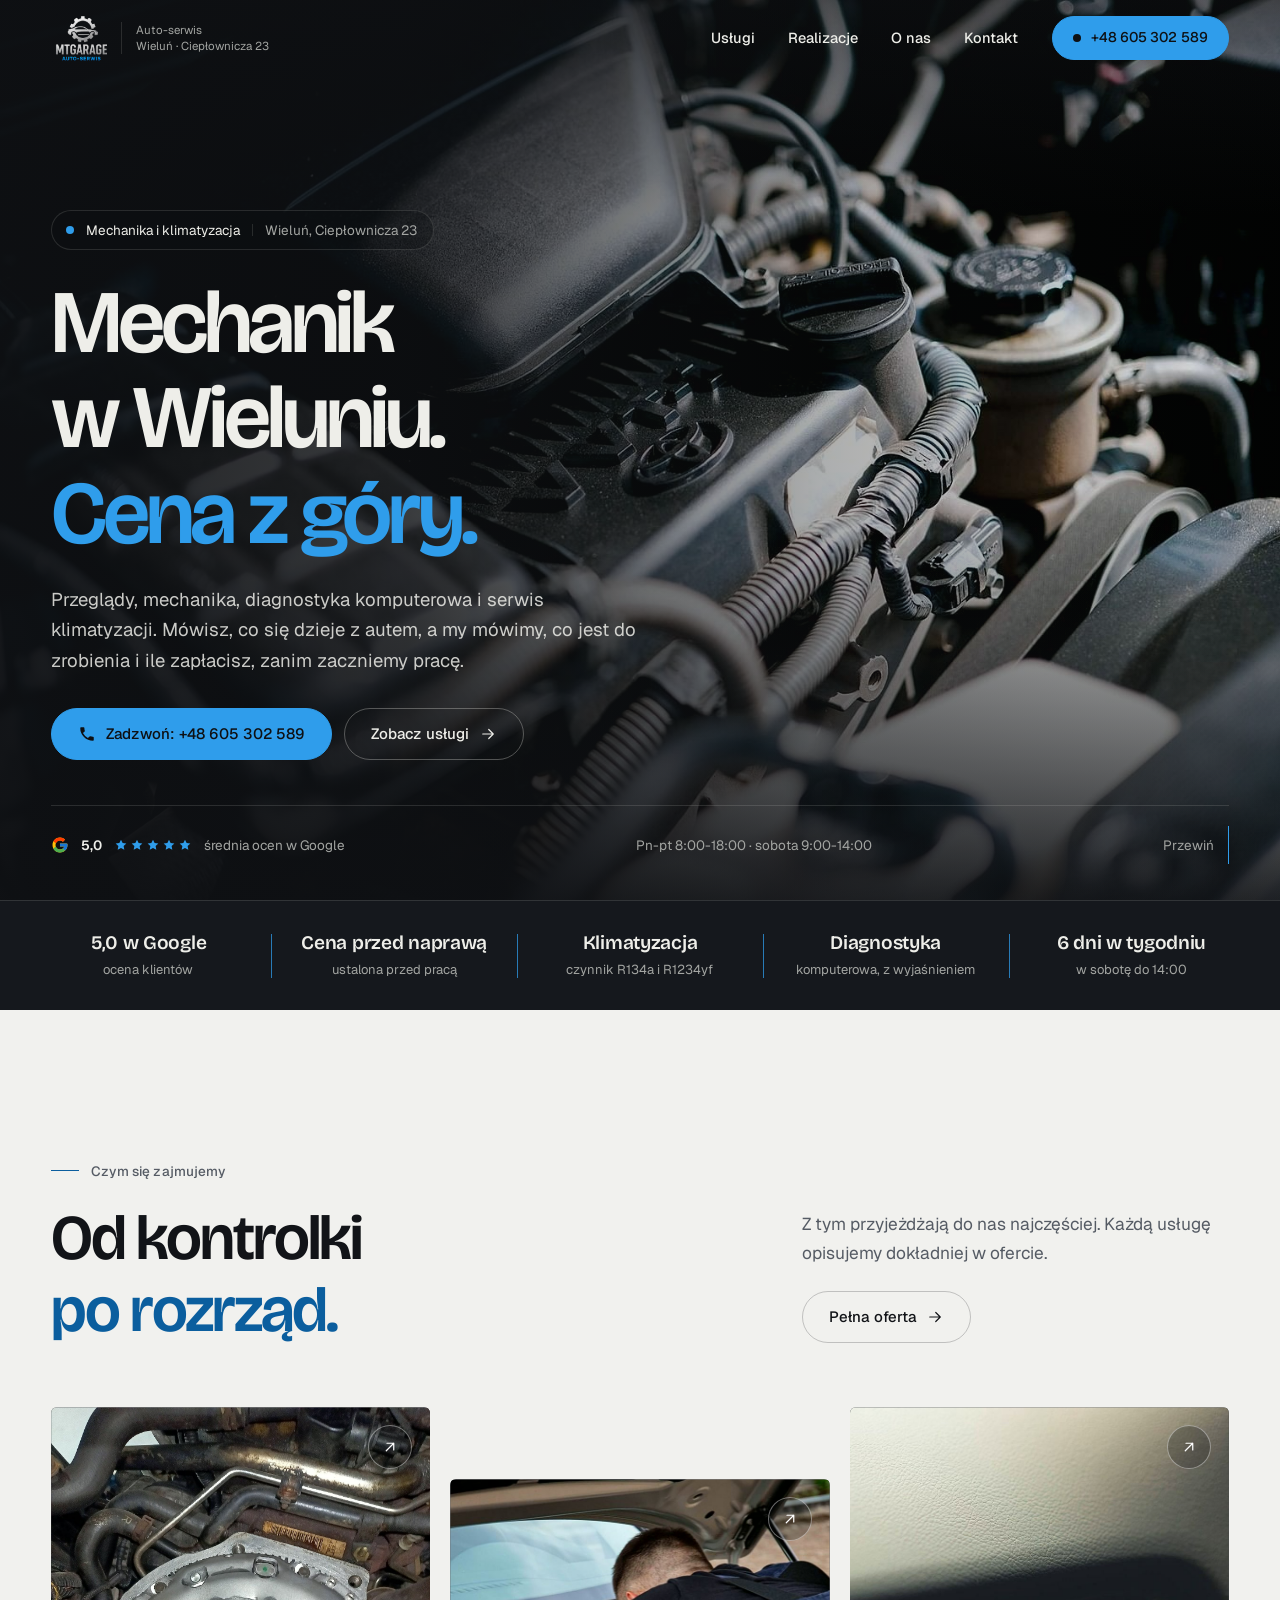
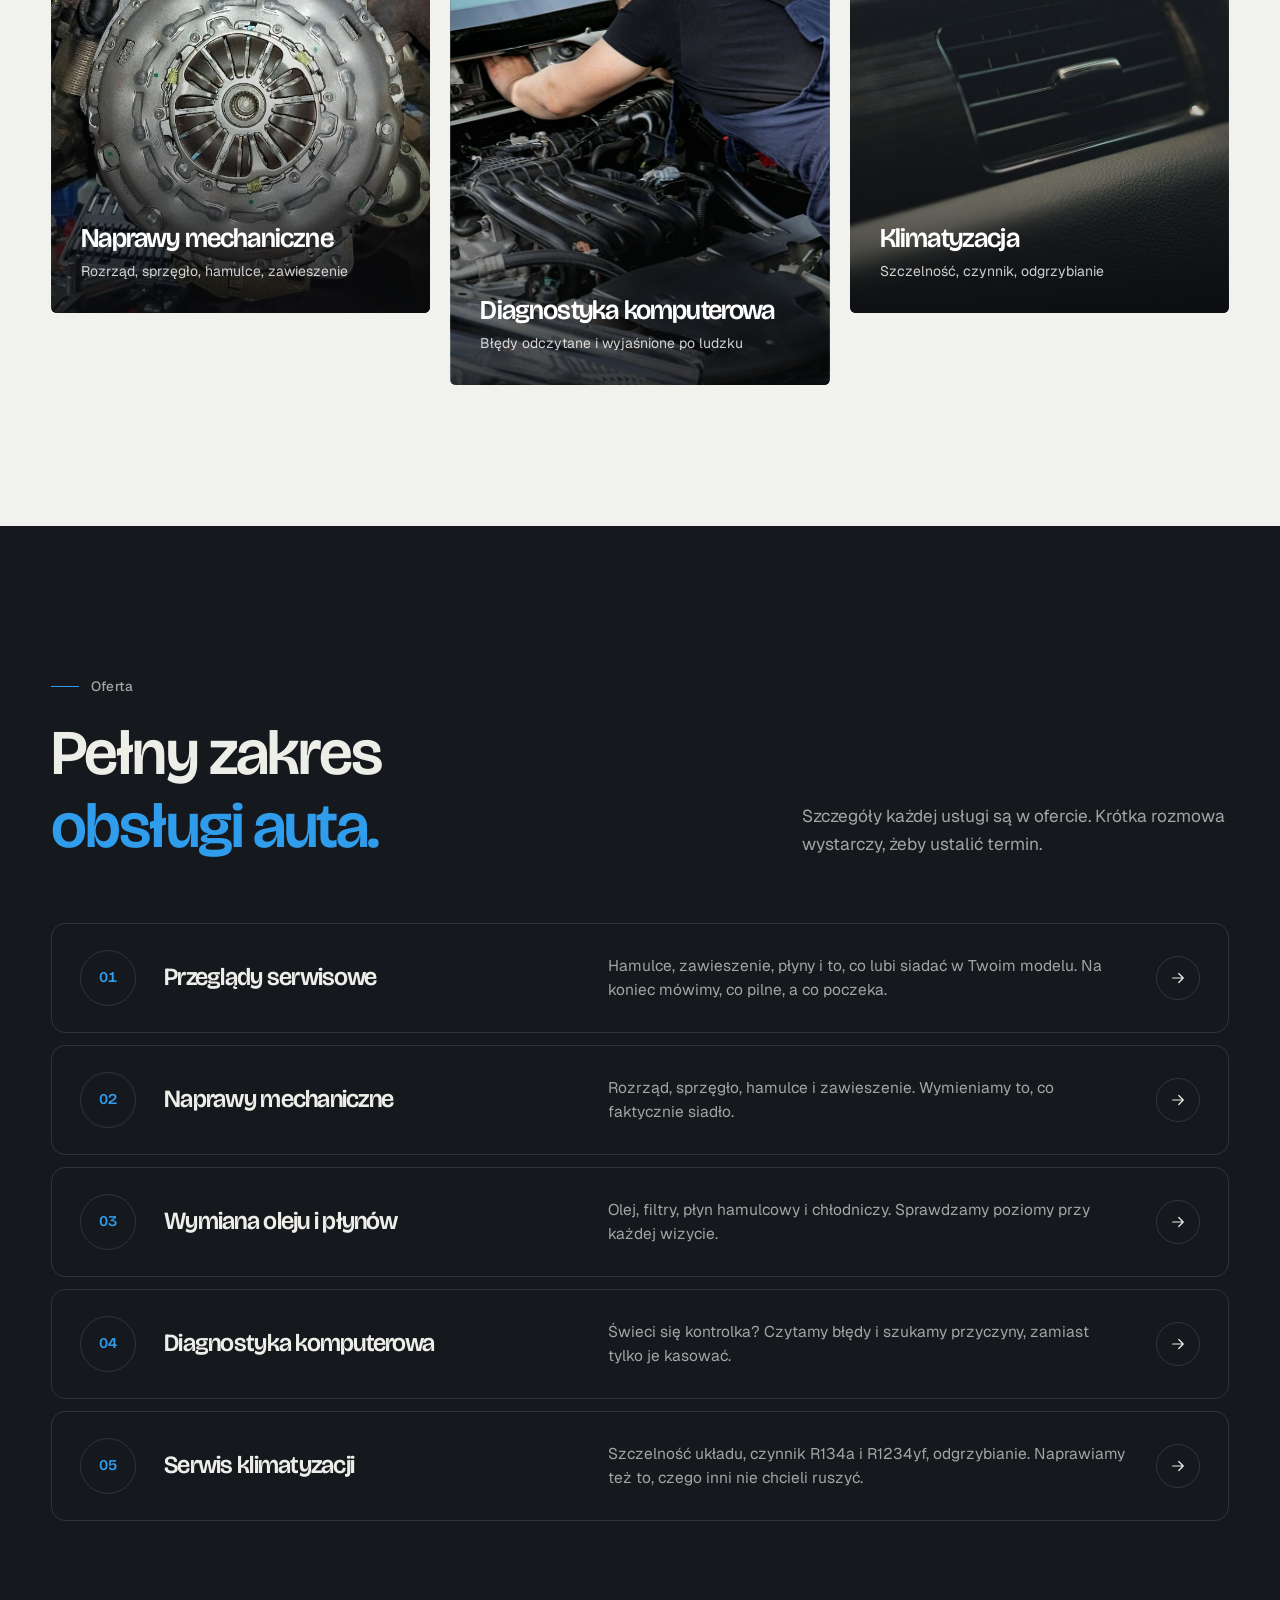
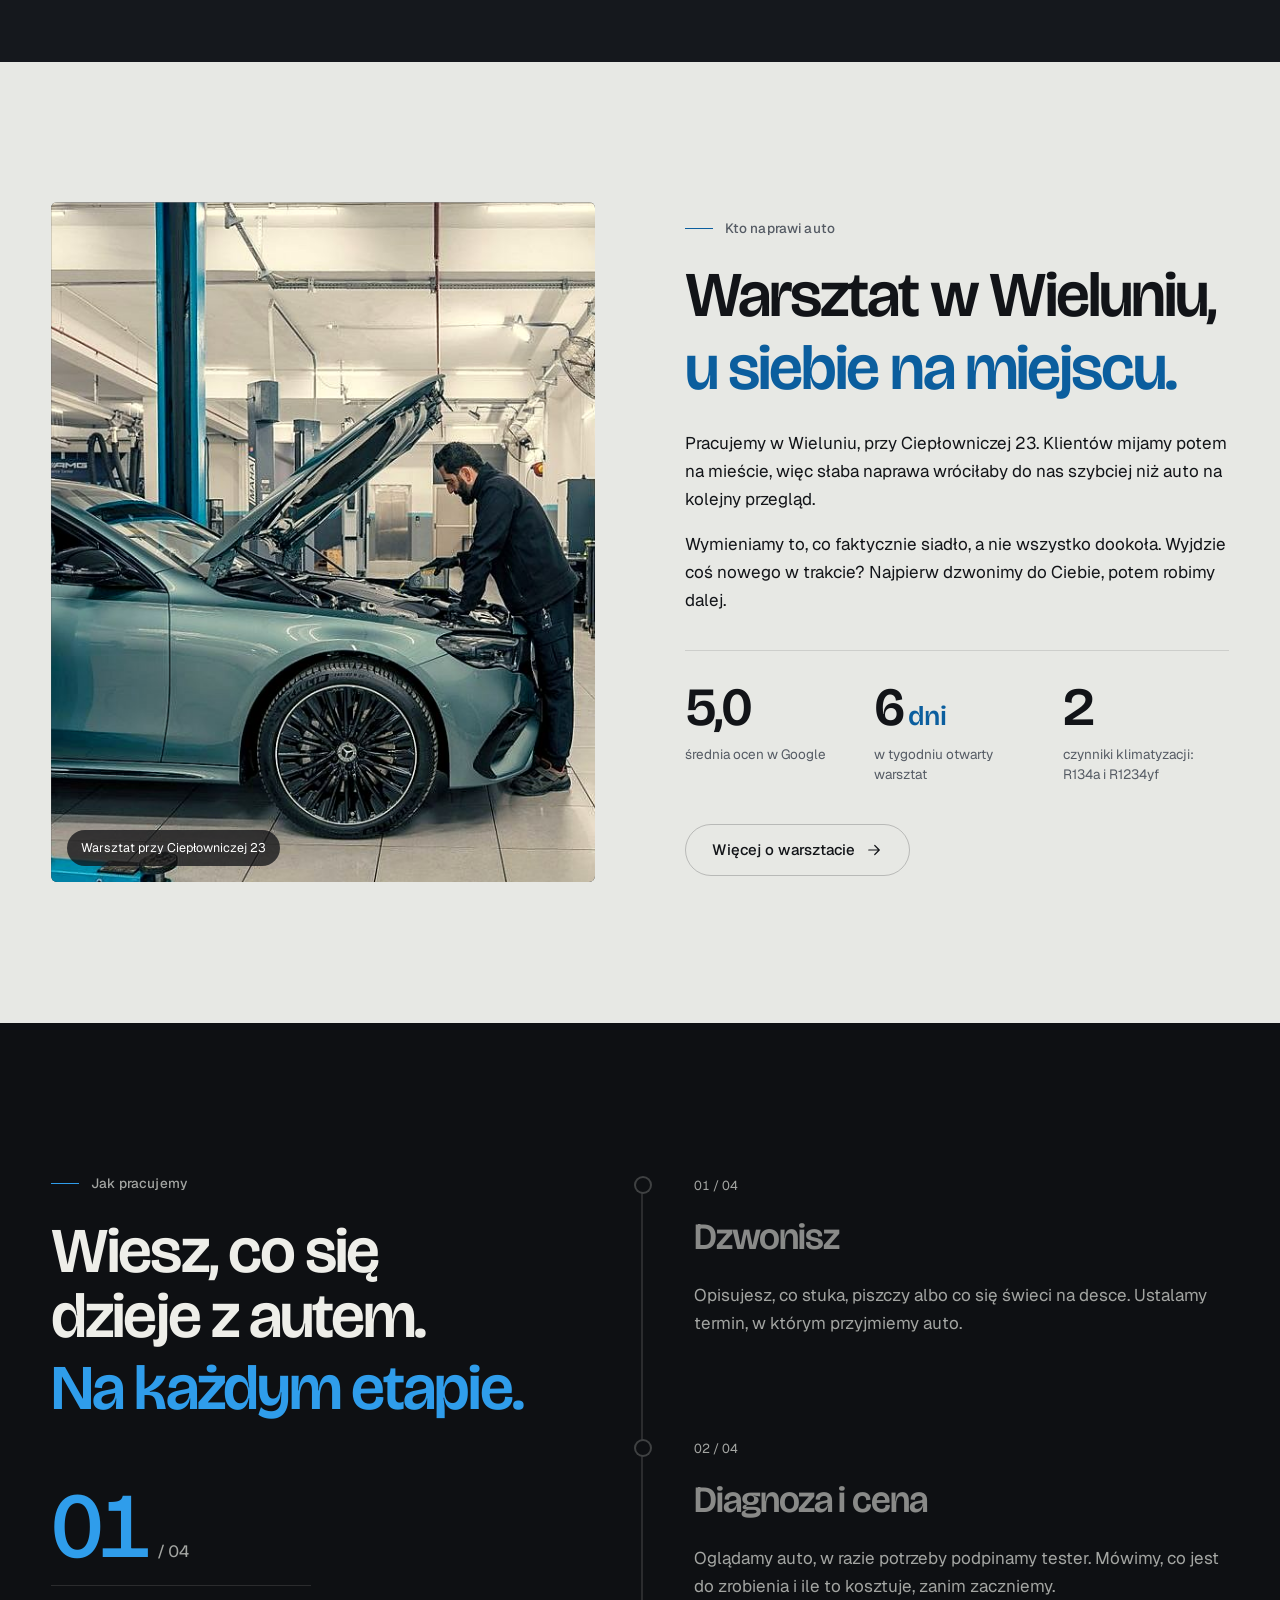
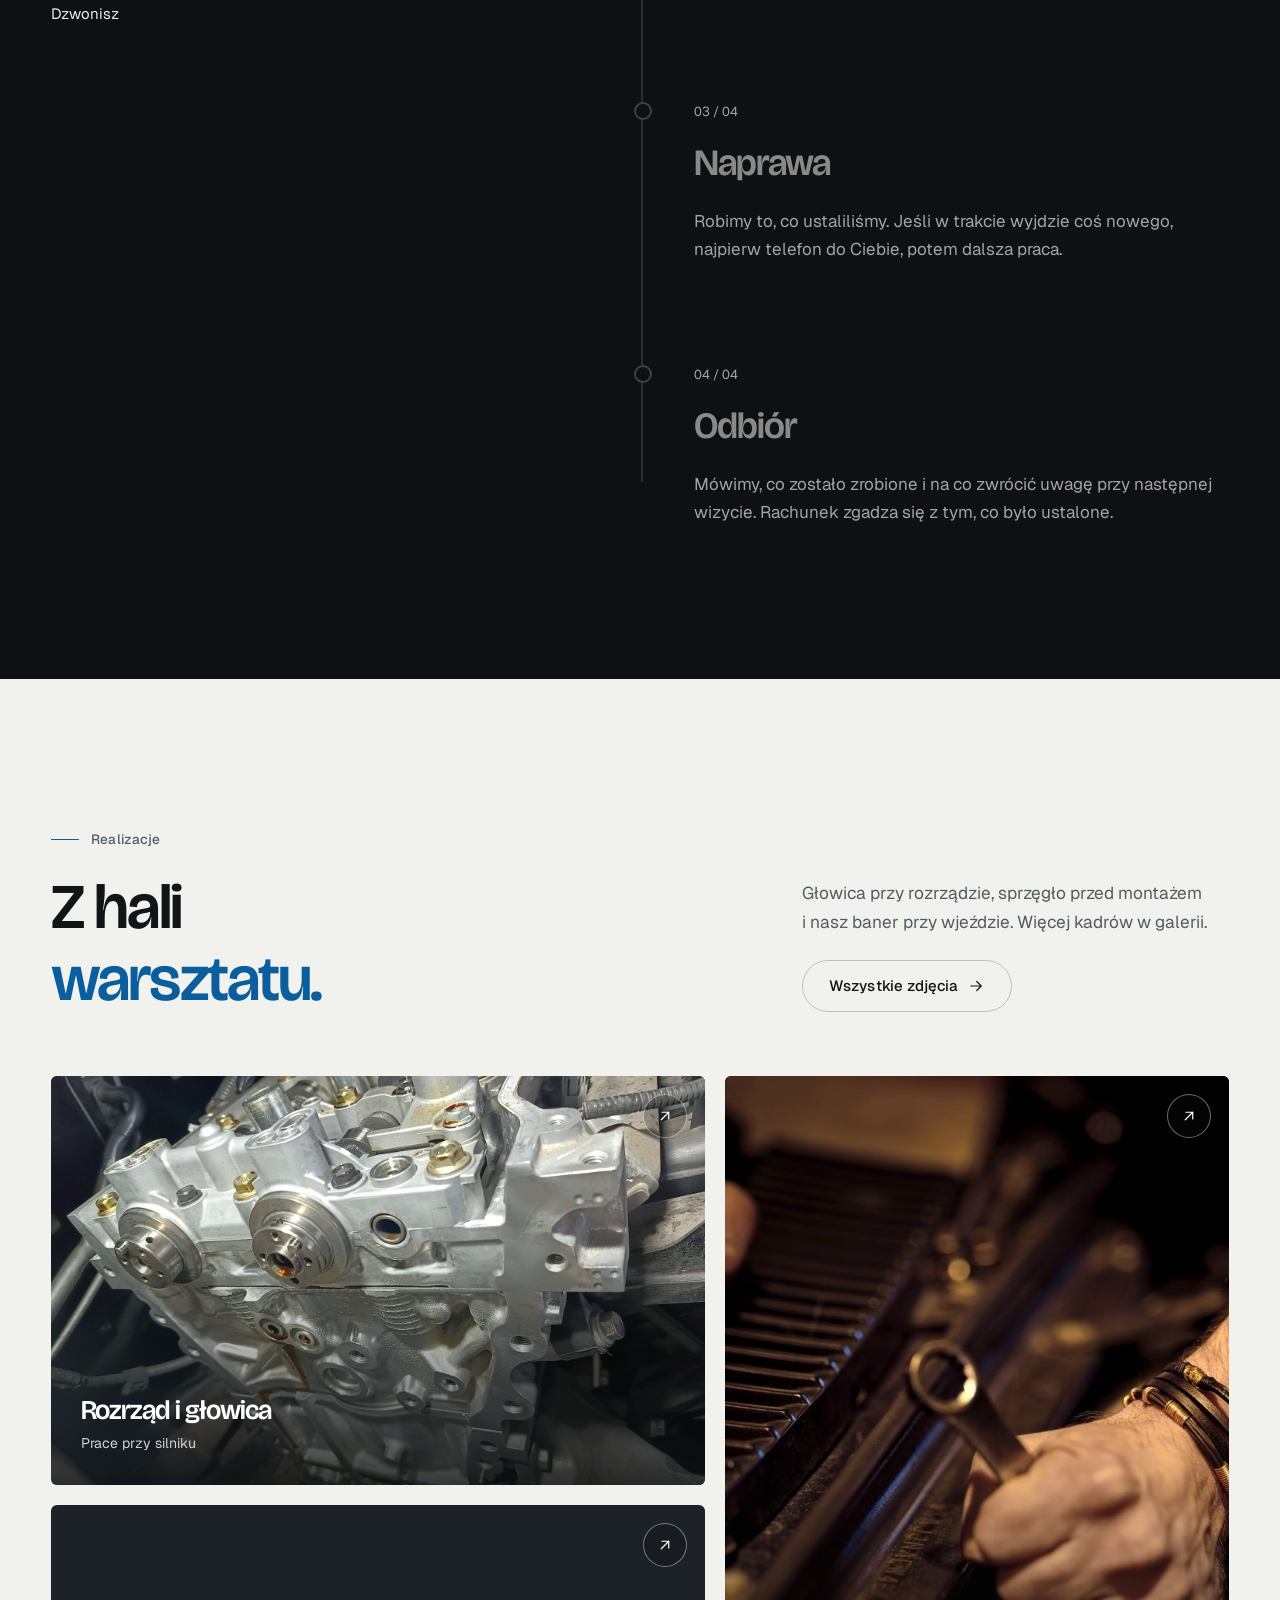
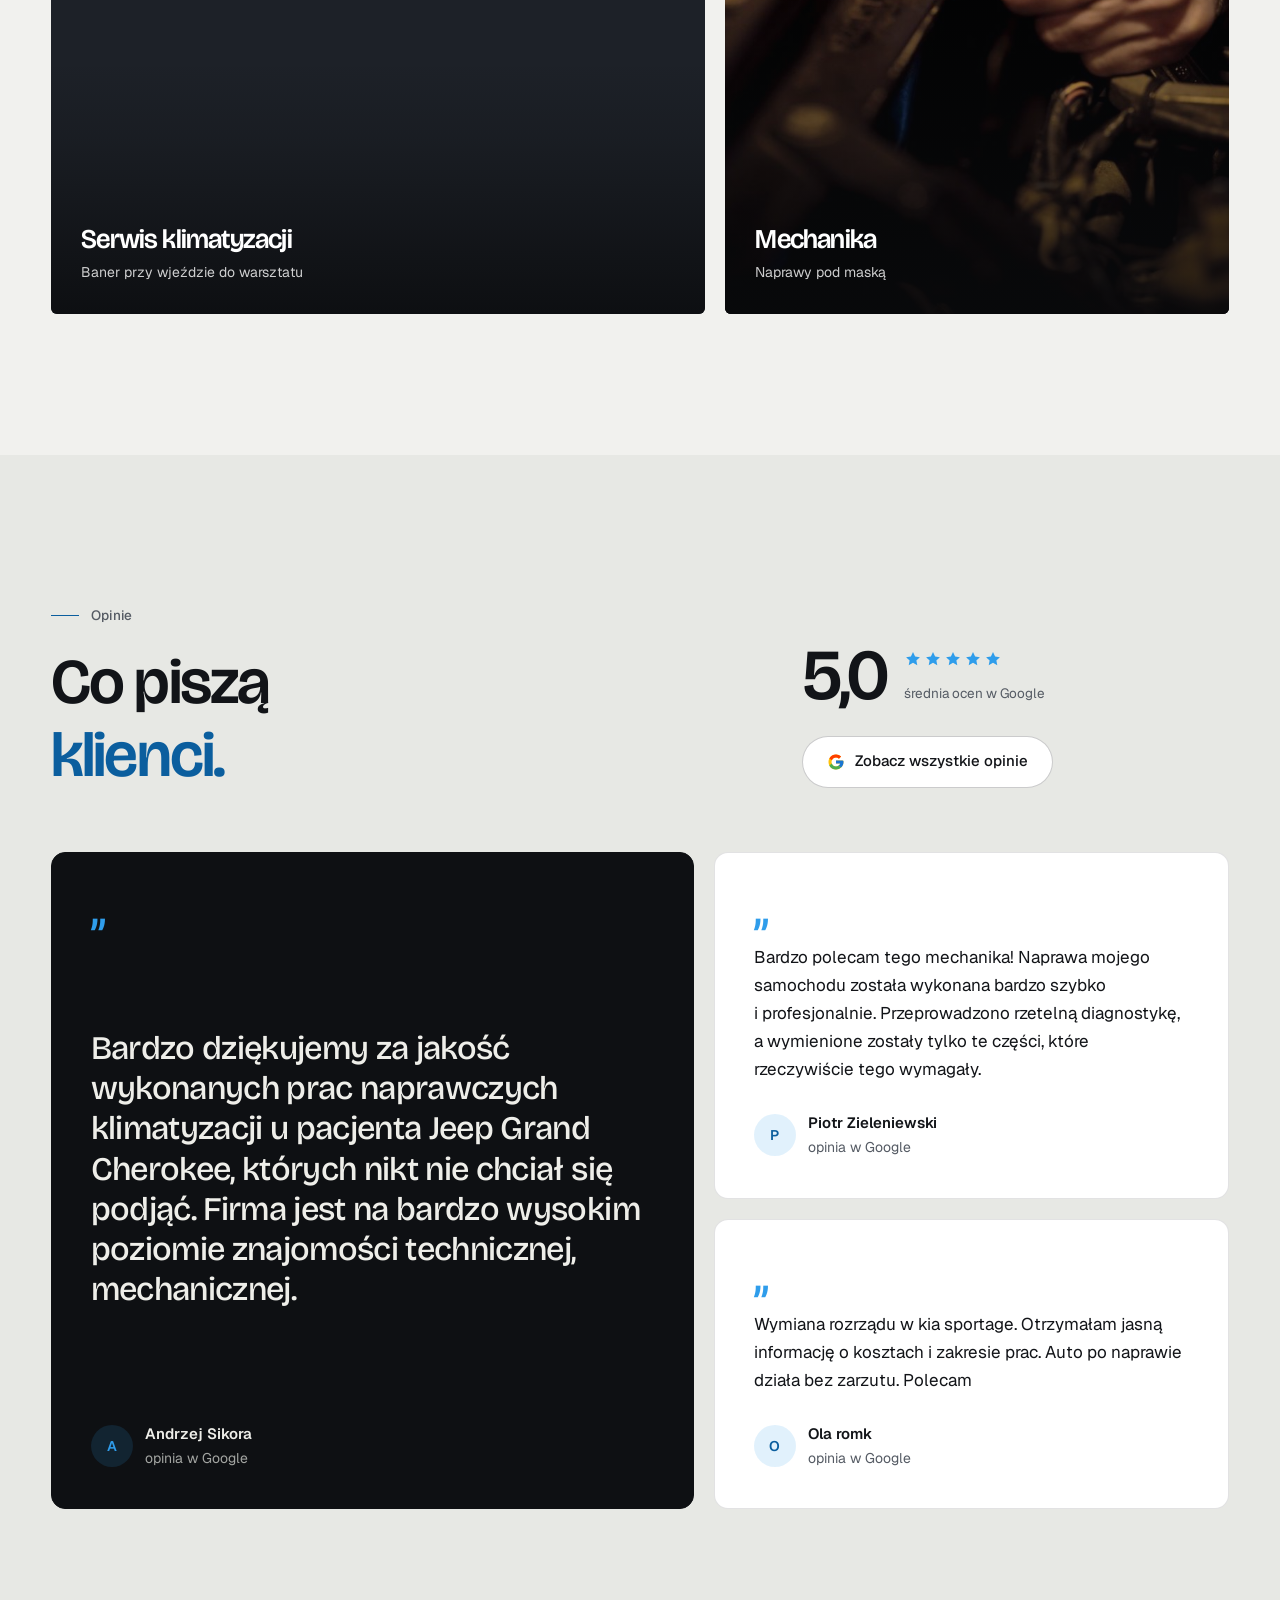
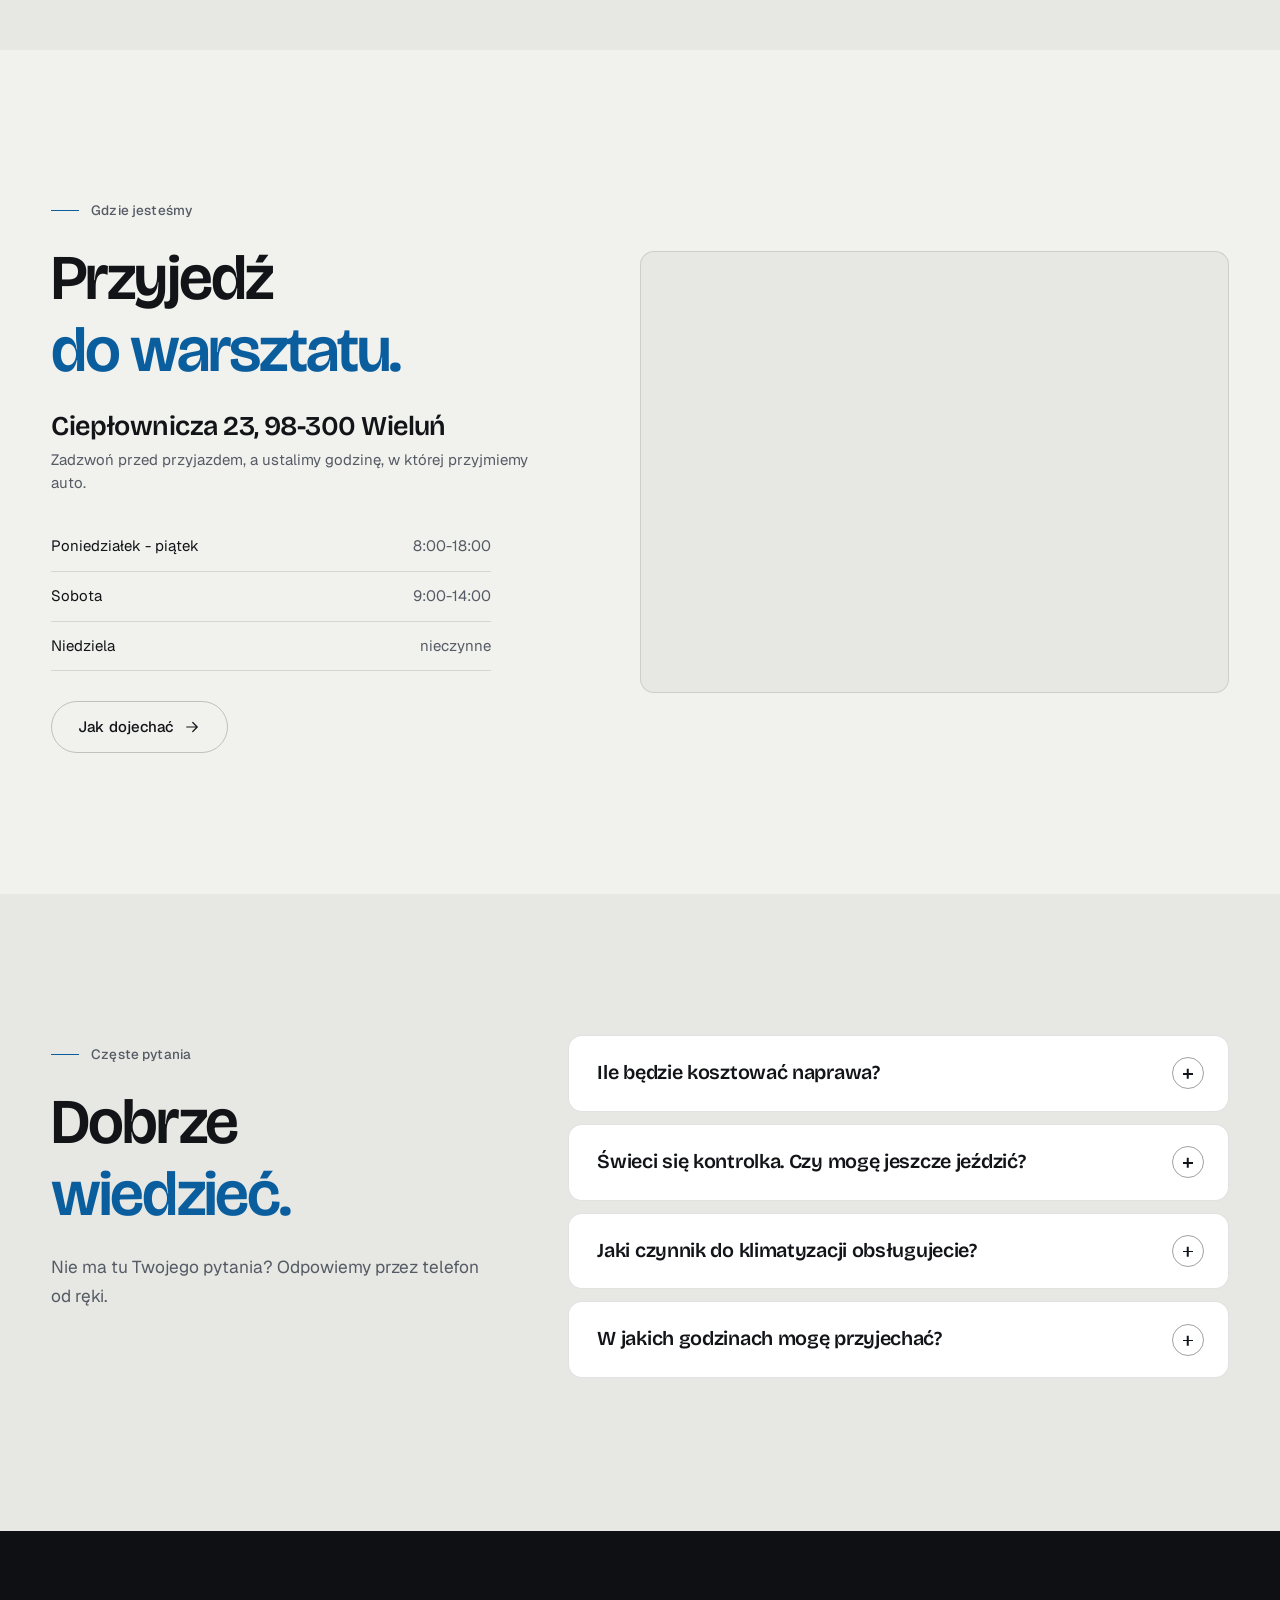
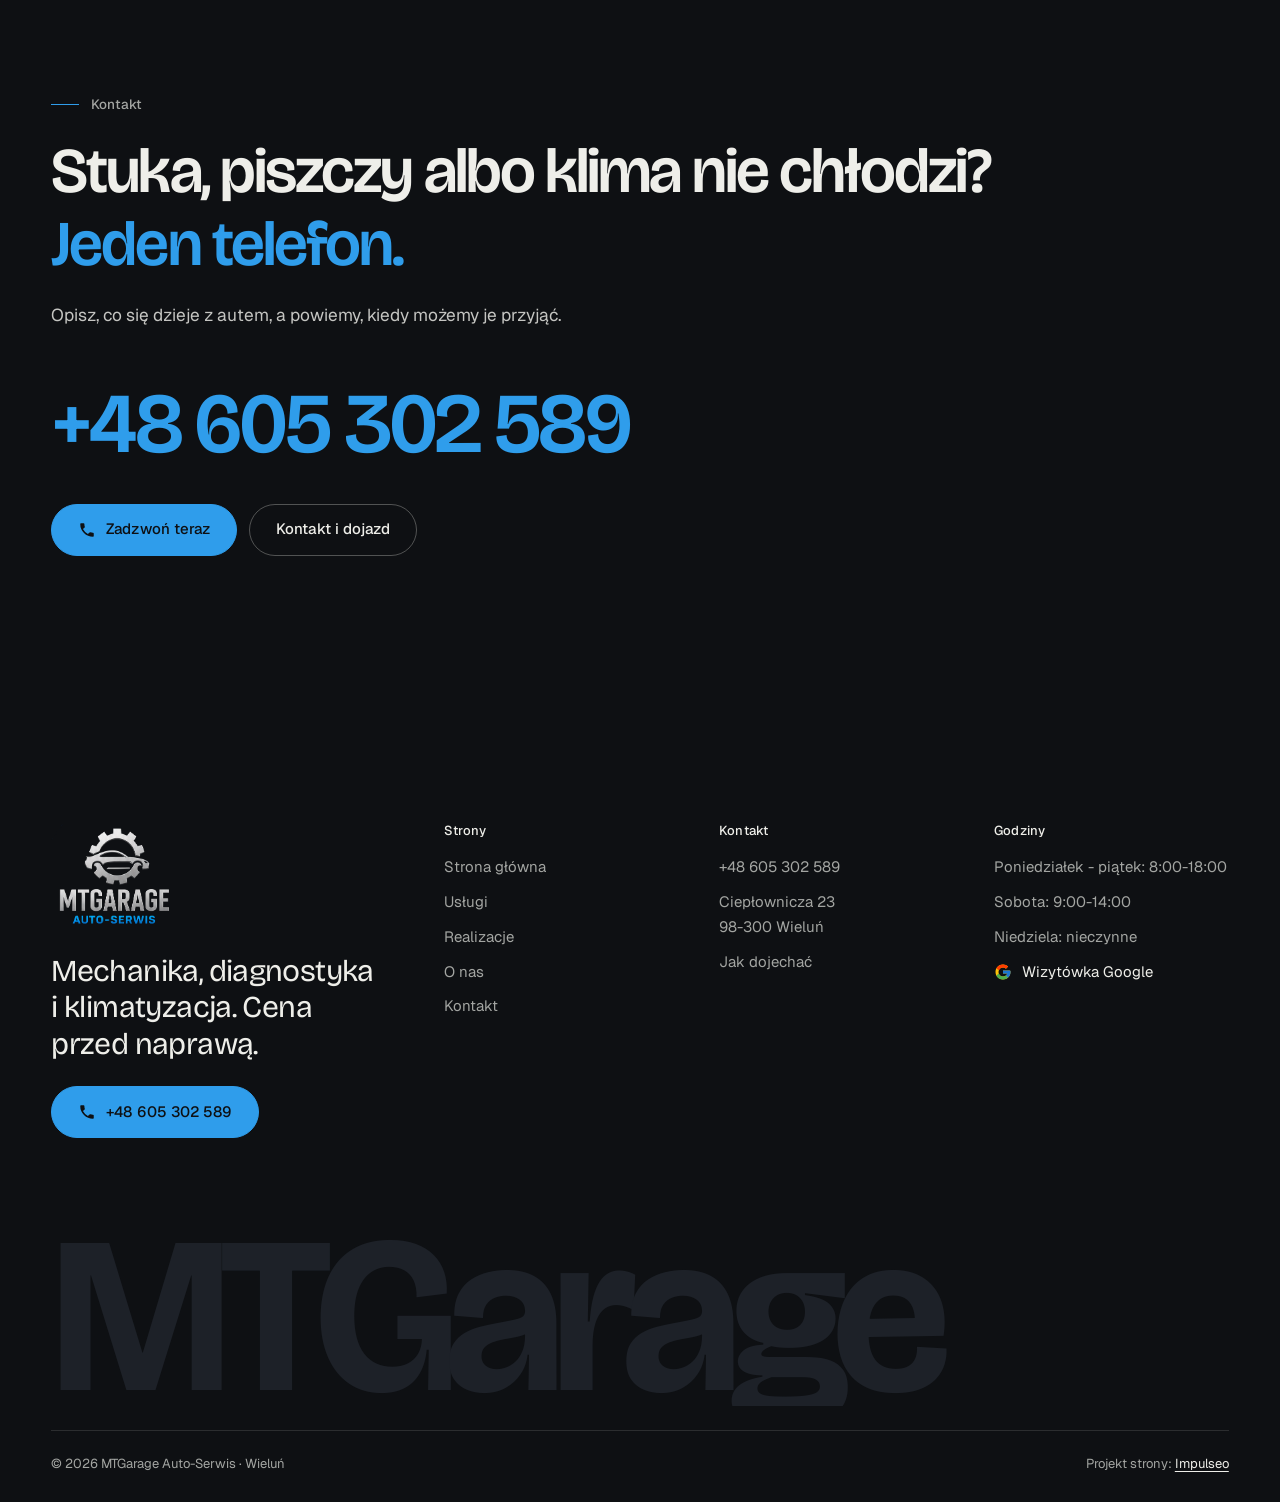
<file: index.html>
<!DOCTYPE html>
<html lang="pl">
<head>
<meta charset="UTF-8">
<meta name="viewport" content="width=device-width, initial-scale=1.0">
<title>MTGarage Auto-Serwis - mechanik Wieluń | naprawy, diagnostyka, klimatyzacja</title>
<meta name="description" content="Warsztat samochodowy w Wieluniu przy Ciepłowniczej 23: naprawy mechaniczne, diagnostyka komputerowa, serwis klimatyzacji R134a i R1234yf. Cenę znasz przed naprawą. Telefon: +48 605 302 589.">
<link rel="canonical" href="https://impulseo-pl.github.io/mtgarage-auto-serwis-mechanik-wielun/">
<meta name="robots" content="noindex, nofollow">
<meta name="theme-color" content="#0E1013">
<meta property="og:type" content="website">
<meta property="og:locale" content="pl_PL">
<meta property="og:site_name" content="MTGarage Auto-Serwis">
<meta property="og:title" content="MTGarage Auto-Serwis - mechanik Wieluń | naprawy, diagnostyka, klimatyzacja">
<meta property="og:description" content="Warsztat samochodowy w Wieluniu przy Ciepłowniczej 23: naprawy mechaniczne, diagnostyka komputerowa, serwis klimatyzacji R134a i R1234yf. Cenę znasz przed naprawą. Telefon: +48 605 302 589.">
<meta property="og:url" content="https://impulseo-pl.github.io/mtgarage-auto-serwis-mechanik-wielun/">
<meta property="og:image" content="https://impulseo-pl.github.io/mtgarage-auto-serwis-mechanik-wielun/img/og.jpg">
<meta property="og:image:width" content="1200">
<meta property="og:image:height" content="630">
<meta name="twitter:card" content="summary_large_image">
<script type="application/ld+json">{"@context": "https://schema.org", "@type": "AutoRepair", "name": "MTGarage Auto-Serwis", "url": "https://impulseo-pl.github.io/mtgarage-auto-serwis-mechanik-wielun/", "telephone": "+48605302589", "image": "https://impulseo-pl.github.io/mtgarage-auto-serwis-mechanik-wielun/img/og.jpg", "address": {"@type": "PostalAddress", "streetAddress": "Ciepłownicza 23", "postalCode": "98-300", "addressLocality": "Wieluń", "addressCountry": "PL"}, "geo": {"@type": "GeoCoordinates", "latitude": 51.2299917, "longitude": 18.574245}, "openingHours": ["Mo-Fr 08:00-18:00", "Sa 09:00-14:00"], "sameAs": ["https://www.google.com/maps?cid=14862300650066879575"]}</script>
<script>(function(){var d=document.documentElement;d.classList.add('js');try{if(!window.matchMedia('(prefers-reduced-motion: reduce)').matches)d.classList.add('anim');}catch(e){}setTimeout(function(){if(!d.classList.contains('anim-ok'))d.classList.remove('anim');},3500);})();</script>
<script>(function(){try{var d=document.documentElement,q=/[?&]intro/.test(location.search);if(!q&&window.matchMedia&&matchMedia('(prefers-reduced-motion: reduce)').matches)return;if(!q&&sessionStorage.getItem('mtgarage_intro'))return;sessionStorage.setItem('mtgarage_intro','1');d.classList.add('intro-on');setTimeout(function(){d.classList.remove('intro-on','intro-gra','intro-out');d.classList.add('hero-go')},4600);}catch(e){}})();</script>
<link rel="preload" as="image" href="img/hero.jpg" fetchpriority="high">
<link rel="preload" as="image" href="img/logo-znak.png">
<link rel="preconnect" href="https://fonts.googleapis.com">
<link rel="preconnect" href="https://fonts.gstatic.com" crossorigin>
<link href="https://fonts.googleapis.com/css2?family=Bricolage+Grotesque:opsz,wght@12..96,400..700&family=Geist:wght@400..600&display=swap" rel="stylesheet">
<link rel="stylesheet" href="assets/styles.css?v=20261030">
<script src="assets/lenis.min.js?v=1.1.20" defer></script>
<script src="assets/main.js?v=20261030" defer></script>
</head>
<body>
<a class="skip" href="#tresc">Przejdź do treści</a>
<header class="site-head">
<div class="intro" aria-hidden="true"><span class="intro-line"><i></i></span><span class="intro-meta">auto-serwis · Wieluń · Ciepłownicza 23</span></div><div class="head-in">
  <a class="brand" href="index.html" aria-label="MTGarage Auto-Serwis - strona główna">
    <span class="znak"><img class="wm" src="img/logo-znak.png" alt="MTGarage Auto-Serwis" width="351" height="304" decoding="async"></span>
    <span class="brand-sub">Auto-serwis<br>Wieluń · Ciepłownicza 23</span>
  </a>
  <nav class="nav-links" aria-label="Menu główne">
    <a class="nl" href="oferta.html">Usługi</a><a class="nl" href="realizacje.html">Realizacje</a><a class="nl" href="o-nas.html">O&nbsp;nas</a><a class="nl" href="kontakt.html">Kontakt</a>
    <a class="btn btn-main nav-cta" href="tel:+48605302589"><span class="live" aria-hidden="true"></span>+48 605 302 589</a>
  </nav>
  <button class="burger" type="button" aria-label="Otwórz menu" aria-expanded="false" aria-controls="mnav"><span></span><span></span></button>
</div>
</header>
<script>(function(){var d=document.documentElement;if(!d.classList.contains('intro-on'))return;
var wyszlo=false,koniec=false,t0=Date.now();
function heroGotowe(){var im=document.querySelector('.hero-media img');return !!(im&&im.complete&&im.naturalWidth>0);}
function sprzataj(){if(koniec)return;koniec=true;d.classList.add('hero-go');d.classList.remove('intro-on','intro-gra','intro-out');
['--i-w','--i-h','--i-px','--i-py','--i-zmniejsz','--i-baza-w','--i-baza-h'].forEach(function(k){d.style.removeProperty(k);});
try{document.dispatchEvent(new Event('wejscie:koniec'));}catch(e){}}
function wyjdz(){if(wyszlo||koniec)return;wyszlo=true;d.classList.add('intro-out');setTimeout(function(){d.classList.add('hero-go');},240);setTimeout(sprzataj,880);}
function moze(){if(wyszlo||koniec)return;var t=Date.now()-t0;if(t>=1300&&(heroGotowe()||t>=1700))wyjdz();else setTimeout(moze,60);}
try{var znak=document.querySelector('.brand .znak'),wm=znak&&znak.querySelector('.wm');if(!wm){sprzataj();return;}
znak.classList.add('mierze');var r=wm.getBoundingClientRect();znak.classList.remove('mierze');
if(!r.width||!r.height){sprzataj();return;}
var W=window.innerWidth,H=window.innerHeight,cel=W<680?Math.min(W*0.5,210):Math.min(W*0.2,280);cel=Math.max(r.width,cel);
var u=function(k,v){d.style.setProperty(k,v);};
u('--i-w',Math.round(cel)+'px');u('--i-h',Math.round(cel*r.height/r.width)+'px');u('--i-zmniejsz',(r.width/cel).toFixed(4));
u('--i-px',Math.round(r.left+r.width/2-W/2)+'px');u('--i-py',Math.round(r.top+r.height/2-H/2)+'px');
u('--i-baza-w',Math.round(r.width)+'px');u('--i-baza-h',Math.round(r.height)+'px');
var start=function(){requestAnimationFrame(function(){requestAnimationFrame(function(){d.classList.add('intro-gra');t0=Date.now();moze();});});};
if(wm.complete&&wm.naturalWidth)start();else{wm.addEventListener('load',start,{once:true});wm.addEventListener('error',sprzataj,{once:true});}
['wheel','touchstart','keydown','pointerdown'].forEach(function(ev){window.addEventListener(ev,function(){sprzataj();},{once:true,passive:true});});
setTimeout(sprzataj,3900);
}catch(e){sprzataj();}})();</script>
<div class="mnav" id="mnav">
  <div class="mnav-in">
    <a class="ml" href="index.html" aria-current="page">Strona główna</a><a class="ml" href="oferta.html">Usługi</a><a class="ml" href="realizacje.html">Realizacje</a><a class="ml" href="o-nas.html">O&nbsp;nas</a><a class="ml" href="kontakt.html">Kontakt</a>
    <div class="mnav-foot">
      <span>Pn-pt 8:00-18:00, sobota 9:00-14:00</span>
      <a class="btn btn-main" href="tel:+48605302589"><svg class="ico" width="16" height="16" viewBox="0 0 24 24" fill="none" aria-hidden="true"><path d="M6.6 10.8a15.5 15.5 0 0 0 6.6 6.6l2.2-2.2a1 1 0 0 1 1-.24 11.4 11.4 0 0 0 3.6.58 1 1 0 0 1 1 1V20a1 1 0 0 1-1 1A17 17 0 0 1 3 4a1 1 0 0 1 1-1h3.5a1 1 0 0 1 1 1c0 1.25.2 2.46.58 3.6a1 1 0 0 1-.25 1l-2.23 2.2Z" fill="currentColor"/></svg>+48 605 302 589</a>
    </div>
  </div>
</div>
<main id="tresc">

<section class="hero">
  <div class="hero-media"><img src="img/hero.jpg" alt="Komora silnika samochodu z bliska" width="1600" height="1066" decoding="async" fetchpriority="high"></div>
  <div class="hero-in">
    <p class="hero-tag up" style="--d:0"><span class="live" aria-hidden="true"></span>Mechanika i&nbsp;klimatyzacja<span class="sep" aria-hidden="true"></span><span class="muted">Wieluń, Ciepłownicza 23</span></p>
    <h1><span class="ln"><span class="ln-i" style="--k:0">Mechanik</span></span><span class="ln"><span class="ln-i" style="--k:1">w&nbsp;Wieluniu.</span></span><span class="ln"><span class="ln-i" style="--k:2"><em>Cena z&nbsp;góry.</em></span></span></h1>
    <p class="hero-lead up" style="--d:380">Przeglądy, mechanika, diagnostyka komputerowa i&nbsp;serwis klimatyzacji. Mówisz, co się dzieje z&nbsp;autem, a&nbsp;my mówimy, co jest do zrobienia i&nbsp;ile zapłacisz, zanim zaczniemy pracę.</p>
    <div class="hero-ctas up" style="--d:500">
      <a class="btn btn-main" href="tel:+48605302589"><svg class="ico" width="16" height="16" viewBox="0 0 24 24" fill="none" aria-hidden="true"><path d="M6.6 10.8a15.5 15.5 0 0 0 6.6 6.6l2.2-2.2a1 1 0 0 1 1-.24 11.4 11.4 0 0 0 3.6.58 1 1 0 0 1 1 1V20a1 1 0 0 1-1 1A17 17 0 0 1 3 4a1 1 0 0 1 1-1h3.5a1 1 0 0 1 1 1c0 1.25.2 2.46.58 3.6a1 1 0 0 1-.25 1l-2.23 2.2Z" fill="currentColor"/></svg>Zadzwoń: +48 605 302 589</a>
      <a class="btn btn-ghost" href="oferta.html">Zobacz usługi<svg class="ico arr" width="18" height="18" viewBox="0 0 24 24" fill="none" stroke="currentColor" stroke-width="1.6" stroke-linecap="round" stroke-linejoin="round" aria-hidden="true"><path d="M5 12h14M13 6l6 6-6 6"/></svg></a>
    </div>
    <div class="hero-foot up" style="--d:640">
      <span class="rate"><svg class="g-logo" viewBox="0 0 48 48" aria-hidden="true"><path fill="#FFC107" d="M43.6 20.5H42V20H24v8h11.3C33.7 32.7 29.2 36 24 36c-6.6 0-12-5.4-12-12s5.4-12 12-12c3.1 0 5.8 1.2 7.9 3.1l5.7-5.7C34 6.1 29.3 4 24 4 12.9 4 4 12.9 4 24s8.9 20 20 20 20-8.9 20-20c0-1.3-.1-2.4-.4-3.5z"/><path fill="#FF3D00" d="m6.3 14.7 6.6 4.8C14.7 15.1 19 12 24 12c3.1 0 5.8 1.2 7.9 3.1l5.7-5.7C34 6.1 29.3 4 24 4 16.3 4 9.7 8.3 6.3 14.7z"/><path fill="#4CAF50" d="M24 44c5.2 0 9.9-2 13.4-5.2l-6.2-5.2A11.9 11.9 0 0 1 24 36c-5.2 0-9.6-3.3-11.3-7.9l-6.5 5C9.5 39.6 16.2 44 24 44z"/><path fill="#1976D2" d="M43.6 20.5H42V20H24v8h11.3a12 12 0 0 1-4.1 5.6l6.2 5.2C37 39.2 44 34 44 24c0-1.3-.1-2.4-.4-3.5z"/></svg><b>5,0</b><span class="stars" aria-label="Ocena 5 na 5"><svg viewBox="0 0 24 24" aria-hidden="true"><path fill="currentColor" d="M12 2.8l2.8 5.9 6.4.8-4.7 4.4 1.2 6.3L12 17.1l-5.7 3.1 1.2-6.3L2.8 9.5l6.4-.8z"/></svg><svg viewBox="0 0 24 24" aria-hidden="true"><path fill="currentColor" d="M12 2.8l2.8 5.9 6.4.8-4.7 4.4 1.2 6.3L12 17.1l-5.7 3.1 1.2-6.3L2.8 9.5l6.4-.8z"/></svg><svg viewBox="0 0 24 24" aria-hidden="true"><path fill="currentColor" d="M12 2.8l2.8 5.9 6.4.8-4.7 4.4 1.2 6.3L12 17.1l-5.7 3.1 1.2-6.3L2.8 9.5l6.4-.8z"/></svg><svg viewBox="0 0 24 24" aria-hidden="true"><path fill="currentColor" d="M12 2.8l2.8 5.9 6.4.8-4.7 4.4 1.2 6.3L12 17.1l-5.7 3.1 1.2-6.3L2.8 9.5l6.4-.8z"/></svg><svg viewBox="0 0 24 24" aria-hidden="true"><path fill="currentColor" d="M12 2.8l2.8 5.9 6.4.8-4.7 4.4 1.2 6.3L12 17.1l-5.7 3.1 1.2-6.3L2.8 9.5l6.4-.8z"/></svg></span><span>średnia ocen w&nbsp;Google</span></span>
      <span>Pn-pt 8:00-18:00 · sobota 9:00-14:00</span>
      <span class="cue" aria-hidden="true">Przewiń<span class="cue-line"><i></i></span></span>
    </div>
  </div>
</section>

<section class="strip" aria-label="Najważniejsze w skrócie">
  <div class="strip-in">
    <div class="strip-it"><div class="k">5,0 w&nbsp;Google</div><div class="v">ocena klientów</div></div>
    <div class="strip-it"><div class="k">Cena przed naprawą</div><div class="v">ustalona przed pracą</div></div>
    <div class="strip-it"><div class="k">Klimatyzacja</div><div class="v">czynnik R134a i&nbsp;R1234yf</div></div>
    <div class="strip-it"><div class="k">Diagnostyka</div><div class="v">komputerowa, z&nbsp;wyjaśnieniem</div></div>
    <div class="strip-it"><div class="k">6 dni w&nbsp;tygodniu</div><div class="v">w&nbsp;sobotę do 14:00</div></div>
  </div>
</section>

<section class="sec" id="uslugi">
  <div class="wrap">
    <div class="sec-head">
      <div>
        <p class="eyebrow rv">Czym się zajmujemy</p>
        <h2 class="h2 rv rv-h"><span class="ln"><span class="ln-i" style="--k:0">Od kontrolki</span></span><span class="ln"><span class="ln-i" style="--k:1"><em>po rozrząd.</em></span></span></h2>
      </div>
      <div class="side rv" style="--d:120">
        <p class="lead">Z&nbsp;tym przyjeżdżają do nas najczęściej. Każdą usługę opisujemy dokładniej w&nbsp;ofercie.</p>
        <a class="btn btn-ghost" href="oferta.html">Pełna oferta<svg class="ico arr" width="18" height="18" viewBox="0 0 24 24" fill="none" stroke="currentColor" stroke-width="1.6" stroke-linecap="round" stroke-linejoin="round" aria-hidden="true"><path d="M5 12h14M13 6l6 6-6 6"/></svg></a>
      </div>
    </div>
    <div class="tiles-3">
      <a class="tile rv-img rv" style="--d:0" href="oferta.html#naprawy">
        <img src="img/g2.jpg" alt="Sprzęgło przygotowane do montażu w warsztacie MTGarage" width="1300" height="1735" decoding="async">
        <span class="go" aria-hidden="true"><svg class="ico" width="18" height="18" viewBox="0 0 24 24" fill="none" stroke="currentColor" stroke-width="1.6" stroke-linecap="round" stroke-linejoin="round" aria-hidden="true"><path d="M7 17 17 7M8 7h9v9"/></svg></span>
        <span class="tile-cap"><h3>Naprawy mechaniczne</h3><span>Rozrząd, sprzęgło, hamulce, zawieszenie</span></span>
      </a><a class="tile rv-img rv" style="--d:120" href="oferta.html#diagnostyka">
        <img src="img/g8.jpg" alt="Mechanik sprawdza silnik pod otwartą maską" width="1600" height="1066" decoding="async">
        <span class="go" aria-hidden="true"><svg class="ico" width="18" height="18" viewBox="0 0 24 24" fill="none" stroke="currentColor" stroke-width="1.6" stroke-linecap="round" stroke-linejoin="round" aria-hidden="true"><path d="M7 17 17 7M8 7h9v9"/></svg></span>
        <span class="tile-cap"><h3>Diagnostyka komputerowa</h3><span>Błędy odczytane i&nbsp;wyjaśnione po ludzku</span></span>
      </a><a class="tile rv-img rv" style="--d:240" href="oferta.html#klimatyzacja">
        <img src="img/g4.jpg" alt="Kratka nawiewu klimatyzacji w samochodzie" width="1600" height="1066" decoding="async">
        <span class="go" aria-hidden="true"><svg class="ico" width="18" height="18" viewBox="0 0 24 24" fill="none" stroke="currentColor" stroke-width="1.6" stroke-linecap="round" stroke-linejoin="round" aria-hidden="true"><path d="M7 17 17 7M8 7h9v9"/></svg></span>
        <span class="tile-cap"><h3>Klimatyzacja</h3><span>Szczelność, czynnik, odgrzybianie</span></span>
      </a>
    </div>
  </div>
</section>

<section class="sec dark-2" id="oferta">
  <div class="wrap">
    <div class="sec-head">
      <div>
        <p class="eyebrow rv">Oferta</p>
        <h2 class="h2 rv rv-h"><span class="ln"><span class="ln-i" style="--k:0">Pełny zakres</span></span><span class="ln"><span class="ln-i" style="--k:1"><em>obsługi auta.</em></span></span></h2>
      </div>
      <div class="side rv" style="--d:120">
        <p class="lead">Szczegóły każdej usługi są w&nbsp;ofercie. Krótka rozmowa wystarczy, żeby ustalić termin.</p>
      </div>
    </div>
    <div class="svc-list">
      <a class="card rv" style="--d:0" href="oferta.html#przeglady">
        <span class="ic">01</span>
        <h3>Przeglądy serwisowe</h3>
        <p>Hamulce, zawieszenie, płyny i&nbsp;to, co lubi siadać w&nbsp;Twoim modelu. Na koniec mówimy, co pilne, a&nbsp;co poczeka.</p>
        <span class="go" aria-hidden="true"><svg class="ico arr" width="18" height="18" viewBox="0 0 24 24" fill="none" stroke="currentColor" stroke-width="1.6" stroke-linecap="round" stroke-linejoin="round" aria-hidden="true"><path d="M5 12h14M13 6l6 6-6 6"/></svg></span>
      </a><a class="card rv" style="--d:60" href="oferta.html#naprawy">
        <span class="ic">02</span>
        <h3>Naprawy mechaniczne</h3>
        <p>Rozrząd, sprzęgło, hamulce i&nbsp;zawieszenie. Wymieniamy to, co faktycznie siadło.</p>
        <span class="go" aria-hidden="true"><svg class="ico arr" width="18" height="18" viewBox="0 0 24 24" fill="none" stroke="currentColor" stroke-width="1.6" stroke-linecap="round" stroke-linejoin="round" aria-hidden="true"><path d="M5 12h14M13 6l6 6-6 6"/></svg></span>
      </a><a class="card rv" style="--d:120" href="oferta.html#olej">
        <span class="ic">03</span>
        <h3>Wymiana oleju i&nbsp;płynów</h3>
        <p>Olej, filtry, płyn hamulcowy i&nbsp;chłodniczy. Sprawdzamy poziomy przy każdej wizycie.</p>
        <span class="go" aria-hidden="true"><svg class="ico arr" width="18" height="18" viewBox="0 0 24 24" fill="none" stroke="currentColor" stroke-width="1.6" stroke-linecap="round" stroke-linejoin="round" aria-hidden="true"><path d="M5 12h14M13 6l6 6-6 6"/></svg></span>
      </a><a class="card rv" style="--d:180" href="oferta.html#diagnostyka">
        <span class="ic">04</span>
        <h3>Diagnostyka komputerowa</h3>
        <p>Świeci się kontrolka? Czytamy błędy i&nbsp;szukamy przyczyny, zamiast tylko je kasować.</p>
        <span class="go" aria-hidden="true"><svg class="ico arr" width="18" height="18" viewBox="0 0 24 24" fill="none" stroke="currentColor" stroke-width="1.6" stroke-linecap="round" stroke-linejoin="round" aria-hidden="true"><path d="M5 12h14M13 6l6 6-6 6"/></svg></span>
      </a><a class="card rv" style="--d:240" href="oferta.html#klimatyzacja">
        <span class="ic">05</span>
        <h3>Serwis klimatyzacji</h3>
        <p>Szczelność układu, czynnik R134a i&nbsp;R1234yf, odgrzybianie. Naprawiamy też to, czego inni nie chcieli ruszyć.</p>
        <span class="go" aria-hidden="true"><svg class="ico arr" width="18" height="18" viewBox="0 0 24 24" fill="none" stroke="currentColor" stroke-width="1.6" stroke-linecap="round" stroke-linejoin="round" aria-hidden="true"><path d="M5 12h14M13 6l6 6-6 6"/></svg></span>
      </a>
    </div>
  </div>
</section>

<section class="sec paper-2">
  <div class="wrap about">
    <figure class="fig rv-img rv">
      <img src="img/about.jpg" alt="Mechanik przy samochodzie na stanowisku w warsztacie" width="1200" height="800" decoding="async" data-plx="36" style="height:112%;margin-top:-6%">
      <figcaption class="fig-tag">Warsztat przy Ciepłowniczej 23</figcaption>
    </figure>
    <div>
      <p class="eyebrow rv">Kto naprawi auto</p>
      <h2 class="h2 rv rv-h"><span class="ln"><span class="ln-i" style="--k:0">Warsztat w&nbsp;Wieluniu,</span></span><span class="ln"><span class="ln-i" style="--k:1"><em>u&nbsp;siebie na miejscu.</em></span></span></h2>
      <p class="rv" style="--d:100;margin-top:28px">Pracujemy w&nbsp;Wieluniu, przy Ciepłowniczej 23. Klientów mijamy potem na mieście, więc słaba naprawa wróciłaby do nas szybciej niż auto na kolejny przegląd.</p>
      <p class="rv" style="--d:160">Wymieniamy to, co faktycznie siadło, a&nbsp;nie wszystko dookoła. Wyjdzie coś nowego w&nbsp;trakcie? Najpierw dzwonimy do Ciebie, potem robimy dalej.</p>
      <div class="stats rv" style="--d:200">
        <div class="stat"><b><span class="num" data-to="5,0">5,0</span></b><span>średnia ocen w&nbsp;Google</span></div>
        <div class="stat"><b><span class="num" data-to="6">6</span><small>dni</small></b><span>w&nbsp;tygodniu otwarty warsztat</span></div>
        <div class="stat"><b><span class="num" data-to="2">2</span></b><span>czynniki klimatyzacji: R134a i&nbsp;R1234yf</span></div>
      </div>
      <a class="btn btn-ghost rv" style="--d:240" href="o-nas.html">Więcej o&nbsp;warsztacie<svg class="ico arr" width="18" height="18" viewBox="0 0 24 24" fill="none" stroke="currentColor" stroke-width="1.6" stroke-linecap="round" stroke-linejoin="round" aria-hidden="true"><path d="M5 12h14M13 6l6 6-6 6"/></svg></a>
    </div>
  </div>
</section>

<section class="proces proces-os sec">
  <div class="wrap proc-grid">
    <div class="proc-side">
      <p class="eyebrow rv">Jak pracujemy</p>
      <h2 class="h2 rv rv-h"><span class="ln"><span class="ln-i" style="--k:0">Wiesz, co się dzieje z&nbsp;autem.</span></span><span class="ln"><span class="ln-i" style="--k:1"><em>Na każdym etapie.</em></span></span></h2>
      <div class="proc-count rv" style="--d:160" aria-hidden="true"><b>01</b><span>/ 04</span></div>
      <p class="proc-now rv" style="--d:200" aria-hidden="true">Dzwonisz</p>
    </div>
    <div class="proc-steps">
      <span class="wire" aria-hidden="true"><i></i></span>
      <ol class="proc-ol"><li class="step" data-nazwa="Dzwonisz">
          <span class="no">01 / 04</span>
          <h3>Dzwonisz</h3>
          <p>Opisujesz, co stuka, piszczy albo co się świeci na desce. Ustalamy termin, w&nbsp;którym przyjmiemy auto.</p>
        </li><li class="step" data-nazwa="Diagnoza i cena">
          <span class="no">02 / 04</span>
          <h3>Diagnoza i&nbsp;cena</h3>
          <p>Oglądamy auto, w&nbsp;razie potrzeby podpinamy tester. Mówimy, co jest do zrobienia i&nbsp;ile to kosztuje, zanim zaczniemy.</p>
        </li><li class="step" data-nazwa="Naprawa">
          <span class="no">03 / 04</span>
          <h3>Naprawa</h3>
          <p>Robimy to, co ustaliliśmy. Jeśli w&nbsp;trakcie wyjdzie coś nowego, najpierw telefon do Ciebie, potem dalsza praca.</p>
        </li><li class="step" data-nazwa="Odbiór">
          <span class="no">04 / 04</span>
          <h3>Odbiór</h3>
          <p>Mówimy, co zostało zrobione i&nbsp;na co zwrócić uwagę przy następnej wizycie. Rachunek zgadza się z&nbsp;tym, co było ustalone.</p>
        </li></ol>
    </div>
  </div>
</section>

<section class="sec">
  <div class="wrap">
    <div class="sec-head">
      <div>
        <p class="eyebrow rv">Realizacje</p>
        <h2 class="h2 rv rv-h"><span class="ln"><span class="ln-i" style="--k:0">Z&nbsp;hali</span></span><span class="ln"><span class="ln-i" style="--k:1"><em>warsztatu.</em></span></span></h2>
      </div>
      <div class="side rv" style="--d:120">
        <p class="lead">Głowica przy rozrządzie, sprzęgło przed montażem i&nbsp;nasz baner przy wjeździe. Więcej kadrów w&nbsp;galerii.</p>
        <a class="btn btn-ghost" href="realizacje.html">Wszystkie zdjęcia<svg class="ico arr" width="18" height="18" viewBox="0 0 24 24" fill="none" stroke="currentColor" stroke-width="1.6" stroke-linecap="round" stroke-linejoin="round" aria-hidden="true"><path d="M5 12h14M13 6l6 6-6 6"/></svg></a>
      </div>
    </div>
    <div class="gal-3">
      <a class="tile rv-img rv" style="--d:0" href="realizacje.html">
        <img src="img/g1.jpg" alt="Głowica silnika przy wymianie rozrządu w MTGarage" width="1684" height="1212" loading="lazy" decoding="async">
        <span class="go" aria-hidden="true"><svg class="ico" width="18" height="18" viewBox="0 0 24 24" fill="none" stroke="currentColor" stroke-width="1.6" stroke-linecap="round" stroke-linejoin="round" aria-hidden="true"><path d="M7 17 17 7M8 7h9v9"/></svg></span>
        <span class="tile-cap"><h3>Rozrząd i&nbsp;głowica</h3><span>Prace przy silniku</span></span>
      </a><a class="tile rv-img rv" style="--d:120" href="realizacje.html">
        <img src="img/g5.jpg" alt="Dłoń mechanika z kluczem przy silniku" width="1600" height="1200" loading="lazy" decoding="async">
        <span class="go" aria-hidden="true"><svg class="ico" width="18" height="18" viewBox="0 0 24 24" fill="none" stroke="currentColor" stroke-width="1.6" stroke-linecap="round" stroke-linejoin="round" aria-hidden="true"><path d="M7 17 17 7M8 7h9v9"/></svg></span>
        <span class="tile-cap"><h3>Mechanika</h3><span>Naprawy pod maską</span></span>
      </a><a class="tile rv-img rv" style="--d:240" href="realizacje.html">
        <img src="img/g3.jpg" alt="Baner Serwis i naprawa klimatyzacji przy warsztacie MTGarage" width="1800" height="813" loading="lazy" decoding="async">
        <span class="go" aria-hidden="true"><svg class="ico" width="18" height="18" viewBox="0 0 24 24" fill="none" stroke="currentColor" stroke-width="1.6" stroke-linecap="round" stroke-linejoin="round" aria-hidden="true"><path d="M7 17 17 7M8 7h9v9"/></svg></span>
        <span class="tile-cap"><h3>Serwis klimatyzacji</h3><span>Baner przy wjeździe do warsztatu</span></span>
      </a>
    </div>
  </div>
</section>

<section class="opinie sec paper-2" id="opinie">
  <div class="wrap">
    <div class="sec-head">
      <div>
        <p class="eyebrow rv">Opinie</p>
        <h2 class="h2 rv rv-h"><span class="ln"><span class="ln-i" style="--k:0">Co piszą</span></span><span class="ln"><span class="ln-i" style="--k:1"><em>klienci.</em></span></span></h2>
      </div>
      <div class="side rv" style="--d:120">
        <div class="op-meta"><span class="big">5,0</span><span><span class="stars" aria-label="Ocena 5 na 5"><svg viewBox="0 0 24 24" aria-hidden="true"><path fill="currentColor" d="M12 2.8l2.8 5.9 6.4.8-4.7 4.4 1.2 6.3L12 17.1l-5.7 3.1 1.2-6.3L2.8 9.5l6.4-.8z"/></svg><svg viewBox="0 0 24 24" aria-hidden="true"><path fill="currentColor" d="M12 2.8l2.8 5.9 6.4.8-4.7 4.4 1.2 6.3L12 17.1l-5.7 3.1 1.2-6.3L2.8 9.5l6.4-.8z"/></svg><svg viewBox="0 0 24 24" aria-hidden="true"><path fill="currentColor" d="M12 2.8l2.8 5.9 6.4.8-4.7 4.4 1.2 6.3L12 17.1l-5.7 3.1 1.2-6.3L2.8 9.5l6.4-.8z"/></svg><svg viewBox="0 0 24 24" aria-hidden="true"><path fill="currentColor" d="M12 2.8l2.8 5.9 6.4.8-4.7 4.4 1.2 6.3L12 17.1l-5.7 3.1 1.2-6.3L2.8 9.5l6.4-.8z"/></svg><svg viewBox="0 0 24 24" aria-hidden="true"><path fill="currentColor" d="M12 2.8l2.8 5.9 6.4.8-4.7 4.4 1.2 6.3L12 17.1l-5.7 3.1 1.2-6.3L2.8 9.5l6.4-.8z"/></svg></span><small>średnia ocen w&nbsp;Google</small></span></div>
        <a class="op-google" href="https://www.google.com/maps?cid=14862300650066879575" target="_blank" rel="noopener"><svg class="g-logo" viewBox="0 0 48 48" aria-hidden="true"><path fill="#FFC107" d="M43.6 20.5H42V20H24v8h11.3C33.7 32.7 29.2 36 24 36c-6.6 0-12-5.4-12-12s5.4-12 12-12c3.1 0 5.8 1.2 7.9 3.1l5.7-5.7C34 6.1 29.3 4 24 4 12.9 4 4 12.9 4 24s8.9 20 20 20 20-8.9 20-20c0-1.3-.1-2.4-.4-3.5z"/><path fill="#FF3D00" d="m6.3 14.7 6.6 4.8C14.7 15.1 19 12 24 12c3.1 0 5.8 1.2 7.9 3.1l5.7-5.7C34 6.1 29.3 4 24 4 16.3 4 9.7 8.3 6.3 14.7z"/><path fill="#4CAF50" d="M24 44c5.2 0 9.9-2 13.4-5.2l-6.2-5.2A11.9 11.9 0 0 1 24 36c-5.2 0-9.6-3.3-11.3-7.9l-6.5 5C9.5 39.6 16.2 44 24 44z"/><path fill="#1976D2" d="M43.6 20.5H42V20H24v8h11.3a12 12 0 0 1-4.1 5.6l6.2 5.2C37 39.2 44 34 44 24c0-1.3-.1-2.4-.4-3.5z"/></svg>Zobacz wszystkie opinie</a>
      </div>
    </div>
    <div class="opinie-grid">
      <figure class="op-card feat rv" style="--d:0">
          <span class="q" aria-hidden="true">„</span>
          <blockquote><p>Bardzo dziękujemy za jakość wykonanych prac naprawczych klimatyzacji u&nbsp;pacjenta Jeep Grand Cherokee, których nikt nie chciał się podjąć. Firma jest na bardzo wysokim poziomie znajomości technicznej, mechanicznej.</p></blockquote>
          <figcaption><span class="av" aria-hidden="true">A</span><span><b>Andrzej Sikora</b>opinia w&nbsp;Google</span></figcaption>
        </figure><figure class="op-card  rv" style="--d:110">
          <span class="q" aria-hidden="true">„</span>
          <blockquote><p>Bardzo polecam tego mechanika! Naprawa mojego samochodu została wykonana bardzo szybko i&nbsp;profesjonalnie. Przeprowadzono rzetelną diagnostykę, a&nbsp;wymienione zostały tylko te części, które rzeczywiście tego wymagały.</p></blockquote>
          <figcaption><span class="av" aria-hidden="true">P</span><span><b>Piotr Zieleniewski</b>opinia w&nbsp;Google</span></figcaption>
        </figure><figure class="op-card  rv" style="--d:220">
          <span class="q" aria-hidden="true">„</span>
          <blockquote><p>Wymiana rozrządu w&nbsp;kia sportage. Otrzymałam jasną informację o&nbsp;kosztach i&nbsp;zakresie prac. Auto po naprawie działa bez zarzutu. Polecam</p></blockquote>
          <figcaption><span class="av" aria-hidden="true">O</span><span><b>Ola romk</b>opinia w&nbsp;Google</span></figcaption>
        </figure>
    </div>
  </div>
</section>

<section class="sec" id="dojazd">
  <div class="wrap area">
    <div>
      <p class="eyebrow rv">Gdzie jesteśmy</p>
      <h2 class="h2 rv rv-h"><span class="ln"><span class="ln-i" style="--k:0">Przyjedź</span></span><span class="ln"><span class="ln-i" style="--k:1"><em>do warsztatu.</em></span></span></h2>
      <p class="addr rv" style="--d:120">Ciepłownicza 23, 98-300 Wieluń<small>Zadzwoń przed przyjazdem, a&nbsp;ustalimy godzinę, w&nbsp;której przyjmiemy auto.</small></p>
      <ul class="hours-mini rv" style="--d:180">
        <li><span>Poniedziałek - piątek</span><span>8:00-18:00</span></li>
        <li><span>Sobota</span><span>9:00-14:00</span></li>
        <li><span>Niedziela</span><span>nieczynne</span></li>
      </ul>
      <div class="cta-row rv" style="--d:220">
        <a class="btn btn-ghost" href="https://www.google.com/maps?cid=14862300650066879575" target="_blank" rel="noopener">Jak dojechać<svg class="ico arr" width="18" height="18" viewBox="0 0 24 24" fill="none" stroke="currentColor" stroke-width="1.6" stroke-linecap="round" stroke-linejoin="round" aria-hidden="true"><path d="M5 12h14M13 6l6 6-6 6"/></svg></a>
      </div>
    </div>
    <div class="map rv" style="--d:120">
      <iframe title="Mapa dojazdu - MTGarage Auto-Serwis, Ciepłownicza 23, Wieluń" src="https://maps.google.com/maps?q=51.2299917,18.574245&z=15&output=embed" loading="lazy" referrerpolicy="no-referrer-when-downgrade"></iframe>
    </div>
  </div>
</section>

<section class="sec paper-2" id="pytania">
  <div class="wrap faq-wrap">
    <div class="faq-side">
      <p class="eyebrow rv">Częste pytania</p>
      <h2 class="h2 rv rv-h"><span class="ln"><span class="ln-i" style="--k:0">Dobrze</span></span><span class="ln"><span class="ln-i" style="--k:1"><em>wiedzieć.</em></span></span></h2>
      <p class="lead rv" style="--d:120;margin-top:26px">Nie ma tu Twojego pytania? Odpowiemy przez telefon od ręki.</p>
    </div>
    <div>
      <details class="faq-item rv" style="--d:0">
          <summary>Ile będzie kosztować naprawa?<i></i><i></i></summary>
          <div class="faq-a"><p>Zależy od usterki, dlatego najpierw oglądamy auto. Cenę podajemy przed naprawą, a&nbsp;gdy w&nbsp;trakcie wyjdzie coś nowego, najpierw dzwonimy do Ciebie.</p></div>
        </details><details class="faq-item rv" style="--d:70">
          <summary>Świeci się kontrolka. Czy mogę jeszcze jeździć?<i></i><i></i></summary>
          <div class="faq-a"><p>Zależy, która i&nbsp;jak się świeci. Opisz ją przez telefon, a&nbsp;powiemy, czy możesz spokojnie dojechać, czy lepiej odstawić auto. Na miejscu podpinamy tester i&nbsp;szukamy przyczyny.</p></div>
        </details><details class="faq-item rv" style="--d:140">
          <summary>Jaki czynnik do klimatyzacji obsługujecie?<i></i><i></i></summary>
          <div class="faq-a"><p>Oba: starszy R134a i&nbsp;nowszy R1234yf. Przed uzupełnieniem sprawdzamy szczelność, bo dobijanie czynnika do dziurawego układu to wyrzucanie pieniędzy co sezon.</p></div>
        </details><details class="faq-item rv" style="--d:210">
          <summary>W jakich godzinach mogę przyjechać?<i></i><i></i></summary>
          <div class="faq-a"><p>Warsztat działa od poniedziałku do piątku w&nbsp;godzinach 8:00-18:00, a&nbsp;w&nbsp;sobotę od 9:00 do 14:00. Najlepiej zadzwoń wcześniej, żeby auto nie czekało w&nbsp;kolejce.</p></div>
        </details>
    </div>
  </div>
</section>

<section class="stopklatka">
  <div class="stk-bg" style="background-image:url(img/g11.jpg)" aria-hidden="true"></div>
  <div class="stk-in">
    <p class="eyebrow rv">Kontakt</p>
    <h2 class="h2 rv rv-h"><span class="ln"><span class="ln-i" style="--k:0">Stuka, piszczy albo klima nie chłodzi?</span></span><span class="ln"><span class="ln-i" style="--k:1"><em>Jeden telefon.</em></span></span></h2>
    <p class="lead rv" style="--d:120;margin-top:24px">Opisz, co się dzieje z&nbsp;autem, a&nbsp;powiemy, kiedy możemy je przyjąć.</p>
    <a class="cta-phone rv" style="--d:180" href="tel:+48605302589">+48 605 302 589</a>
    <div class="cta-row rv" style="--d:240">
      <a class="btn btn-main" href="tel:+48605302589"><svg class="ico" width="16" height="16" viewBox="0 0 24 24" fill="none" aria-hidden="true"><path d="M6.6 10.8a15.5 15.5 0 0 0 6.6 6.6l2.2-2.2a1 1 0 0 1 1-.24 11.4 11.4 0 0 0 3.6.58 1 1 0 0 1 1 1V20a1 1 0 0 1-1 1A17 17 0 0 1 3 4a1 1 0 0 1 1-1h3.5a1 1 0 0 1 1 1c0 1.25.2 2.46.58 3.6a1 1 0 0 1-.25 1l-2.23 2.2Z" fill="currentColor"/></svg>Zadzwoń teraz</a>
      <a class="btn btn-ghost" href="kontakt.html">Kontakt i&nbsp;dojazd</a>
    </div>
  </div>
</section>
</main>
<footer class="site-foot">
  <div class="wrap">
    <div class="foot-top">
      <div>
        <img class="foot-logo" src="img/logo-znak.png" alt="MTGarage Auto-Serwis" width="351" height="304" loading="lazy" decoding="async">
        <p class="foot-claim">Mechanika, diagnostyka i&nbsp;klimatyzacja. Cena przed naprawą.</p>
        <a class="btn btn-main" href="tel:+48605302589"><svg class="ico" width="16" height="16" viewBox="0 0 24 24" fill="none" aria-hidden="true"><path d="M6.6 10.8a15.5 15.5 0 0 0 6.6 6.6l2.2-2.2a1 1 0 0 1 1-.24 11.4 11.4 0 0 0 3.6.58 1 1 0 0 1 1 1V20a1 1 0 0 1-1 1A17 17 0 0 1 3 4a1 1 0 0 1 1-1h3.5a1 1 0 0 1 1 1c0 1.25.2 2.46.58 3.6a1 1 0 0 1-.25 1l-2.23 2.2Z" fill="currentColor"/></svg>+48 605 302 589</a>
      </div>
      <div>
        <h4>Strony</h4>
        <ul><li><a href="index.html">Strona główna</a></li><li><a href="oferta.html">Usługi</a></li><li><a href="realizacje.html">Realizacje</a></li><li><a href="o-nas.html">O&nbsp;nas</a></li><li><a href="kontakt.html">Kontakt</a></li></ul>
      </div>
      <div>
        <h4>Kontakt</h4>
        <ul>
          <li><a href="tel:+48605302589">+48 605 302 589</a></li>
          <li>Ciepłownicza 23<br>98-300 Wieluń</li>
          <li><a href="https://www.google.com/maps?cid=14862300650066879575" target="_blank" rel="noopener">Jak dojechać</a></li>
        </ul>
      </div>
      <div>
        <h4>Godziny</h4>
        <ul>
          <li>Poniedziałek - piątek: 8:00-18:00</li>
          <li>Sobota: 9:00-14:00</li>
          <li>Niedziela: nieczynne</li>
          <li><a class="soc" href="https://www.google.com/maps?cid=14862300650066879575" target="_blank" rel="noopener" aria-label="Wizytówka MTGarage w Google"><svg class="g-logo" viewBox="0 0 48 48" aria-hidden="true"><path fill="#FFC107" d="M43.6 20.5H42V20H24v8h11.3C33.7 32.7 29.2 36 24 36c-6.6 0-12-5.4-12-12s5.4-12 12-12c3.1 0 5.8 1.2 7.9 3.1l5.7-5.7C34 6.1 29.3 4 24 4 12.9 4 4 12.9 4 24s8.9 20 20 20 20-8.9 20-20c0-1.3-.1-2.4-.4-3.5z"/><path fill="#FF3D00" d="m6.3 14.7 6.6 4.8C14.7 15.1 19 12 24 12c3.1 0 5.8 1.2 7.9 3.1l5.7-5.7C34 6.1 29.3 4 24 4 16.3 4 9.7 8.3 6.3 14.7z"/><path fill="#4CAF50" d="M24 44c5.2 0 9.9-2 13.4-5.2l-6.2-5.2A11.9 11.9 0 0 1 24 36c-5.2 0-9.6-3.3-11.3-7.9l-6.5 5C9.5 39.6 16.2 44 24 44z"/><path fill="#1976D2" d="M43.6 20.5H42V20H24v8h11.3a12 12 0 0 1-4.1 5.6l6.2 5.2C37 39.2 44 34 44 24c0-1.3-.1-2.4-.4-3.5z"/></svg>Wizytówka Google</a></li>
        </ul>
      </div>
    </div>
    <div class="foot-mark" aria-hidden="true">MTGarage</div>
    <div class="foot-bottom">
      <span>© 2026 MTGarage Auto-Serwis · Wieluń</span>
      <span>Projekt strony: <a class="foot-credit" href="https://impulseo.pl" target="_blank" rel="noopener">Impulseo</a></span>
    </div>
  </div>
</footer>
<div class="sticky-call">
  <a class="btn btn-main" href="tel:+48605302589"><svg class="ico" width="16" height="16" viewBox="0 0 24 24" fill="none" aria-hidden="true"><path d="M6.6 10.8a15.5 15.5 0 0 0 6.6 6.6l2.2-2.2a1 1 0 0 1 1-.24 11.4 11.4 0 0 0 3.6.58 1 1 0 0 1 1 1V20a1 1 0 0 1-1 1A17 17 0 0 1 3 4a1 1 0 0 1 1-1h3.5a1 1 0 0 1 1 1c0 1.25.2 2.46.58 3.6a1 1 0 0 1-.25 1l-2.23 2.2Z" fill="currentColor"/></svg>Zadzwoń</a>
  <a class="btn btn-ghost" href="kontakt.html">Kontakt i&nbsp;dojazd</a>
</div>
<div class="demo-wazne" data-do="2026-11-05" data-cykl="3" hidden><svg class="dw-ico" width="13" height="13" viewBox="0 0 24 24" fill="none" aria-hidden="true"><circle cx="12" cy="12" r="8.6" stroke="currentColor" stroke-width="1.8"/><path d="M12 7.2V12l3.3 2" stroke="currentColor" stroke-width="1.8" stroke-linecap="round"/></svg><span class="dw-txt"></span></div>
</body>
</html>
</file>
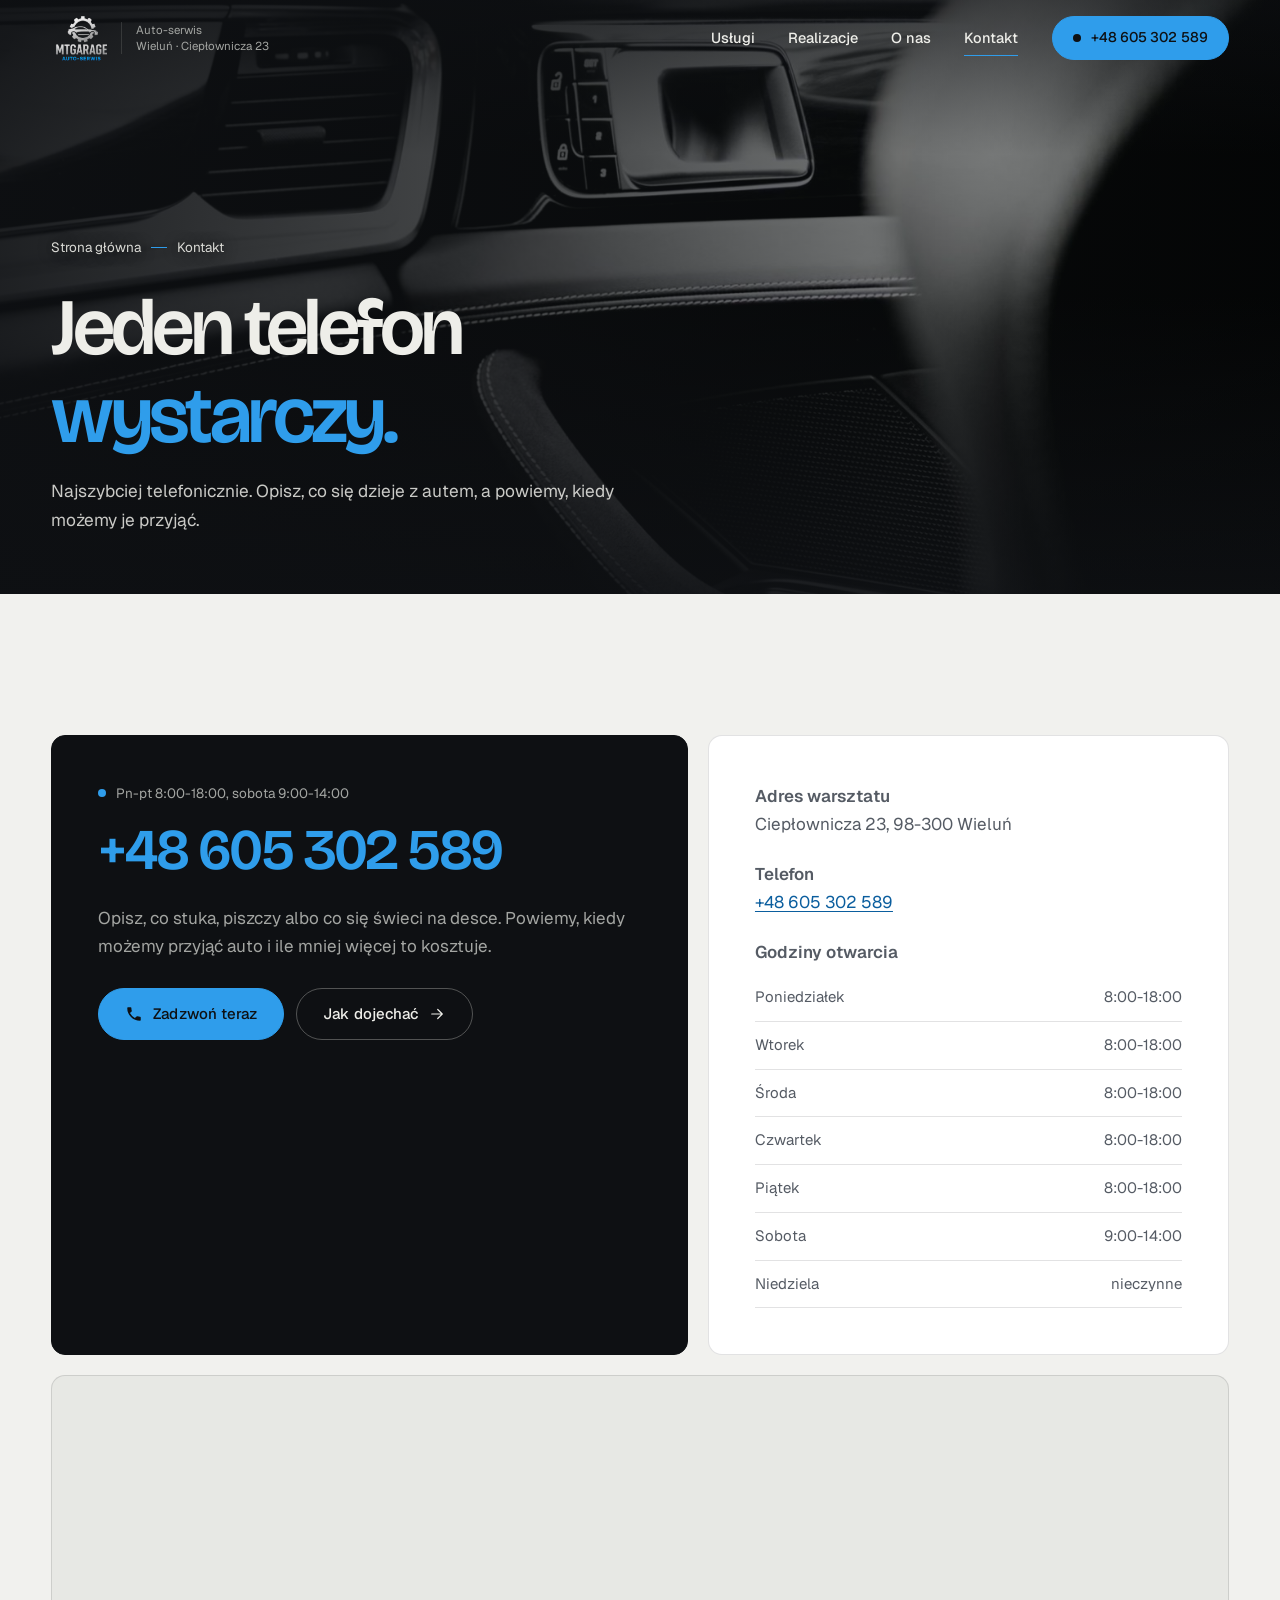
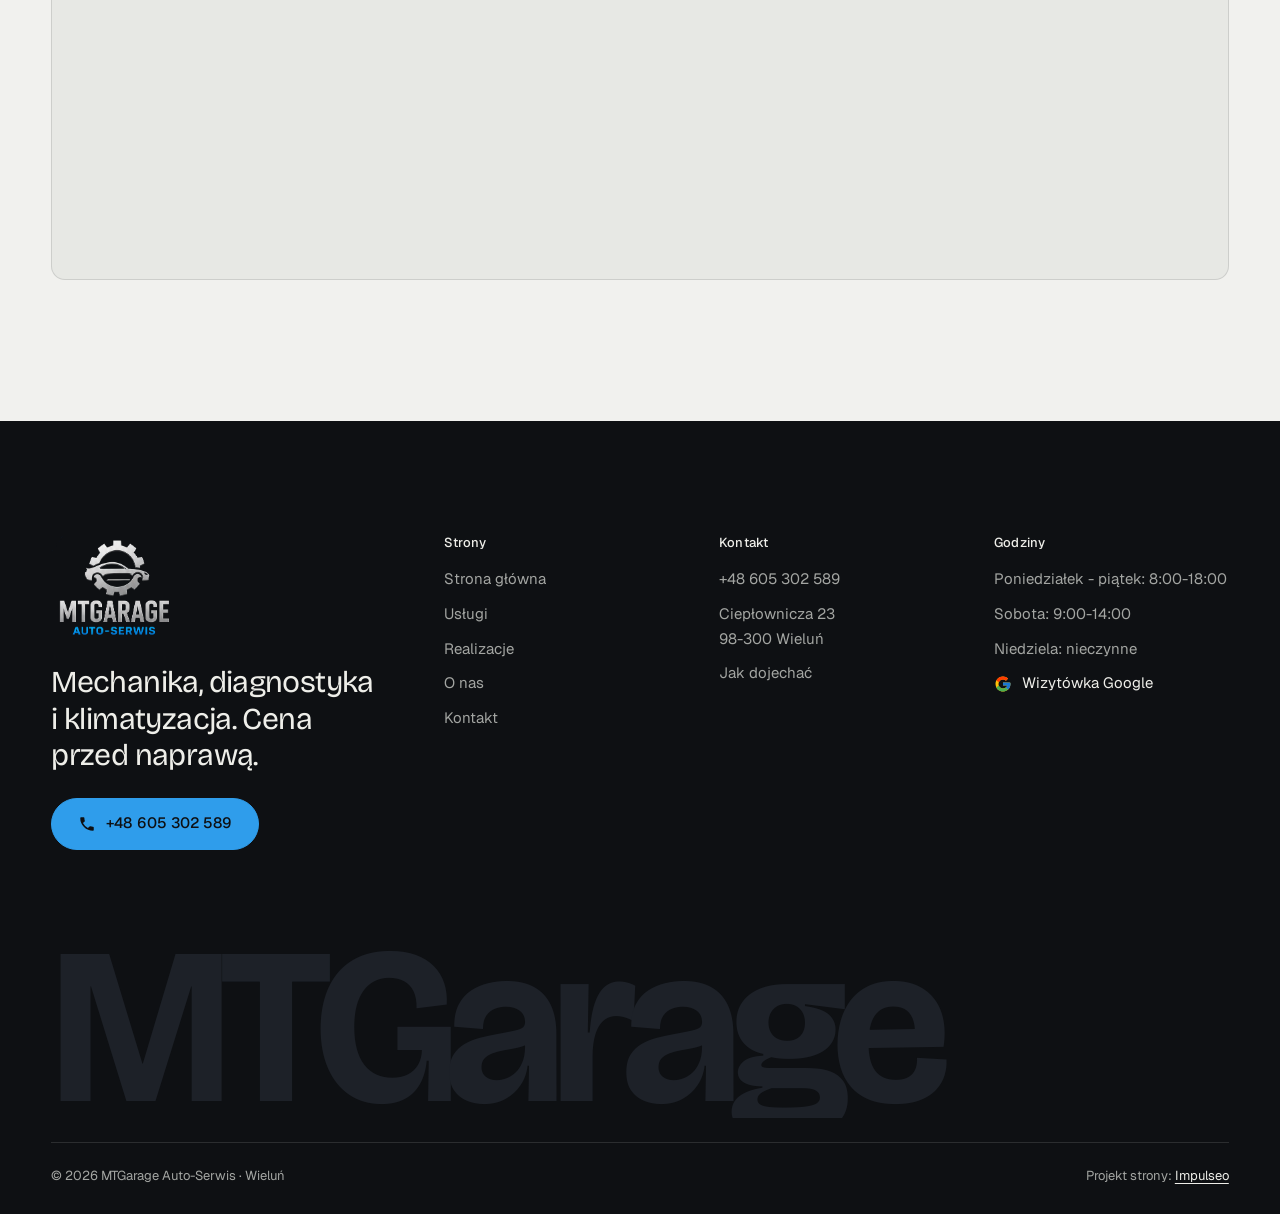
<file: kontakt.html>
<!DOCTYPE html>
<html lang="pl">
<head>
<meta charset="UTF-8">
<meta name="viewport" content="width=device-width, initial-scale=1.0">
<title>Kontakt - MTGarage Auto-Serwis Wieluń | Ciepłownicza 23</title>
<meta name="description" content="MTGarage Auto-Serwis, Ciepłownicza 23, 98-300 Wieluń. Poniedziałek - piątek 8:00-18:00, sobota 9:00-14:00. Telefon: +48 605 302 589.">
<link rel="canonical" href="https://impulseo-pl.github.io/mtgarage-auto-serwis-mechanik-wielun/kontakt.html">
<meta name="robots" content="noindex, nofollow">
<meta name="theme-color" content="#0E1013">
<meta property="og:type" content="website">
<meta property="og:locale" content="pl_PL">
<meta property="og:site_name" content="MTGarage Auto-Serwis">
<meta property="og:title" content="Kontakt - MTGarage Auto-Serwis Wieluń | Ciepłownicza 23">
<meta property="og:description" content="MTGarage Auto-Serwis, Ciepłownicza 23, 98-300 Wieluń. Poniedziałek - piątek 8:00-18:00, sobota 9:00-14:00. Telefon: +48 605 302 589.">
<meta property="og:url" content="https://impulseo-pl.github.io/mtgarage-auto-serwis-mechanik-wielun/kontakt.html">
<meta property="og:image" content="https://impulseo-pl.github.io/mtgarage-auto-serwis-mechanik-wielun/img/og.jpg">
<meta property="og:image:width" content="1200">
<meta property="og:image:height" content="630">
<meta name="twitter:card" content="summary_large_image">
<script type="application/ld+json">{"@context": "https://schema.org", "@type": "AutoRepair", "name": "MTGarage Auto-Serwis", "url": "https://impulseo-pl.github.io/mtgarage-auto-serwis-mechanik-wielun/", "telephone": "+48605302589", "image": "https://impulseo-pl.github.io/mtgarage-auto-serwis-mechanik-wielun/img/og.jpg", "address": {"@type": "PostalAddress", "streetAddress": "Ciepłownicza 23", "postalCode": "98-300", "addressLocality": "Wieluń", "addressCountry": "PL"}, "geo": {"@type": "GeoCoordinates", "latitude": 51.2299917, "longitude": 18.574245}, "openingHours": ["Mo-Fr 08:00-18:00", "Sa 09:00-14:00"], "sameAs": ["https://www.google.com/maps?cid=14862300650066879575"]}</script>
<script>(function(){var d=document.documentElement;d.classList.add('js');try{if(!window.matchMedia('(prefers-reduced-motion: reduce)').matches)d.classList.add('anim');}catch(e){}setTimeout(function(){if(!d.classList.contains('anim-ok'))d.classList.remove('anim');},3500);})();</script>

<link rel="preload" as="image" href="img/g13.jpg" fetchpriority="high">

<link rel="preconnect" href="https://fonts.googleapis.com">
<link rel="preconnect" href="https://fonts.gstatic.com" crossorigin>
<link href="https://fonts.googleapis.com/css2?family=Bricolage+Grotesque:opsz,wght@12..96,400..700&family=Geist:wght@400..600&display=swap" rel="stylesheet">
<link rel="stylesheet" href="assets/styles.css?v=20261030">
<script src="assets/lenis.min.js?v=1.1.20" defer></script>
<script src="assets/main.js?v=20261030" defer></script>
</head>
<body>
<a class="skip" href="#tresc">Przejdź do treści</a>
<header class="site-head">
<div class="head-in">
  <a class="brand" href="index.html" aria-label="MTGarage Auto-Serwis - strona główna">
    <span class="znak"><img class="wm" src="img/logo-znak.png" alt="MTGarage Auto-Serwis" width="351" height="304" decoding="async"></span>
    <span class="brand-sub">Auto-serwis<br>Wieluń · Ciepłownicza 23</span>
  </a>
  <nav class="nav-links" aria-label="Menu główne">
    <a class="nl" href="oferta.html">Usługi</a><a class="nl" href="realizacje.html">Realizacje</a><a class="nl" href="o-nas.html">O&nbsp;nas</a><a class="nl" href="kontakt.html" aria-current="page">Kontakt</a>
    <a class="btn btn-main nav-cta" href="tel:+48605302589"><span class="live" aria-hidden="true"></span>+48 605 302 589</a>
  </nav>
  <button class="burger" type="button" aria-label="Otwórz menu" aria-expanded="false" aria-controls="mnav"><span></span><span></span></button>
</div>
</header>

<div class="mnav" id="mnav">
  <div class="mnav-in">
    <a class="ml" href="index.html">Strona główna</a><a class="ml" href="oferta.html">Usługi</a><a class="ml" href="realizacje.html">Realizacje</a><a class="ml" href="o-nas.html">O&nbsp;nas</a><a class="ml" href="kontakt.html" aria-current="page">Kontakt</a>
    <div class="mnav-foot">
      <span>Pn-pt 8:00-18:00, sobota 9:00-14:00</span>
      <a class="btn btn-main" href="tel:+48605302589"><svg class="ico" width="16" height="16" viewBox="0 0 24 24" fill="none" aria-hidden="true"><path d="M6.6 10.8a15.5 15.5 0 0 0 6.6 6.6l2.2-2.2a1 1 0 0 1 1-.24 11.4 11.4 0 0 0 3.6.58 1 1 0 0 1 1 1V20a1 1 0 0 1-1 1A17 17 0 0 1 3 4a1 1 0 0 1 1-1h3.5a1 1 0 0 1 1 1c0 1.25.2 2.46.58 3.6a1 1 0 0 1-.25 1l-2.23 2.2Z" fill="currentColor"/></svg>+48 605 302 589</a>
    </div>
  </div>
</div>
<main id="tresc">

<section class="pagehead">
  <div class="pagehead-media"><img src="img/g13.jpg" alt="Wnętrze samochodu z bliska" width="1566" height="1036" decoding="async" fetchpriority="high"></div>
  <div class="ph-in">
    <p class="crumb up" style="--d:0"><a href="index.html">Strona główna</a><span class="sl" aria-hidden="true"></span>Kontakt</p>
    <h1><span class="ln"><span class="ln-i" style="--k:0">Jeden telefon</span></span><span class="ln"><span class="ln-i" style="--k:1"><em>wystarczy.</em></span></span></h1>
    <p class="ph-lead up" style="--d:300">Najszybciej telefonicznie. Opisz, co się dzieje z&nbsp;autem, a&nbsp;powiemy, kiedy możemy je przyjąć.</p>
  </div>
</section>

<section class="sec">
  <div class="wrap">
    <div class="k-grid">
      <div class="k-card dark rv">
        <span class="lbl"><span class="live" aria-hidden="true"></span>Pn-pt 8:00-18:00, sobota 9:00-14:00</span>
        <a class="k-phone" href="tel:+48605302589">+48 605 302 589</a>
        <p>Opisz, co stuka, piszczy albo co się świeci na desce. Powiemy, kiedy możemy przyjąć auto i&nbsp;ile mniej więcej to kosztuje.</p>
        <div class="cta-row" style="margin-top:28px">
          <a class="btn btn-main" href="tel:+48605302589"><svg class="ico" width="16" height="16" viewBox="0 0 24 24" fill="none" aria-hidden="true"><path d="M6.6 10.8a15.5 15.5 0 0 0 6.6 6.6l2.2-2.2a1 1 0 0 1 1-.24 11.4 11.4 0 0 0 3.6.58 1 1 0 0 1 1 1V20a1 1 0 0 1-1 1A17 17 0 0 1 3 4a1 1 0 0 1 1-1h3.5a1 1 0 0 1 1 1c0 1.25.2 2.46.58 3.6a1 1 0 0 1-.25 1l-2.23 2.2Z" fill="currentColor"/></svg>Zadzwoń teraz</a>
          <a class="btn btn-ghost" href="https://www.google.com/maps?cid=14862300650066879575" target="_blank" rel="noopener">Jak dojechać<svg class="ico arr" width="18" height="18" viewBox="0 0 24 24" fill="none" stroke="currentColor" stroke-width="1.6" stroke-linecap="round" stroke-linejoin="round" aria-hidden="true"><path d="M5 12h14M13 6l6 6-6 6"/></svg></a>
        </div>
      </div>
      <div class="k-card rv" style="--d:120">
        <ul class="k-list">
          <li><span><b>Adres warsztatu</b>Ciepłownicza 23, 98-300 Wieluń</span></li>
          <li><span><b>Telefon</b><a class="u" href="tel:+48605302589">+48 605 302 589</a></span></li>
          <li><span><b>Godziny otwarcia</b>
            <ul class="hours"><li><span>Poniedziałek</span><span>8:00-18:00</span></li><li><span>Wtorek</span><span>8:00-18:00</span></li><li><span>Środa</span><span>8:00-18:00</span></li><li><span>Czwartek</span><span>8:00-18:00</span></li><li><span>Piątek</span><span>8:00-18:00</span></li><li><span>Sobota</span><span>9:00-14:00</span></li><li><span>Niedziela</span><span>nieczynne</span></li></ul>
          </span></li>
        </ul>
      </div>
    </div>
    <div class="map map-lg rv">
      <iframe title="Mapa dojazdu - MTGarage Auto-Serwis, Ciepłownicza 23, Wieluń" src="https://maps.google.com/maps?q=51.2299917,18.574245&z=15&output=embed" loading="lazy" referrerpolicy="no-referrer-when-downgrade"></iframe>
    </div>
  </div>
</section>
</main>
<footer class="site-foot">
  <div class="wrap">
    <div class="foot-top">
      <div>
        <img class="foot-logo" src="img/logo-znak.png" alt="MTGarage Auto-Serwis" width="351" height="304" loading="lazy" decoding="async">
        <p class="foot-claim">Mechanika, diagnostyka i&nbsp;klimatyzacja. Cena przed naprawą.</p>
        <a class="btn btn-main" href="tel:+48605302589"><svg class="ico" width="16" height="16" viewBox="0 0 24 24" fill="none" aria-hidden="true"><path d="M6.6 10.8a15.5 15.5 0 0 0 6.6 6.6l2.2-2.2a1 1 0 0 1 1-.24 11.4 11.4 0 0 0 3.6.58 1 1 0 0 1 1 1V20a1 1 0 0 1-1 1A17 17 0 0 1 3 4a1 1 0 0 1 1-1h3.5a1 1 0 0 1 1 1c0 1.25.2 2.46.58 3.6a1 1 0 0 1-.25 1l-2.23 2.2Z" fill="currentColor"/></svg>+48 605 302 589</a>
      </div>
      <div>
        <h4>Strony</h4>
        <ul><li><a href="index.html">Strona główna</a></li><li><a href="oferta.html">Usługi</a></li><li><a href="realizacje.html">Realizacje</a></li><li><a href="o-nas.html">O&nbsp;nas</a></li><li><a href="kontakt.html">Kontakt</a></li></ul>
      </div>
      <div>
        <h4>Kontakt</h4>
        <ul>
          <li><a href="tel:+48605302589">+48 605 302 589</a></li>
          <li>Ciepłownicza 23<br>98-300 Wieluń</li>
          <li><a href="https://www.google.com/maps?cid=14862300650066879575" target="_blank" rel="noopener">Jak dojechać</a></li>
        </ul>
      </div>
      <div>
        <h4>Godziny</h4>
        <ul>
          <li>Poniedziałek - piątek: 8:00-18:00</li>
          <li>Sobota: 9:00-14:00</li>
          <li>Niedziela: nieczynne</li>
          <li><a class="soc" href="https://www.google.com/maps?cid=14862300650066879575" target="_blank" rel="noopener" aria-label="Wizytówka MTGarage w Google"><svg class="g-logo" viewBox="0 0 48 48" aria-hidden="true"><path fill="#FFC107" d="M43.6 20.5H42V20H24v8h11.3C33.7 32.7 29.2 36 24 36c-6.6 0-12-5.4-12-12s5.4-12 12-12c3.1 0 5.8 1.2 7.9 3.1l5.7-5.7C34 6.1 29.3 4 24 4 12.9 4 4 12.9 4 24s8.9 20 20 20 20-8.9 20-20c0-1.3-.1-2.4-.4-3.5z"/><path fill="#FF3D00" d="m6.3 14.7 6.6 4.8C14.7 15.1 19 12 24 12c3.1 0 5.8 1.2 7.9 3.1l5.7-5.7C34 6.1 29.3 4 24 4 16.3 4 9.7 8.3 6.3 14.7z"/><path fill="#4CAF50" d="M24 44c5.2 0 9.9-2 13.4-5.2l-6.2-5.2A11.9 11.9 0 0 1 24 36c-5.2 0-9.6-3.3-11.3-7.9l-6.5 5C9.5 39.6 16.2 44 24 44z"/><path fill="#1976D2" d="M43.6 20.5H42V20H24v8h11.3a12 12 0 0 1-4.1 5.6l6.2 5.2C37 39.2 44 34 44 24c0-1.3-.1-2.4-.4-3.5z"/></svg>Wizytówka Google</a></li>
        </ul>
      </div>
    </div>
    <div class="foot-mark" aria-hidden="true">MTGarage</div>
    <div class="foot-bottom">
      <span>© 2026 MTGarage Auto-Serwis · Wieluń</span>
      <span>Projekt strony: <a class="foot-credit" href="https://impulseo.pl" target="_blank" rel="noopener">Impulseo</a></span>
    </div>
  </div>
</footer>
<div class="sticky-call">
  <a class="btn btn-main" href="tel:+48605302589"><svg class="ico" width="16" height="16" viewBox="0 0 24 24" fill="none" aria-hidden="true"><path d="M6.6 10.8a15.5 15.5 0 0 0 6.6 6.6l2.2-2.2a1 1 0 0 1 1-.24 11.4 11.4 0 0 0 3.6.58 1 1 0 0 1 1 1V20a1 1 0 0 1-1 1A17 17 0 0 1 3 4a1 1 0 0 1 1-1h3.5a1 1 0 0 1 1 1c0 1.25.2 2.46.58 3.6a1 1 0 0 1-.25 1l-2.23 2.2Z" fill="currentColor"/></svg>Zadzwoń</a>
  <a class="btn btn-ghost" href="kontakt.html">Kontakt i&nbsp;dojazd</a>
</div>
<div class="demo-wazne" data-do="2026-11-05" data-cykl="3" hidden><svg class="dw-ico" width="13" height="13" viewBox="0 0 24 24" fill="none" aria-hidden="true"><circle cx="12" cy="12" r="8.6" stroke="currentColor" stroke-width="1.8"/><path d="M12 7.2V12l3.3 2" stroke="currentColor" stroke-width="1.8" stroke-linecap="round"/></svg><span class="dw-txt"></span></div>
</body>
</html>
</file>
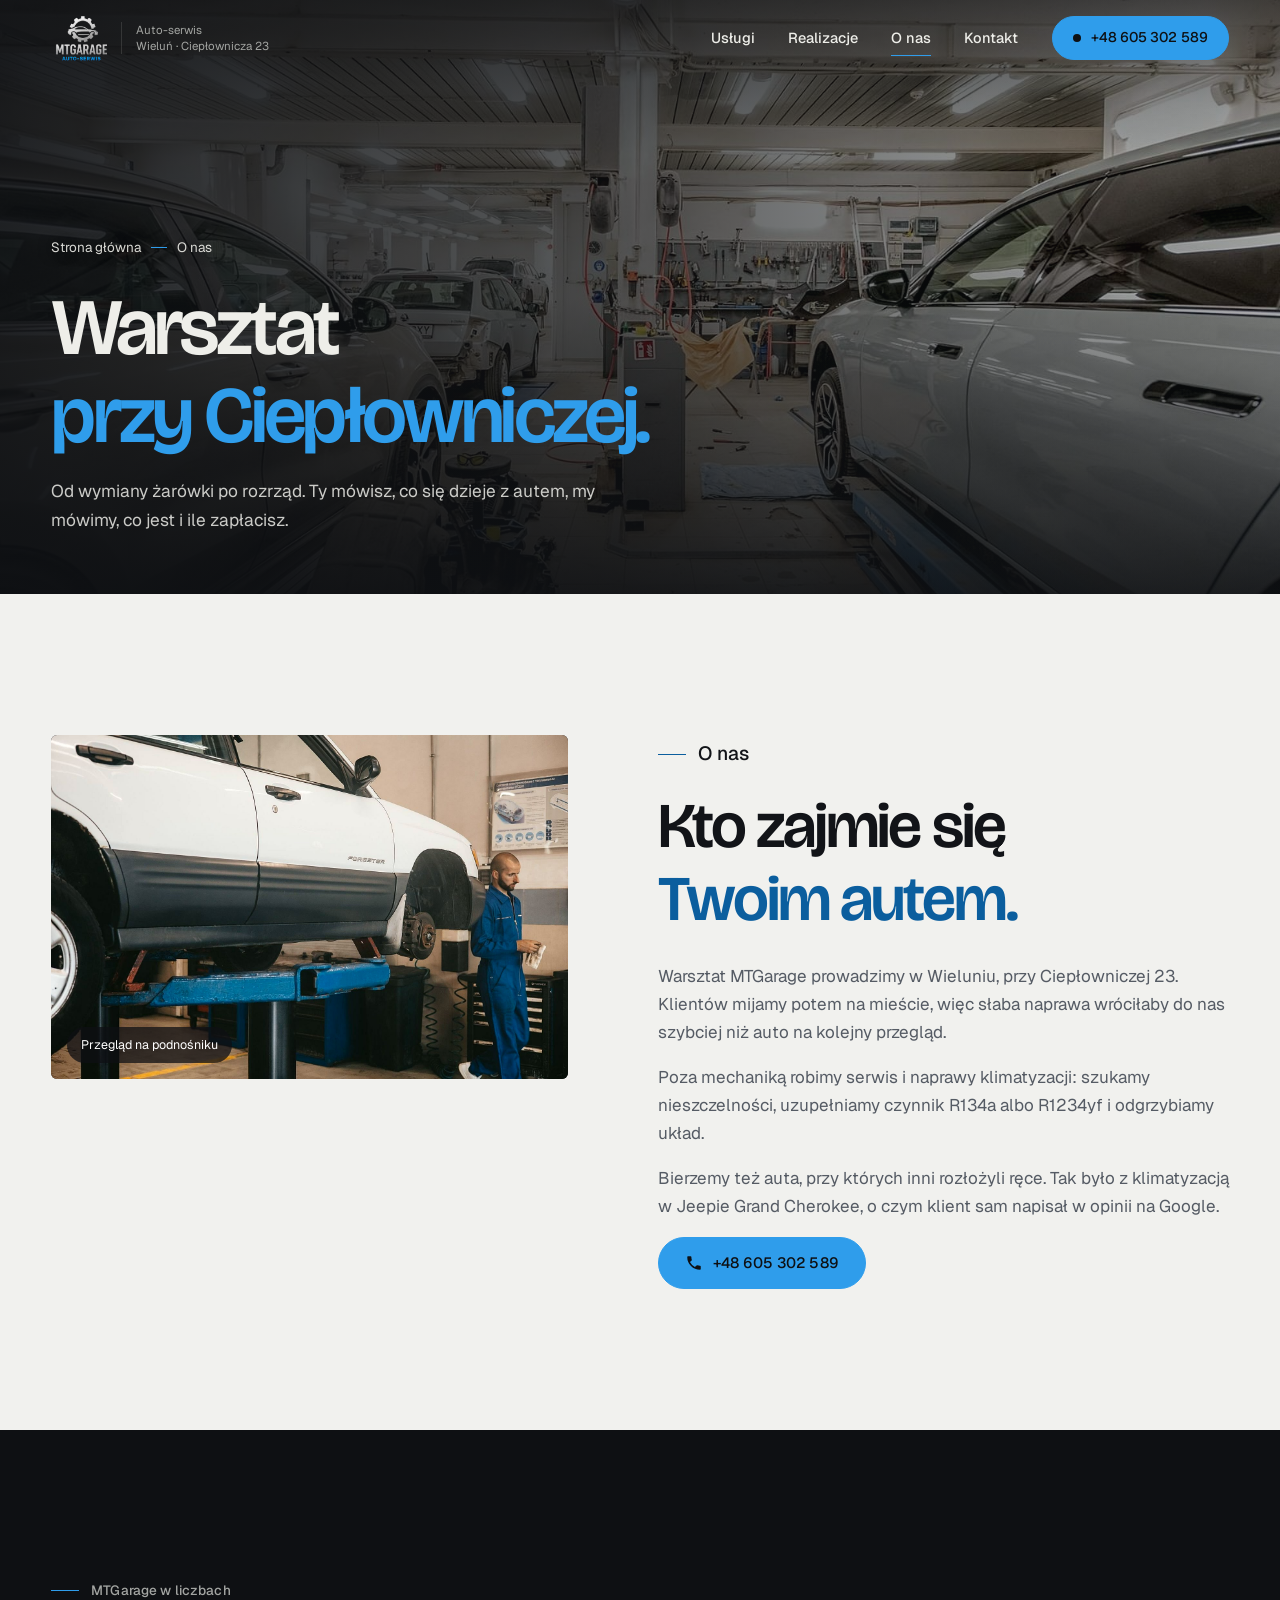
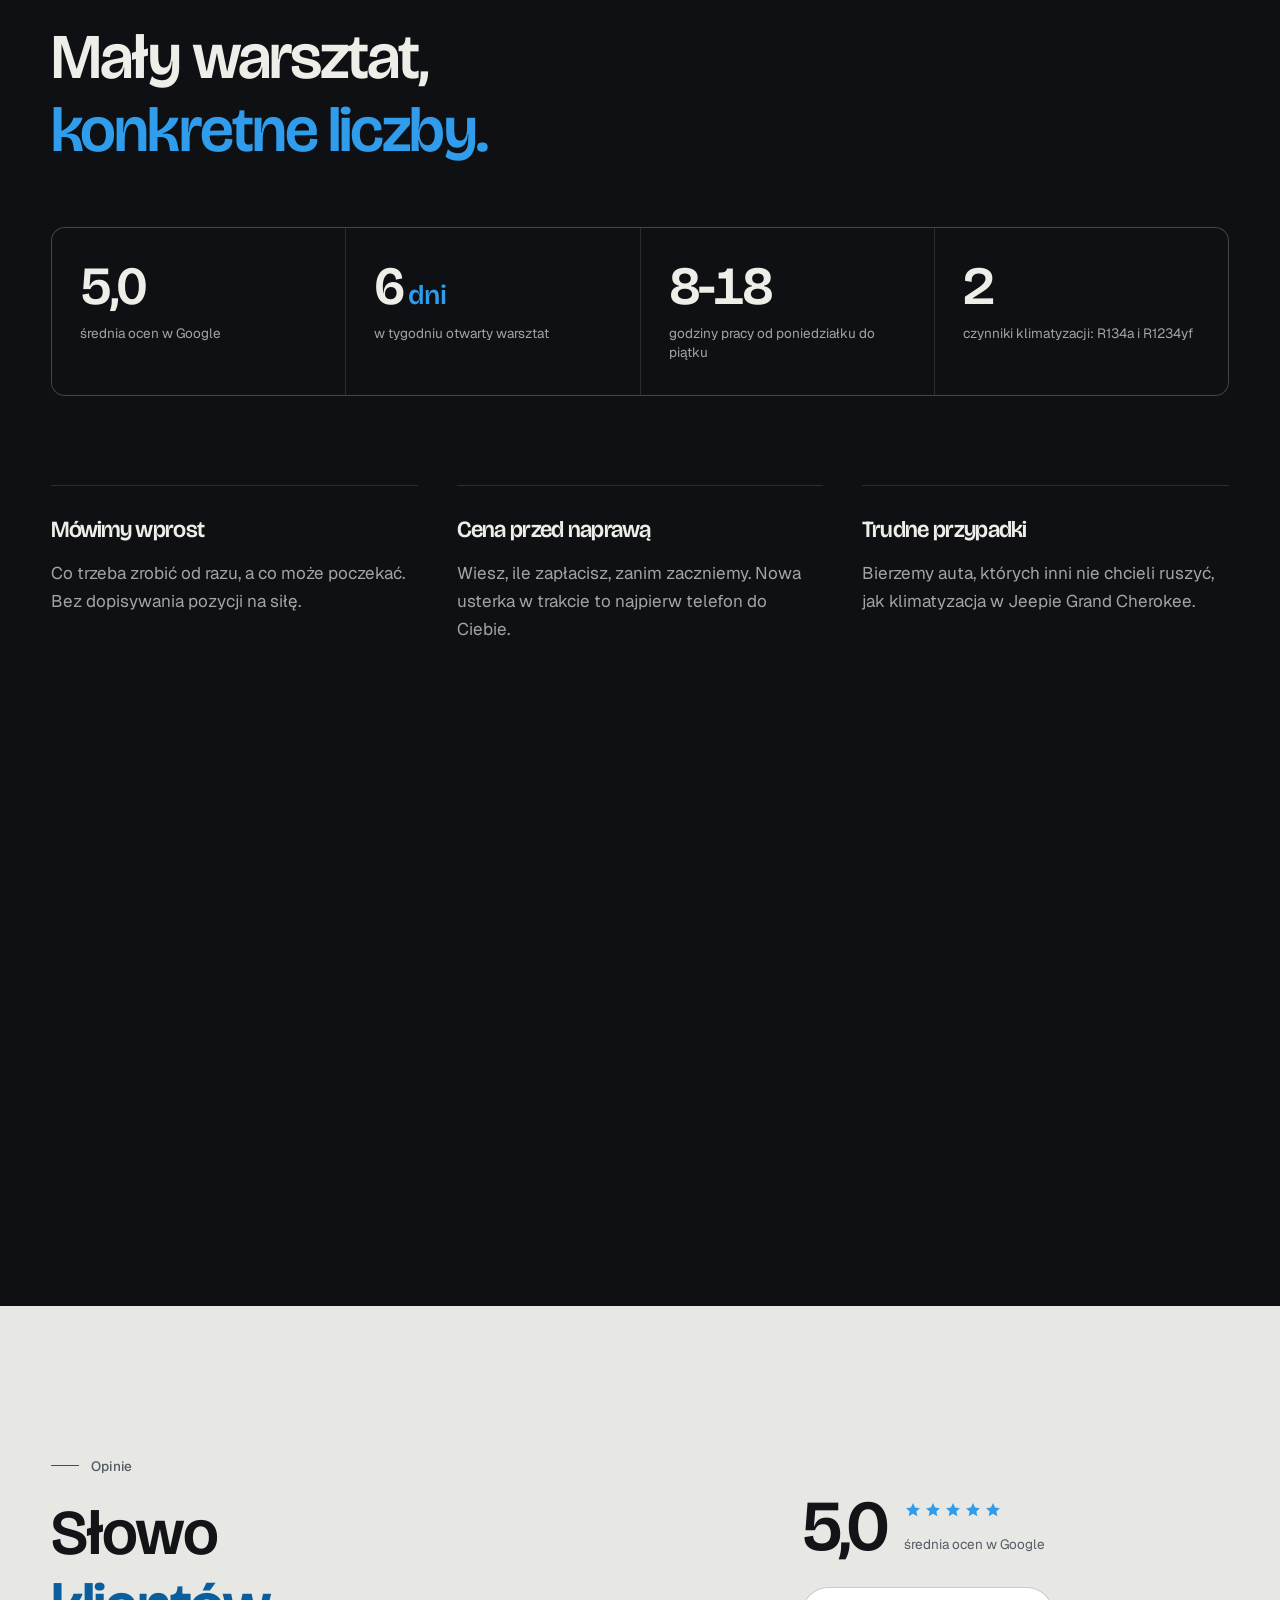
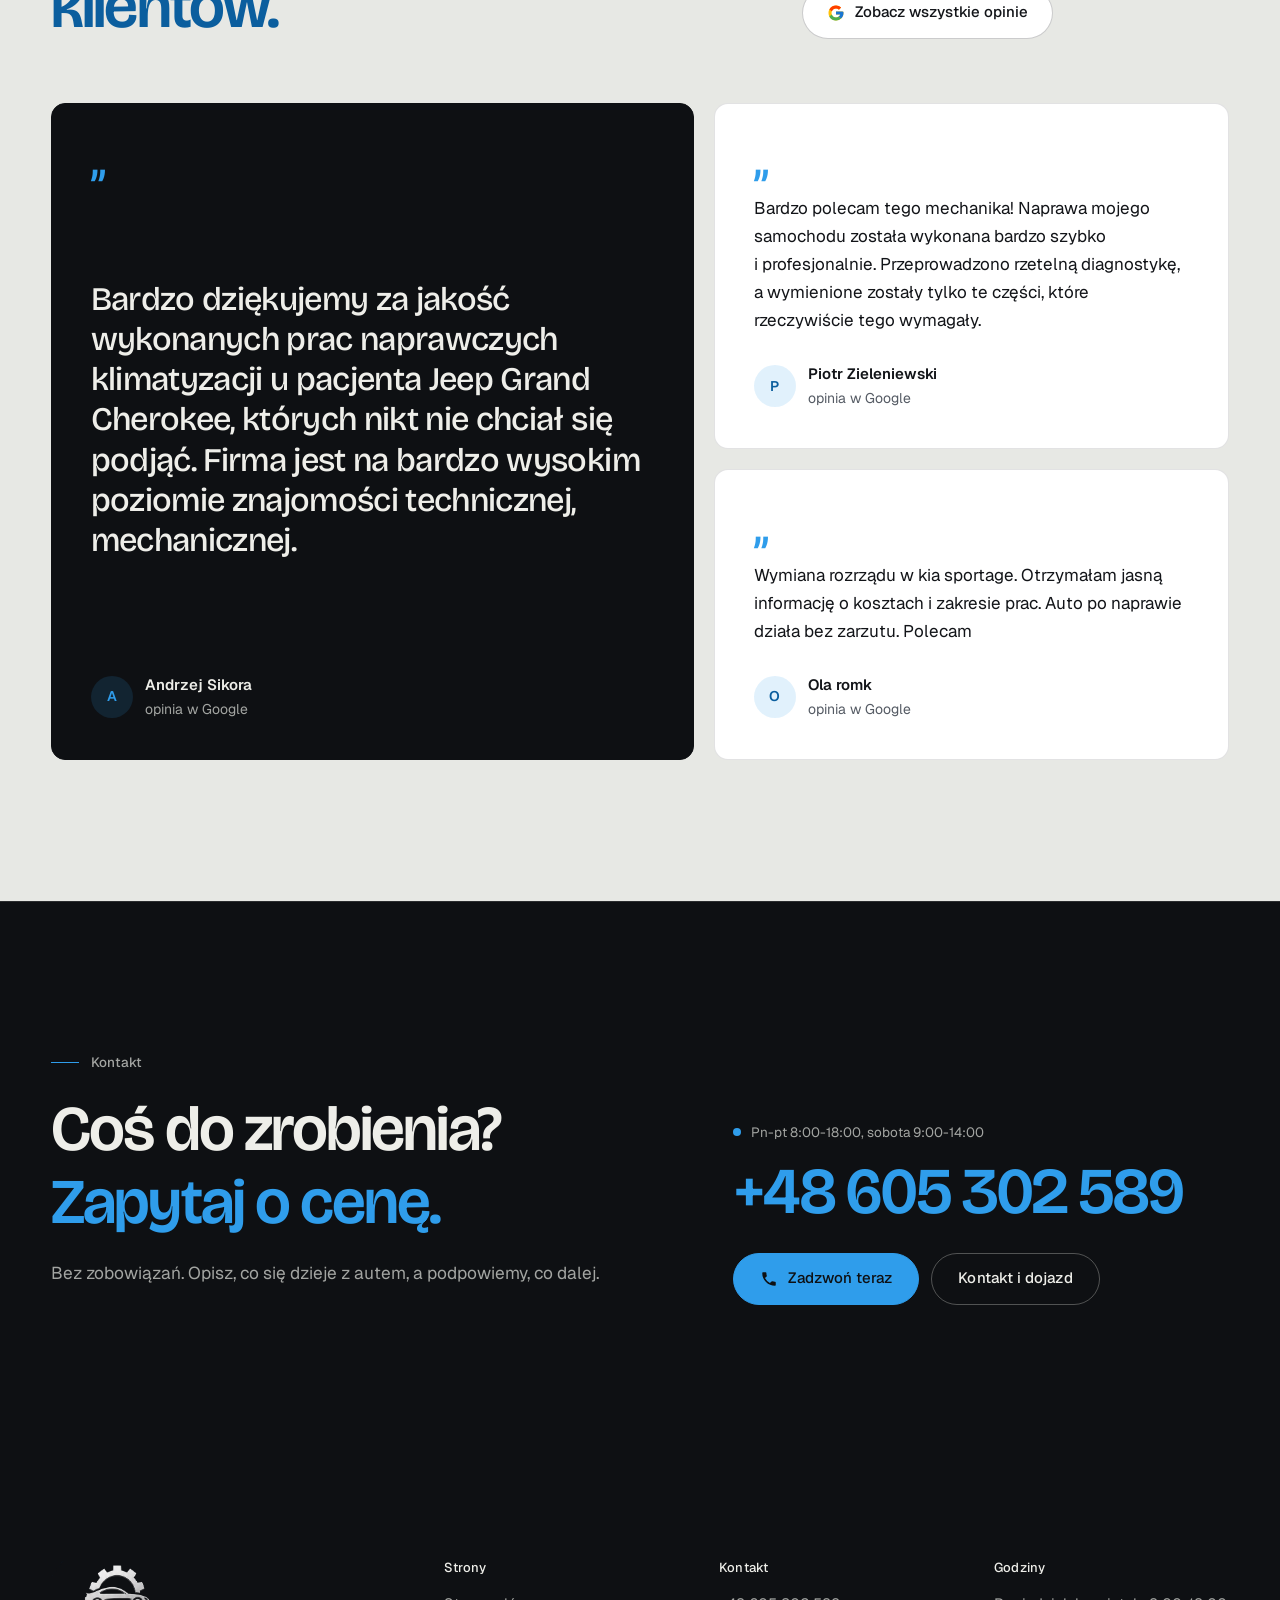
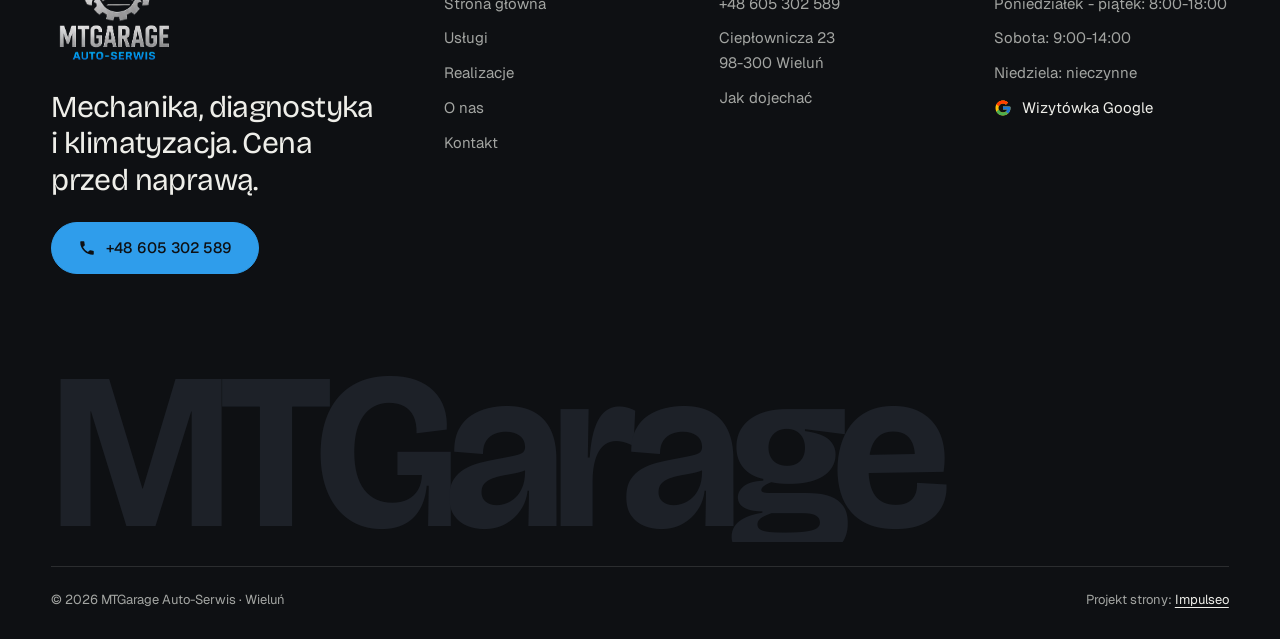
<file: o-nas.html>
<!DOCTYPE html>
<html lang="pl">
<head>
<meta charset="UTF-8">
<meta name="viewport" content="width=device-width, initial-scale=1.0">
<title>O nas - MTGarage Auto-Serwis Wieluń</title>
<meta name="description" content="Warsztat samochodowy MTGarage przy Ciepłowniczej 23 w Wieluniu: mechanika, diagnostyka i klimatyzacja. Ocena 5,0 w Google. Telefon: +48 605 302 589.">
<link rel="canonical" href="https://impulseo-pl.github.io/mtgarage-auto-serwis-mechanik-wielun/o-nas.html">
<meta name="robots" content="noindex, nofollow">
<meta name="theme-color" content="#0E1013">
<meta property="og:type" content="website">
<meta property="og:locale" content="pl_PL">
<meta property="og:site_name" content="MTGarage Auto-Serwis">
<meta property="og:title" content="O nas - MTGarage Auto-Serwis Wieluń">
<meta property="og:description" content="Warsztat samochodowy MTGarage przy Ciepłowniczej 23 w Wieluniu: mechanika, diagnostyka i klimatyzacja. Ocena 5,0 w Google. Telefon: +48 605 302 589.">
<meta property="og:url" content="https://impulseo-pl.github.io/mtgarage-auto-serwis-mechanik-wielun/o-nas.html">
<meta property="og:image" content="https://impulseo-pl.github.io/mtgarage-auto-serwis-mechanik-wielun/img/og.jpg">
<meta property="og:image:width" content="1200">
<meta property="og:image:height" content="630">
<meta name="twitter:card" content="summary_large_image">
<script type="application/ld+json">{"@context": "https://schema.org", "@type": "AutoRepair", "name": "MTGarage Auto-Serwis", "url": "https://impulseo-pl.github.io/mtgarage-auto-serwis-mechanik-wielun/", "telephone": "+48605302589", "image": "https://impulseo-pl.github.io/mtgarage-auto-serwis-mechanik-wielun/img/og.jpg", "address": {"@type": "PostalAddress", "streetAddress": "Ciepłownicza 23", "postalCode": "98-300", "addressLocality": "Wieluń", "addressCountry": "PL"}, "geo": {"@type": "GeoCoordinates", "latitude": 51.2299917, "longitude": 18.574245}, "openingHours": ["Mo-Fr 08:00-18:00", "Sa 09:00-14:00"], "sameAs": ["https://www.google.com/maps?cid=14862300650066879575"]}</script>
<script>(function(){var d=document.documentElement;d.classList.add('js');try{if(!window.matchMedia('(prefers-reduced-motion: reduce)').matches)d.classList.add('anim');}catch(e){}setTimeout(function(){if(!d.classList.contains('anim-ok'))d.classList.remove('anim');},3500);})();</script>

<link rel="preload" as="image" href="img/g12.jpg" fetchpriority="high">

<link rel="preconnect" href="https://fonts.googleapis.com">
<link rel="preconnect" href="https://fonts.gstatic.com" crossorigin>
<link href="https://fonts.googleapis.com/css2?family=Bricolage+Grotesque:opsz,wght@12..96,400..700&family=Geist:wght@400..600&display=swap" rel="stylesheet">
<link rel="stylesheet" href="assets/styles.css?v=20261030">
<script src="assets/lenis.min.js?v=1.1.20" defer></script>
<script src="assets/main.js?v=20261030" defer></script>
</head>
<body>
<a class="skip" href="#tresc">Przejdź do treści</a>
<header class="site-head">
<div class="head-in">
  <a class="brand" href="index.html" aria-label="MTGarage Auto-Serwis - strona główna">
    <span class="znak"><img class="wm" src="img/logo-znak.png" alt="MTGarage Auto-Serwis" width="351" height="304" decoding="async"></span>
    <span class="brand-sub">Auto-serwis<br>Wieluń · Ciepłownicza 23</span>
  </a>
  <nav class="nav-links" aria-label="Menu główne">
    <a class="nl" href="oferta.html">Usługi</a><a class="nl" href="realizacje.html">Realizacje</a><a class="nl" href="o-nas.html" aria-current="page">O&nbsp;nas</a><a class="nl" href="kontakt.html">Kontakt</a>
    <a class="btn btn-main nav-cta" href="tel:+48605302589"><span class="live" aria-hidden="true"></span>+48 605 302 589</a>
  </nav>
  <button class="burger" type="button" aria-label="Otwórz menu" aria-expanded="false" aria-controls="mnav"><span></span><span></span></button>
</div>
</header>

<div class="mnav" id="mnav">
  <div class="mnav-in">
    <a class="ml" href="index.html">Strona główna</a><a class="ml" href="oferta.html">Usługi</a><a class="ml" href="realizacje.html">Realizacje</a><a class="ml" href="o-nas.html" aria-current="page">O&nbsp;nas</a><a class="ml" href="kontakt.html">Kontakt</a>
    <div class="mnav-foot">
      <span>Pn-pt 8:00-18:00, sobota 9:00-14:00</span>
      <a class="btn btn-main" href="tel:+48605302589"><svg class="ico" width="16" height="16" viewBox="0 0 24 24" fill="none" aria-hidden="true"><path d="M6.6 10.8a15.5 15.5 0 0 0 6.6 6.6l2.2-2.2a1 1 0 0 1 1-.24 11.4 11.4 0 0 0 3.6.58 1 1 0 0 1 1 1V20a1 1 0 0 1-1 1A17 17 0 0 1 3 4a1 1 0 0 1 1-1h3.5a1 1 0 0 1 1 1c0 1.25.2 2.46.58 3.6a1 1 0 0 1-.25 1l-2.23 2.2Z" fill="currentColor"/></svg>+48 605 302 589</a>
    </div>
  </div>
</div>
<main id="tresc">

<section class="pagehead">
  <div class="pagehead-media"><img src="img/g12.jpg" alt="Hala warsztatu z samochodami na stanowiskach" width="1600" height="1066" decoding="async" fetchpriority="high"></div>
  <div class="ph-in">
    <p class="crumb up" style="--d:0"><a href="index.html">Strona główna</a><span class="sl" aria-hidden="true"></span>O&nbsp;nas</p>
    <h1><span class="ln"><span class="ln-i" style="--k:0">Warsztat</span></span><span class="ln"><span class="ln-i" style="--k:1"><em>przy Ciepłowniczej.</em></span></span></h1>
    <p class="ph-lead up" style="--d:300">Od wymiany żarówki po rozrząd. Ty mówisz, co się dzieje z&nbsp;autem, my mówimy, co jest i&nbsp;ile zapłacisz.</p>
  </div>
</section>

<section class="sec">
  <div class="wrap story">
    <figure class="fig rv-img rv">
      <img src="img/g6.jpg" alt="Mechanik przy aucie na podnośniku" width="1600" height="1066" decoding="async">
      <figcaption class="fig-tag">Przegląd na podnośniku</figcaption>
    </figure>
    <div class="story-txt">
      <p class="eyebrow rv">O&nbsp;nas</p>
      <h2 class="h2 rv rv-h"><span class="ln"><span class="ln-i" style="--k:0">Kto zajmie się</span></span><span class="ln"><span class="ln-i" style="--k:1"><em>Twoim autem.</em></span></span></h2>
      <p class="rv" style="--d:100;margin-top:30px">Warsztat MTGarage prowadzimy w&nbsp;Wieluniu, przy Ciepłowniczej 23. Klientów mijamy potem na mieście, więc słaba naprawa wróciłaby do nas szybciej niż auto na kolejny przegląd.</p>
      <p class="rv" style="--d:140">Poza mechaniką robimy serwis i&nbsp;naprawy klimatyzacji: szukamy nieszczelności, uzupełniamy czynnik R134a albo R1234yf i&nbsp;odgrzybiamy układ.</p>
      <p class="rv" style="--d:180">Bierzemy też auta, przy których inni rozłożyli ręce. Tak było z&nbsp;klimatyzacją w&nbsp;Jeepie Grand Cherokee, o&nbsp;czym klient sam napisał w&nbsp;opinii na Google.</p>
      <a class="btn btn-main rv" style="--d:220" href="tel:+48605302589"><svg class="ico" width="16" height="16" viewBox="0 0 24 24" fill="none" aria-hidden="true"><path d="M6.6 10.8a15.5 15.5 0 0 0 6.6 6.6l2.2-2.2a1 1 0 0 1 1-.24 11.4 11.4 0 0 0 3.6.58 1 1 0 0 1 1 1V20a1 1 0 0 1-1 1A17 17 0 0 1 3 4a1 1 0 0 1 1-1h3.5a1 1 0 0 1 1 1c0 1.25.2 2.46.58 3.6a1 1 0 0 1-.25 1l-2.23 2.2Z" fill="currentColor"/></svg>+48 605 302 589</a>
    </div>
  </div>
</section>

<section class="sec dark">
  <div class="wrap">
    <div class="sec-head">
      <div>
        <p class="eyebrow rv">MTGarage w&nbsp;liczbach</p>
        <h2 class="h2 rv rv-h"><span class="ln"><span class="ln-i" style="--k:0">Mały warsztat,</span></span><span class="ln"><span class="ln-i" style="--k:1"><em>konkretne liczby.</em></span></span></h2>
      </div>
    </div>
    <div class="numbers rv">
      <div class="stat"><b><span class="num" data-to="5,0">5,0</span></b><span>średnia ocen w&nbsp;Google</span></div>
      <div class="stat"><b><span class="num" data-to="6">6</span><small>dni</small></b><span>w&nbsp;tygodniu otwarty warsztat</span></div>
      <div class="stat"><b>8-18</b><span>godziny pracy od poniedziałku do piątku</span></div>
      <div class="stat"><b><span class="num" data-to="2">2</span></b><span>czynniki klimatyzacji: R134a i&nbsp;R1234yf</span></div>
    </div>
    <div class="vals">
      <div class="val rv"><h3>Mówimy wprost</h3><p>Co trzeba zrobić od razu, a&nbsp;co może poczekać. Bez dopisywania pozycji na siłę.</p></div>
      <div class="val rv" style="--d:100"><h3>Cena przed naprawą</h3><p>Wiesz, ile zapłacisz, zanim zaczniemy. Nowa usterka w&nbsp;trakcie to najpierw telefon do Ciebie.</p></div>
      <div class="val rv" style="--d:200"><h3>Trudne przypadki</h3><p>Bierzemy auta, których inni nie chcieli ruszyć, jak klimatyzacja w&nbsp;Jeepie Grand Cherokee.</p></div>
    </div>
  </div>
</section>

<section class="stopklatka stk-pusta" aria-hidden="true">
  <div class="stk-bg" style="background-image:url(img/g10.jpg)"></div>
</section>

<section class="opinie sec paper-2" id="opinie">
  <div class="wrap">
    <div class="sec-head">
      <div>
        <p class="eyebrow rv">Opinie</p>
        <h2 class="h2 rv rv-h"><span class="ln"><span class="ln-i" style="--k:0">Słowo</span></span><span class="ln"><span class="ln-i" style="--k:1"><em>klientów.</em></span></span></h2>
      </div>
      <div class="side rv" style="--d:120">
        <div class="op-meta"><span class="big">5,0</span><span><span class="stars" aria-label="Ocena 5 na 5"><svg viewBox="0 0 24 24" aria-hidden="true"><path fill="currentColor" d="M12 2.8l2.8 5.9 6.4.8-4.7 4.4 1.2 6.3L12 17.1l-5.7 3.1 1.2-6.3L2.8 9.5l6.4-.8z"/></svg><svg viewBox="0 0 24 24" aria-hidden="true"><path fill="currentColor" d="M12 2.8l2.8 5.9 6.4.8-4.7 4.4 1.2 6.3L12 17.1l-5.7 3.1 1.2-6.3L2.8 9.5l6.4-.8z"/></svg><svg viewBox="0 0 24 24" aria-hidden="true"><path fill="currentColor" d="M12 2.8l2.8 5.9 6.4.8-4.7 4.4 1.2 6.3L12 17.1l-5.7 3.1 1.2-6.3L2.8 9.5l6.4-.8z"/></svg><svg viewBox="0 0 24 24" aria-hidden="true"><path fill="currentColor" d="M12 2.8l2.8 5.9 6.4.8-4.7 4.4 1.2 6.3L12 17.1l-5.7 3.1 1.2-6.3L2.8 9.5l6.4-.8z"/></svg><svg viewBox="0 0 24 24" aria-hidden="true"><path fill="currentColor" d="M12 2.8l2.8 5.9 6.4.8-4.7 4.4 1.2 6.3L12 17.1l-5.7 3.1 1.2-6.3L2.8 9.5l6.4-.8z"/></svg></span><small>średnia ocen w&nbsp;Google</small></span></div>
        <a class="op-google" href="https://www.google.com/maps?cid=14862300650066879575" target="_blank" rel="noopener"><svg class="g-logo" viewBox="0 0 48 48" aria-hidden="true"><path fill="#FFC107" d="M43.6 20.5H42V20H24v8h11.3C33.7 32.7 29.2 36 24 36c-6.6 0-12-5.4-12-12s5.4-12 12-12c3.1 0 5.8 1.2 7.9 3.1l5.7-5.7C34 6.1 29.3 4 24 4 12.9 4 4 12.9 4 24s8.9 20 20 20 20-8.9 20-20c0-1.3-.1-2.4-.4-3.5z"/><path fill="#FF3D00" d="m6.3 14.7 6.6 4.8C14.7 15.1 19 12 24 12c3.1 0 5.8 1.2 7.9 3.1l5.7-5.7C34 6.1 29.3 4 24 4 16.3 4 9.7 8.3 6.3 14.7z"/><path fill="#4CAF50" d="M24 44c5.2 0 9.9-2 13.4-5.2l-6.2-5.2A11.9 11.9 0 0 1 24 36c-5.2 0-9.6-3.3-11.3-7.9l-6.5 5C9.5 39.6 16.2 44 24 44z"/><path fill="#1976D2" d="M43.6 20.5H42V20H24v8h11.3a12 12 0 0 1-4.1 5.6l6.2 5.2C37 39.2 44 34 44 24c0-1.3-.1-2.4-.4-3.5z"/></svg>Zobacz wszystkie opinie</a>
      </div>
    </div>
    <div class="opinie-grid">
      <figure class="op-card feat rv" style="--d:0">
          <span class="q" aria-hidden="true">„</span>
          <blockquote><p>Bardzo dziękujemy za jakość wykonanych prac naprawczych klimatyzacji u&nbsp;pacjenta Jeep Grand Cherokee, których nikt nie chciał się podjąć. Firma jest na bardzo wysokim poziomie znajomości technicznej, mechanicznej.</p></blockquote>
          <figcaption><span class="av" aria-hidden="true">A</span><span><b>Andrzej Sikora</b>opinia w&nbsp;Google</span></figcaption>
        </figure><figure class="op-card  rv" style="--d:110">
          <span class="q" aria-hidden="true">„</span>
          <blockquote><p>Bardzo polecam tego mechanika! Naprawa mojego samochodu została wykonana bardzo szybko i&nbsp;profesjonalnie. Przeprowadzono rzetelną diagnostykę, a&nbsp;wymienione zostały tylko te części, które rzeczywiście tego wymagały.</p></blockquote>
          <figcaption><span class="av" aria-hidden="true">P</span><span><b>Piotr Zieleniewski</b>opinia w&nbsp;Google</span></figcaption>
        </figure><figure class="op-card  rv" style="--d:220">
          <span class="q" aria-hidden="true">„</span>
          <blockquote><p>Wymiana rozrządu w&nbsp;kia sportage. Otrzymałam jasną informację o&nbsp;kosztach i&nbsp;zakresie prac. Auto po naprawie działa bez zarzutu. Polecam</p></blockquote>
          <figcaption><span class="av" aria-hidden="true">O</span><span><b>Ola romk</b>opinia w&nbsp;Google</span></figcaption>
        </figure>
    </div>
  </div>
</section>

<section class="cta-band dark">
  <div class="wrap cta-grid">
    <div>
      <p class="eyebrow rv">Kontakt</p>
      <h2 class="h2 rv rv-h"><span class="ln"><span class="ln-i" style="--k:0">Coś do zrobienia?</span></span><span class="ln"><span class="ln-i" style="--k:1"><em>Zapytaj o&nbsp;cenę.</em></span></span></h2>
      <p class="lead rv" style="--d:120">Bez zobowiązań. Opisz, co się dzieje z&nbsp;autem, a&nbsp;podpowiemy, co dalej.</p>
    </div>
    <div class="cta-side rv" style="--d:180">
      <span class="lbl"><span class="live" aria-hidden="true"></span>Pn-pt 8:00-18:00, sobota 9:00-14:00</span>
      <a class="cta-phone" href="tel:+48605302589">+48 605 302 589</a>
      <div class="cta-row">
        <a class="btn btn-main" href="tel:+48605302589"><svg class="ico" width="16" height="16" viewBox="0 0 24 24" fill="none" aria-hidden="true"><path d="M6.6 10.8a15.5 15.5 0 0 0 6.6 6.6l2.2-2.2a1 1 0 0 1 1-.24 11.4 11.4 0 0 0 3.6.58 1 1 0 0 1 1 1V20a1 1 0 0 1-1 1A17 17 0 0 1 3 4a1 1 0 0 1 1-1h3.5a1 1 0 0 1 1 1c0 1.25.2 2.46.58 3.6a1 1 0 0 1-.25 1l-2.23 2.2Z" fill="currentColor"/></svg>Zadzwoń teraz</a>
        <a class="btn btn-ghost" href="kontakt.html">Kontakt i&nbsp;dojazd</a>
      </div>
    </div>
  </div>
</section>
</main>
<footer class="site-foot">
  <div class="wrap">
    <div class="foot-top">
      <div>
        <img class="foot-logo" src="img/logo-znak.png" alt="MTGarage Auto-Serwis" width="351" height="304" loading="lazy" decoding="async">
        <p class="foot-claim">Mechanika, diagnostyka i&nbsp;klimatyzacja. Cena przed naprawą.</p>
        <a class="btn btn-main" href="tel:+48605302589"><svg class="ico" width="16" height="16" viewBox="0 0 24 24" fill="none" aria-hidden="true"><path d="M6.6 10.8a15.5 15.5 0 0 0 6.6 6.6l2.2-2.2a1 1 0 0 1 1-.24 11.4 11.4 0 0 0 3.6.58 1 1 0 0 1 1 1V20a1 1 0 0 1-1 1A17 17 0 0 1 3 4a1 1 0 0 1 1-1h3.5a1 1 0 0 1 1 1c0 1.25.2 2.46.58 3.6a1 1 0 0 1-.25 1l-2.23 2.2Z" fill="currentColor"/></svg>+48 605 302 589</a>
      </div>
      <div>
        <h4>Strony</h4>
        <ul><li><a href="index.html">Strona główna</a></li><li><a href="oferta.html">Usługi</a></li><li><a href="realizacje.html">Realizacje</a></li><li><a href="o-nas.html">O&nbsp;nas</a></li><li><a href="kontakt.html">Kontakt</a></li></ul>
      </div>
      <div>
        <h4>Kontakt</h4>
        <ul>
          <li><a href="tel:+48605302589">+48 605 302 589</a></li>
          <li>Ciepłownicza 23<br>98-300 Wieluń</li>
          <li><a href="https://www.google.com/maps?cid=14862300650066879575" target="_blank" rel="noopener">Jak dojechać</a></li>
        </ul>
      </div>
      <div>
        <h4>Godziny</h4>
        <ul>
          <li>Poniedziałek - piątek: 8:00-18:00</li>
          <li>Sobota: 9:00-14:00</li>
          <li>Niedziela: nieczynne</li>
          <li><a class="soc" href="https://www.google.com/maps?cid=14862300650066879575" target="_blank" rel="noopener" aria-label="Wizytówka MTGarage w Google"><svg class="g-logo" viewBox="0 0 48 48" aria-hidden="true"><path fill="#FFC107" d="M43.6 20.5H42V20H24v8h11.3C33.7 32.7 29.2 36 24 36c-6.6 0-12-5.4-12-12s5.4-12 12-12c3.1 0 5.8 1.2 7.9 3.1l5.7-5.7C34 6.1 29.3 4 24 4 12.9 4 4 12.9 4 24s8.9 20 20 20 20-8.9 20-20c0-1.3-.1-2.4-.4-3.5z"/><path fill="#FF3D00" d="m6.3 14.7 6.6 4.8C14.7 15.1 19 12 24 12c3.1 0 5.8 1.2 7.9 3.1l5.7-5.7C34 6.1 29.3 4 24 4 16.3 4 9.7 8.3 6.3 14.7z"/><path fill="#4CAF50" d="M24 44c5.2 0 9.9-2 13.4-5.2l-6.2-5.2A11.9 11.9 0 0 1 24 36c-5.2 0-9.6-3.3-11.3-7.9l-6.5 5C9.5 39.6 16.2 44 24 44z"/><path fill="#1976D2" d="M43.6 20.5H42V20H24v8h11.3a12 12 0 0 1-4.1 5.6l6.2 5.2C37 39.2 44 34 44 24c0-1.3-.1-2.4-.4-3.5z"/></svg>Wizytówka Google</a></li>
        </ul>
      </div>
    </div>
    <div class="foot-mark" aria-hidden="true">MTGarage</div>
    <div class="foot-bottom">
      <span>© 2026 MTGarage Auto-Serwis · Wieluń</span>
      <span>Projekt strony: <a class="foot-credit" href="https://impulseo.pl" target="_blank" rel="noopener">Impulseo</a></span>
    </div>
  </div>
</footer>
<div class="sticky-call">
  <a class="btn btn-main" href="tel:+48605302589"><svg class="ico" width="16" height="16" viewBox="0 0 24 24" fill="none" aria-hidden="true"><path d="M6.6 10.8a15.5 15.5 0 0 0 6.6 6.6l2.2-2.2a1 1 0 0 1 1-.24 11.4 11.4 0 0 0 3.6.58 1 1 0 0 1 1 1V20a1 1 0 0 1-1 1A17 17 0 0 1 3 4a1 1 0 0 1 1-1h3.5a1 1 0 0 1 1 1c0 1.25.2 2.46.58 3.6a1 1 0 0 1-.25 1l-2.23 2.2Z" fill="currentColor"/></svg>Zadzwoń</a>
  <a class="btn btn-ghost" href="kontakt.html">Kontakt i&nbsp;dojazd</a>
</div>
<div class="demo-wazne" data-do="2026-11-05" data-cykl="3" hidden><svg class="dw-ico" width="13" height="13" viewBox="0 0 24 24" fill="none" aria-hidden="true"><circle cx="12" cy="12" r="8.6" stroke="currentColor" stroke-width="1.8"/><path d="M12 7.2V12l3.3 2" stroke="currentColor" stroke-width="1.8" stroke-linecap="round"/></svg><span class="dw-txt"></span></div>
</body>
</html>
</file>
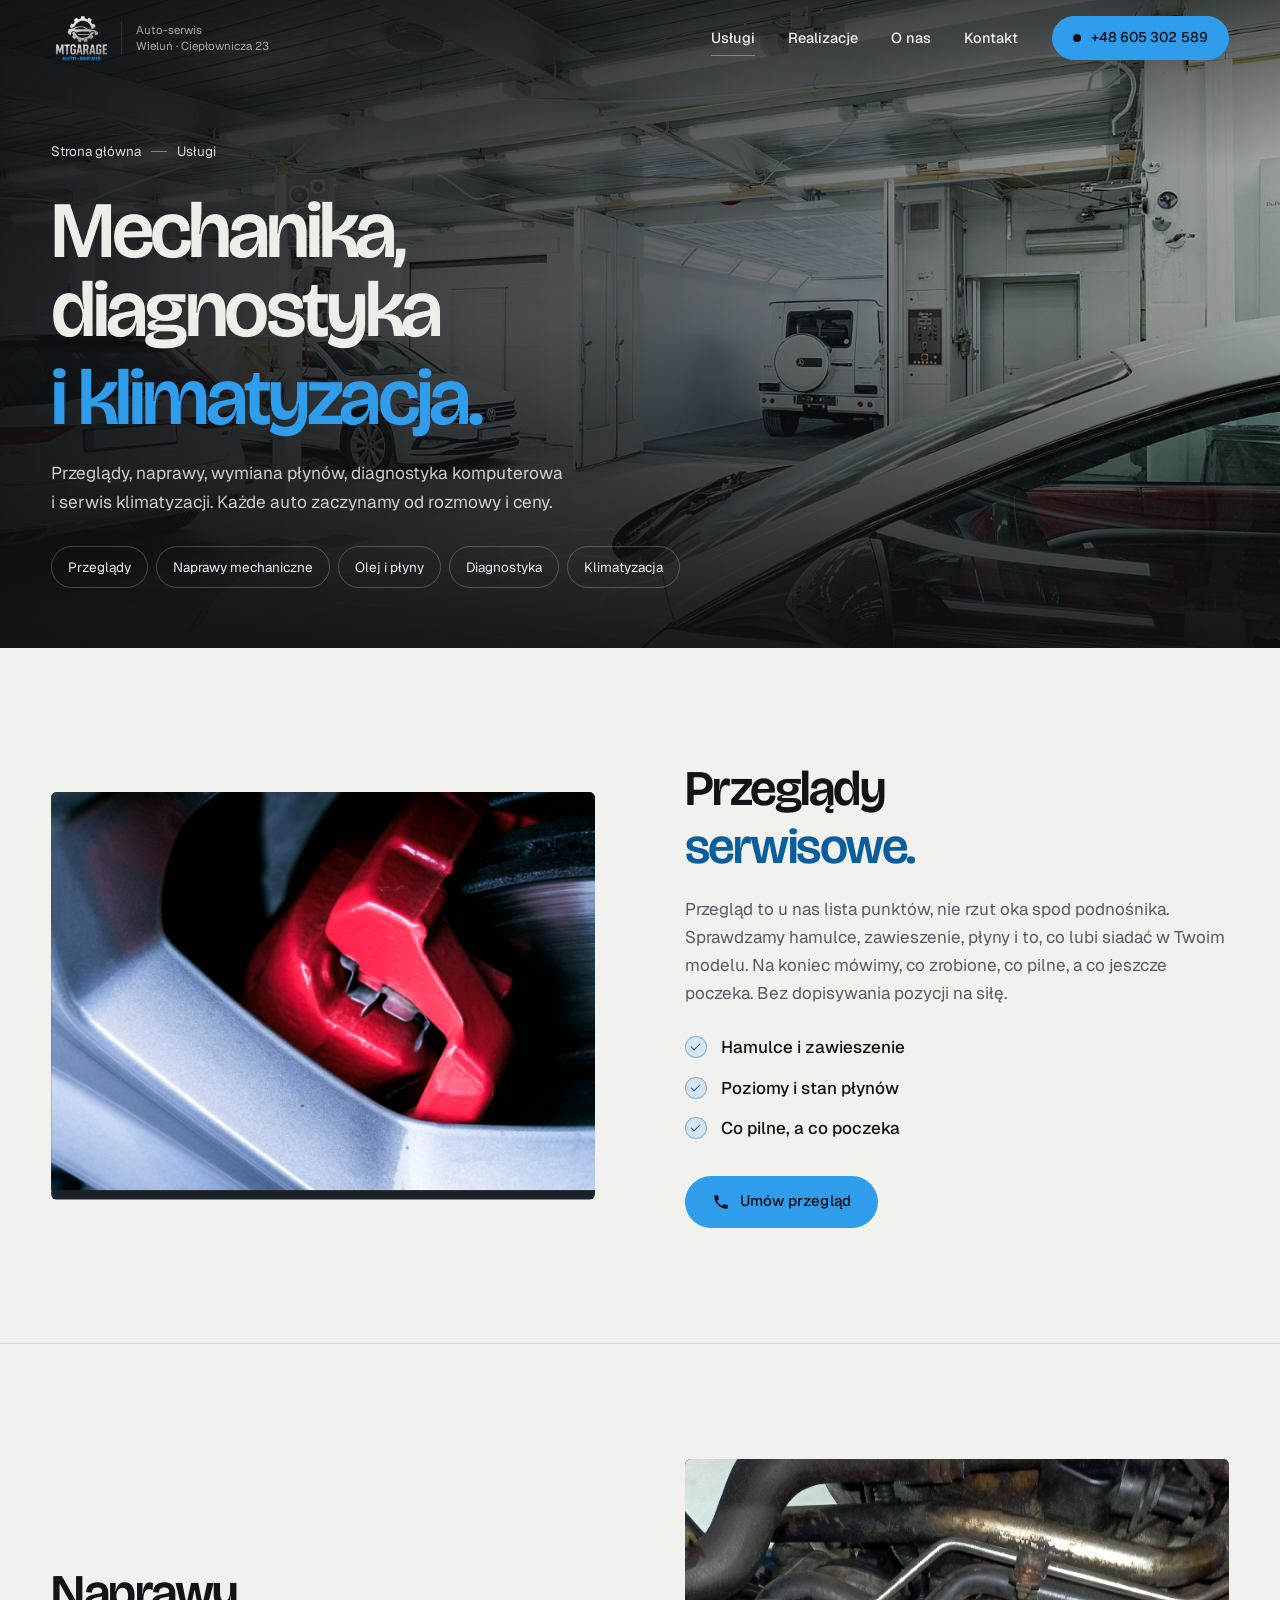
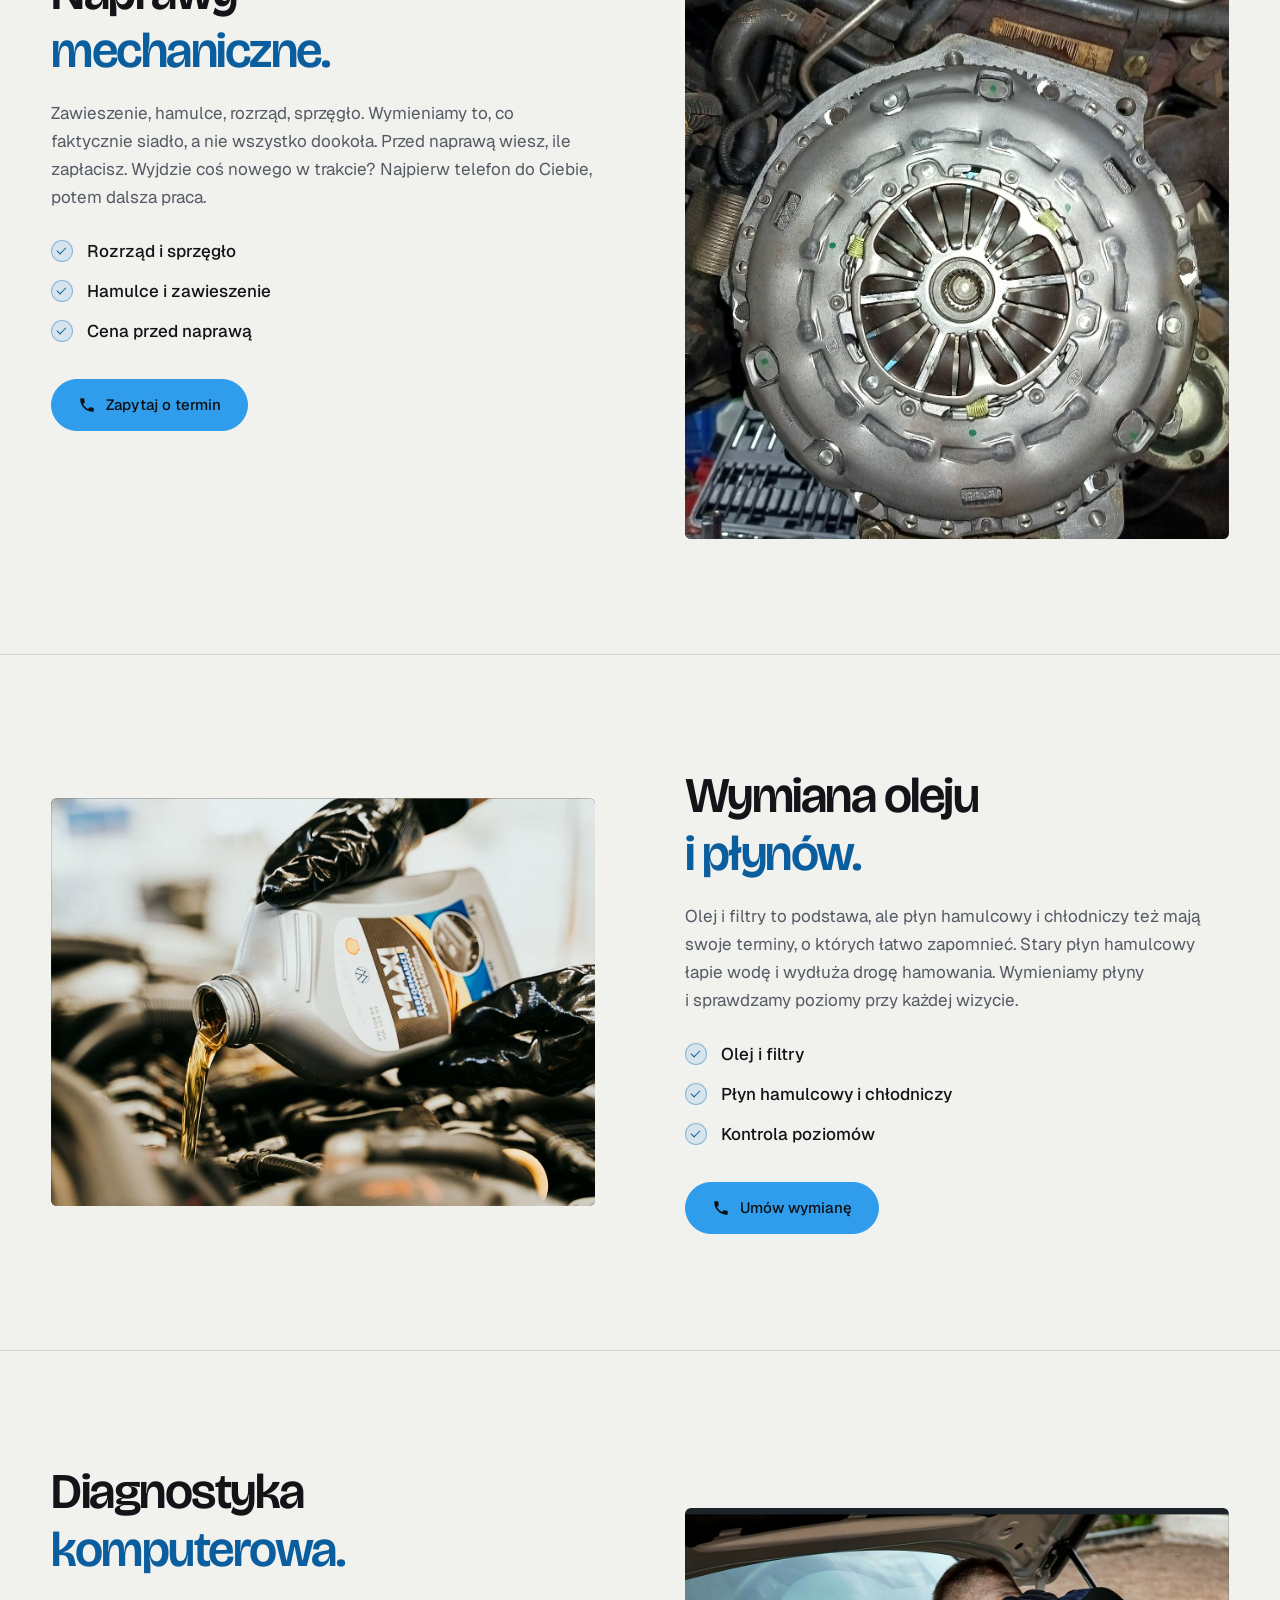
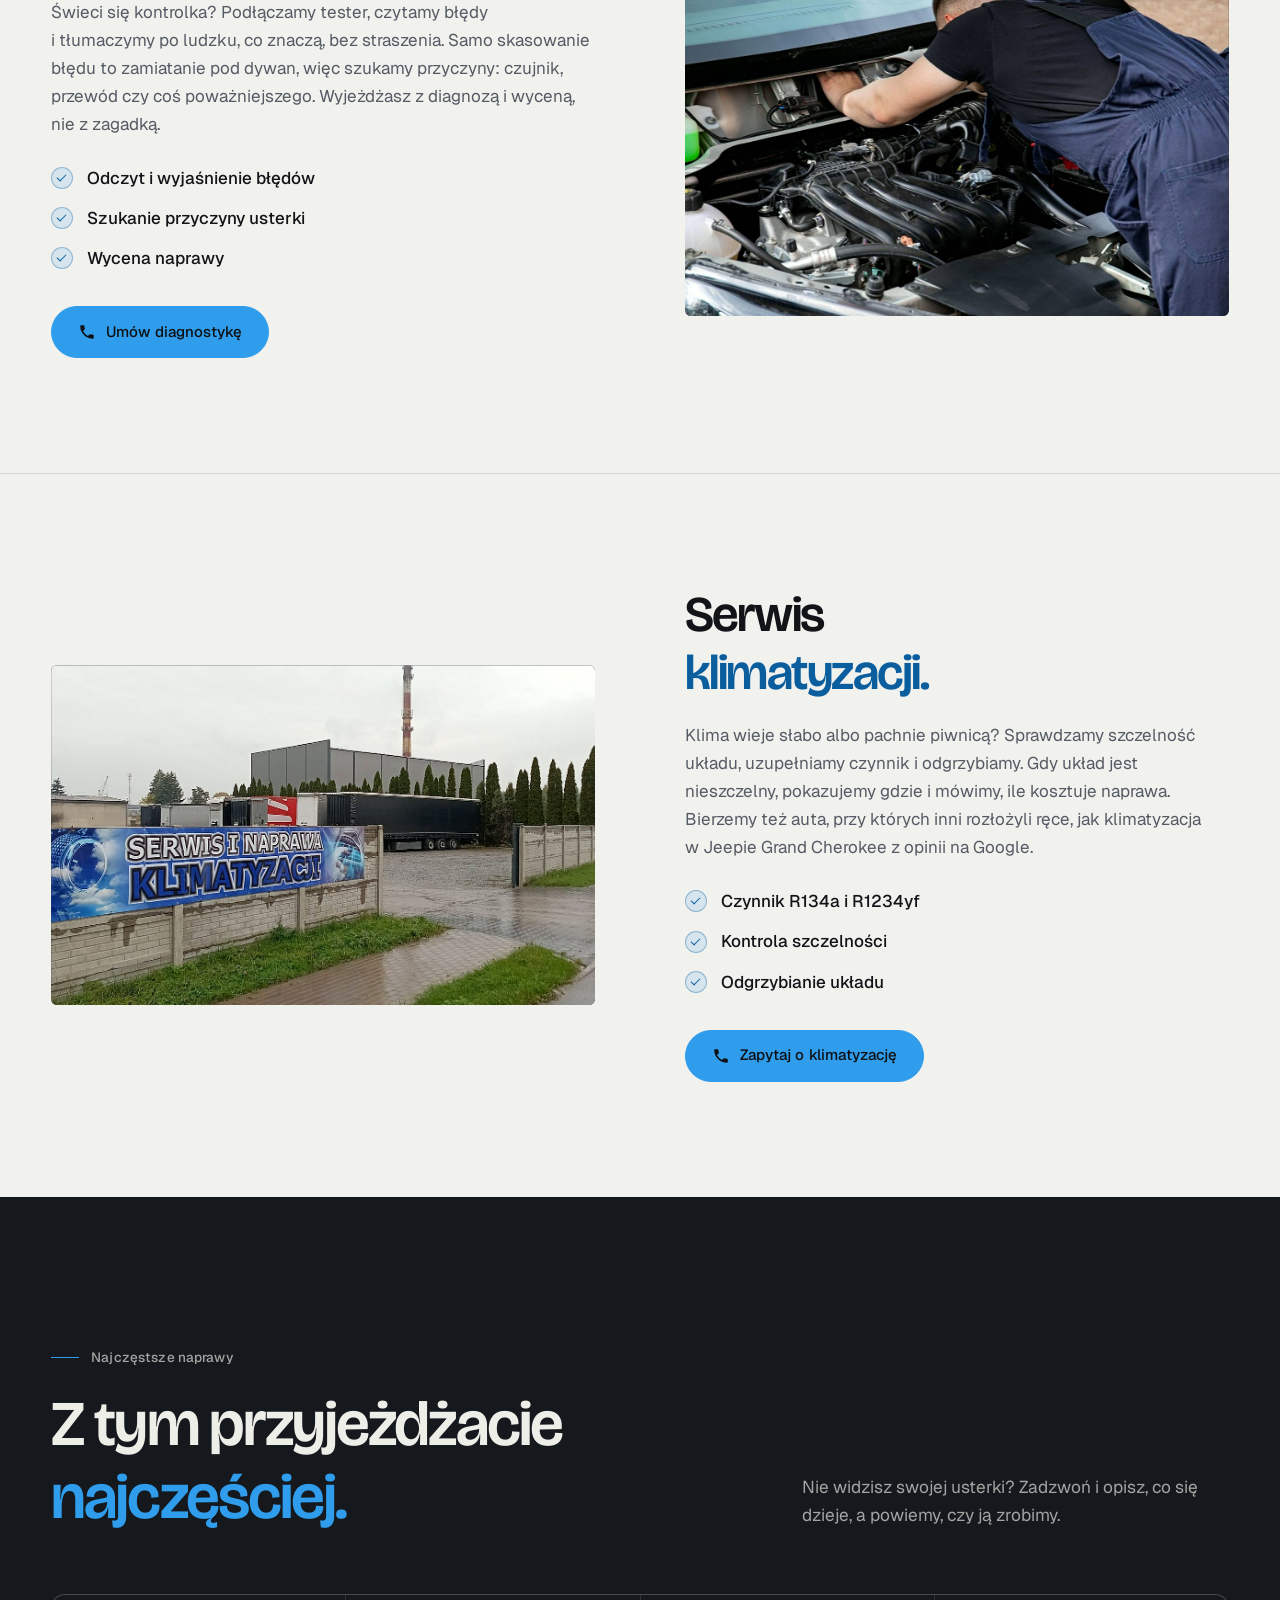
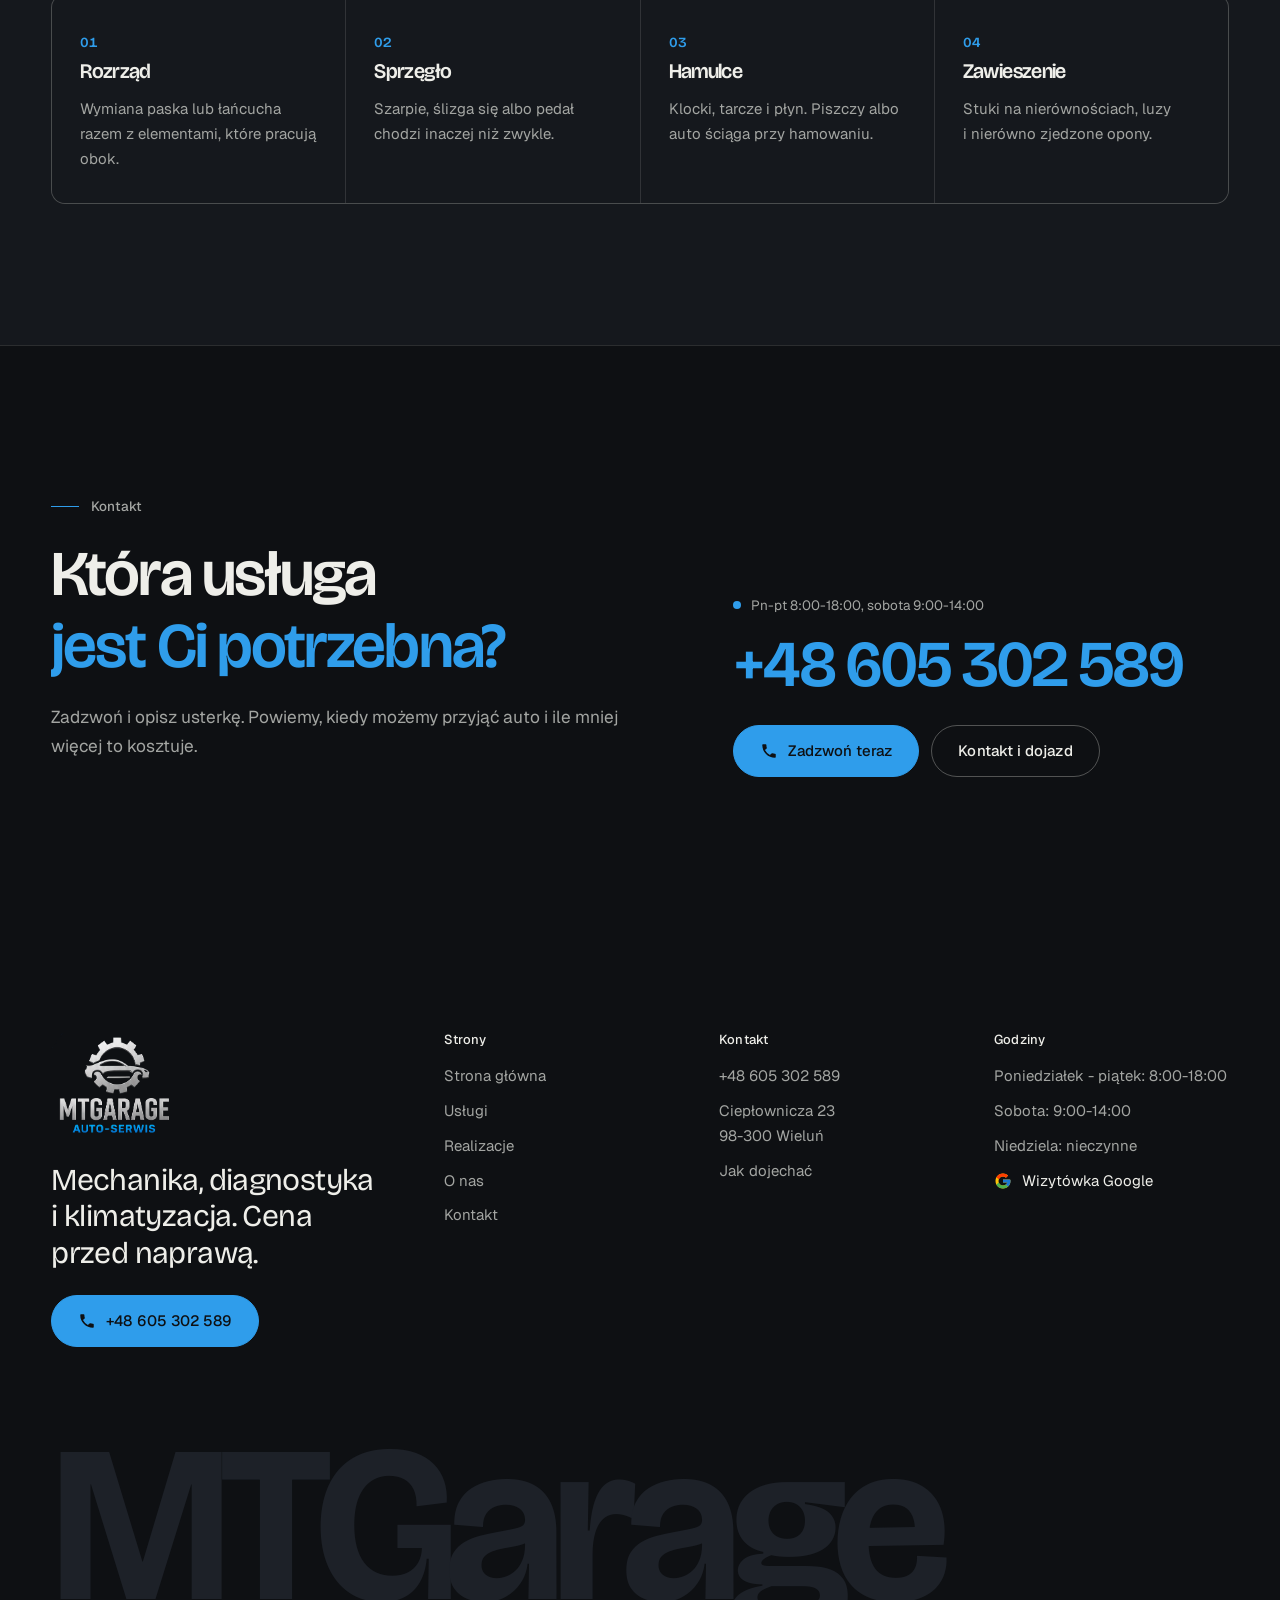
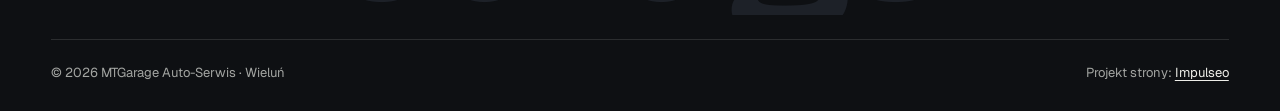
<file: oferta.html>
<!DOCTYPE html>
<html lang="pl">
<head>
<meta charset="UTF-8">
<meta name="viewport" content="width=device-width, initial-scale=1.0">
<title>Usługi - MTGarage Auto-Serwis Wieluń | mechanika, diagnostyka, klimatyzacja</title>
<meta name="description" content="Przeglądy, naprawy mechaniczne, wymiana oleju i płynów, diagnostyka komputerowa i serwis klimatyzacji R134a i R1234yf w Wieluniu. Telefon: +48 605 302 589.">
<link rel="canonical" href="https://impulseo-pl.github.io/mtgarage-auto-serwis-mechanik-wielun/oferta.html">
<meta name="robots" content="noindex, nofollow">
<meta name="theme-color" content="#0E1013">
<meta property="og:type" content="website">
<meta property="og:locale" content="pl_PL">
<meta property="og:site_name" content="MTGarage Auto-Serwis">
<meta property="og:title" content="Usługi - MTGarage Auto-Serwis Wieluń | mechanika, diagnostyka, klimatyzacja">
<meta property="og:description" content="Przeglądy, naprawy mechaniczne, wymiana oleju i płynów, diagnostyka komputerowa i serwis klimatyzacji R134a i R1234yf w Wieluniu. Telefon: +48 605 302 589.">
<meta property="og:url" content="https://impulseo-pl.github.io/mtgarage-auto-serwis-mechanik-wielun/oferta.html">
<meta property="og:image" content="https://impulseo-pl.github.io/mtgarage-auto-serwis-mechanik-wielun/img/og.jpg">
<meta property="og:image:width" content="1200">
<meta property="og:image:height" content="630">
<meta name="twitter:card" content="summary_large_image">
<script type="application/ld+json">{"@context": "https://schema.org", "@type": "AutoRepair", "name": "MTGarage Auto-Serwis", "url": "https://impulseo-pl.github.io/mtgarage-auto-serwis-mechanik-wielun/", "telephone": "+48605302589", "image": "https://impulseo-pl.github.io/mtgarage-auto-serwis-mechanik-wielun/img/og.jpg", "address": {"@type": "PostalAddress", "streetAddress": "Ciepłownicza 23", "postalCode": "98-300", "addressLocality": "Wieluń", "addressCountry": "PL"}, "geo": {"@type": "GeoCoordinates", "latitude": 51.2299917, "longitude": 18.574245}, "openingHours": ["Mo-Fr 08:00-18:00", "Sa 09:00-14:00"], "sameAs": ["https://www.google.com/maps?cid=14862300650066879575"]}</script>
<script>(function(){var d=document.documentElement;d.classList.add('js');try{if(!window.matchMedia('(prefers-reduced-motion: reduce)').matches)d.classList.add('anim');}catch(e){}setTimeout(function(){if(!d.classList.contains('anim-ok'))d.classList.remove('anim');},3500);})();</script>

<link rel="preload" as="image" href="img/g11.jpg" fetchpriority="high">

<link rel="preconnect" href="https://fonts.googleapis.com">
<link rel="preconnect" href="https://fonts.gstatic.com" crossorigin>
<link href="https://fonts.googleapis.com/css2?family=Bricolage+Grotesque:opsz,wght@12..96,400..700&family=Geist:wght@400..600&display=swap" rel="stylesheet">
<link rel="stylesheet" href="assets/styles.css?v=20261030">
<script src="assets/lenis.min.js?v=1.1.20" defer></script>
<script src="assets/main.js?v=20261030" defer></script>
</head>
<body>
<a class="skip" href="#tresc">Przejdź do treści</a>
<header class="site-head">
<div class="head-in">
  <a class="brand" href="index.html" aria-label="MTGarage Auto-Serwis - strona główna">
    <span class="znak"><img class="wm" src="img/logo-znak.png" alt="MTGarage Auto-Serwis" width="351" height="304" decoding="async"></span>
    <span class="brand-sub">Auto-serwis<br>Wieluń · Ciepłownicza 23</span>
  </a>
  <nav class="nav-links" aria-label="Menu główne">
    <a class="nl" href="oferta.html" aria-current="page">Usługi</a><a class="nl" href="realizacje.html">Realizacje</a><a class="nl" href="o-nas.html">O&nbsp;nas</a><a class="nl" href="kontakt.html">Kontakt</a>
    <a class="btn btn-main nav-cta" href="tel:+48605302589"><span class="live" aria-hidden="true"></span>+48 605 302 589</a>
  </nav>
  <button class="burger" type="button" aria-label="Otwórz menu" aria-expanded="false" aria-controls="mnav"><span></span><span></span></button>
</div>
</header>

<div class="mnav" id="mnav">
  <div class="mnav-in">
    <a class="ml" href="index.html">Strona główna</a><a class="ml" href="oferta.html" aria-current="page">Usługi</a><a class="ml" href="realizacje.html">Realizacje</a><a class="ml" href="o-nas.html">O&nbsp;nas</a><a class="ml" href="kontakt.html">Kontakt</a>
    <div class="mnav-foot">
      <span>Pn-pt 8:00-18:00, sobota 9:00-14:00</span>
      <a class="btn btn-main" href="tel:+48605302589"><svg class="ico" width="16" height="16" viewBox="0 0 24 24" fill="none" aria-hidden="true"><path d="M6.6 10.8a15.5 15.5 0 0 0 6.6 6.6l2.2-2.2a1 1 0 0 1 1-.24 11.4 11.4 0 0 0 3.6.58 1 1 0 0 1 1 1V20a1 1 0 0 1-1 1A17 17 0 0 1 3 4a1 1 0 0 1 1-1h3.5a1 1 0 0 1 1 1c0 1.25.2 2.46.58 3.6a1 1 0 0 1-.25 1l-2.23 2.2Z" fill="currentColor"/></svg>+48 605 302 589</a>
    </div>
  </div>
</div>
<main id="tresc">

<section class="pagehead">
  <div class="pagehead-media"><img src="img/g11.jpg" alt="Hala warsztatu samochodowego z autami na stanowiskach" width="1600" height="1066" decoding="async" fetchpriority="high"></div>
  <div class="ph-in">
    <p class="crumb up" style="--d:0"><a href="index.html">Strona główna</a><span class="sl" aria-hidden="true"></span>Usługi</p>
    <h1><span class="ln"><span class="ln-i" style="--k:0">Mechanika, diagnostyka</span></span><span class="ln"><span class="ln-i" style="--k:1"><em>i&nbsp;klimatyzacja.</em></span></span></h1>
    <p class="ph-lead up" style="--d:300">Przeglądy, naprawy, wymiana płynów, diagnostyka komputerowa i&nbsp;serwis klimatyzacji. Każde auto zaczynamy od rozmowy i&nbsp;ceny.</p>
    <nav class="chips up" style="--d:420" aria-label="Usługi na tej stronie"><a class="chip" href="#przeglady">Przeglądy</a><a class="chip" href="#naprawy">Naprawy mechaniczne</a><a class="chip" href="#olej">Olej i&nbsp;płyny</a><a class="chip" href="#diagnostyka">Diagnostyka</a><a class="chip" href="#klimatyzacja">Klimatyzacja</a></nav>
  </div>
</section>

<section class="svc-block" id="przeglady">
  <div class="wrap svc-row">
    <figure class="fig svc-fig rv-img rv">
      <img src="img/g9.jpg" alt="Zacisk hamulcowy i tarcza z bliska" width="1516" height="960" decoding="async" data-plx="30" style="height:110%;margin-top:-5%">
    </figure>
    <div class="svc-txt">
      <h2 class="rv rv-h"><span class="ln"><span class="ln-i" style="--k:0">Przeglądy</span></span><span class="ln"><span class="ln-i" style="--k:1"><em>serwisowe.</em></span></span></h2>
      <p class="rv" style="--d:100">Przegląd to u&nbsp;nas lista punktów, nie rzut oka spod podnośnika. Sprawdzamy hamulce, zawieszenie, płyny i&nbsp;to, co lubi siadać w&nbsp;Twoim modelu. Na koniec mówimy, co zrobione, co pilne, a&nbsp;co jeszcze poczeka. Bez dopisywania pozycji na siłę.</p>
      <ul class="ticks rv" style="--d:160"><li>Hamulce i&nbsp;zawieszenie</li><li>Poziomy i&nbsp;stan płynów</li><li>Co pilne, a&nbsp;co poczeka</li></ul>
      <a class="btn btn-main rv" style="--d:220" href="tel:+48605302589"><svg class="ico" width="16" height="16" viewBox="0 0 24 24" fill="none" aria-hidden="true"><path d="M6.6 10.8a15.5 15.5 0 0 0 6.6 6.6l2.2-2.2a1 1 0 0 1 1-.24 11.4 11.4 0 0 0 3.6.58 1 1 0 0 1 1 1V20a1 1 0 0 1-1 1A17 17 0 0 1 3 4a1 1 0 0 1 1-1h3.5a1 1 0 0 1 1 1c0 1.25.2 2.46.58 3.6a1 1 0 0 1-.25 1l-2.23 2.2Z" fill="currentColor"/></svg>Umów przegląd</a>
    </div>
  </div>
</section>
<section class="svc-block flip" id="naprawy">
  <div class="wrap svc-row">
    <figure class="fig svc-fig pion rv-img rv">
      <img src="img/g2.jpg" alt="Sprzęgło przygotowane do montażu w warsztacie MTGarage" width="1300" height="1735" decoding="async" data-plx="30" style="height:110%;margin-top:-5%">
    </figure>
    <div class="svc-txt">
      <h2 class="rv rv-h"><span class="ln"><span class="ln-i" style="--k:0">Naprawy</span></span><span class="ln"><span class="ln-i" style="--k:1"><em>mechaniczne.</em></span></span></h2>
      <p class="rv" style="--d:100">Zawieszenie, hamulce, rozrząd, sprzęgło. Wymieniamy to, co faktycznie siadło, a&nbsp;nie wszystko dookoła. Przed naprawą wiesz, ile zapłacisz. Wyjdzie coś nowego w&nbsp;trakcie? Najpierw telefon do Ciebie, potem dalsza praca.</p>
      <ul class="ticks rv" style="--d:160"><li>Rozrząd i&nbsp;sprzęgło</li><li>Hamulce i&nbsp;zawieszenie</li><li>Cena przed naprawą</li></ul>
      <a class="btn btn-main rv" style="--d:220" href="tel:+48605302589"><svg class="ico" width="16" height="16" viewBox="0 0 24 24" fill="none" aria-hidden="true"><path d="M6.6 10.8a15.5 15.5 0 0 0 6.6 6.6l2.2-2.2a1 1 0 0 1 1-.24 11.4 11.4 0 0 0 3.6.58 1 1 0 0 1 1 1V20a1 1 0 0 1-1 1A17 17 0 0 1 3 4a1 1 0 0 1 1-1h3.5a1 1 0 0 1 1 1c0 1.25.2 2.46.58 3.6a1 1 0 0 1-.25 1l-2.23 2.2Z" fill="currentColor"/></svg>Zapytaj o termin</a>
    </div>
  </div>
</section>
<section class="svc-block" id="olej">
  <div class="wrap svc-row">
    <figure class="fig svc-fig rv-img rv">
      <img src="img/g7.jpg" alt="Wlewanie świeżego oleju do silnika" width="1600" height="1066" loading="lazy" decoding="async" data-plx="30" style="height:110%;margin-top:-5%">
    </figure>
    <div class="svc-txt">
      <h2 class="rv rv-h"><span class="ln"><span class="ln-i" style="--k:0">Wymiana oleju</span></span><span class="ln"><span class="ln-i" style="--k:1"><em>i&nbsp;płynów.</em></span></span></h2>
      <p class="rv" style="--d:100">Olej i&nbsp;filtry to podstawa, ale płyn hamulcowy i&nbsp;chłodniczy też mają swoje terminy, o&nbsp;których łatwo zapomnieć. Stary płyn hamulcowy łapie wodę i&nbsp;wydłuża drogę hamowania. Wymieniamy płyny i&nbsp;sprawdzamy poziomy przy każdej wizycie.</p>
      <ul class="ticks rv" style="--d:160"><li>Olej i&nbsp;filtry</li><li>Płyn hamulcowy i&nbsp;chłodniczy</li><li>Kontrola poziomów</li></ul>
      <a class="btn btn-main rv" style="--d:220" href="tel:+48605302589"><svg class="ico" width="16" height="16" viewBox="0 0 24 24" fill="none" aria-hidden="true"><path d="M6.6 10.8a15.5 15.5 0 0 0 6.6 6.6l2.2-2.2a1 1 0 0 1 1-.24 11.4 11.4 0 0 0 3.6.58 1 1 0 0 1 1 1V20a1 1 0 0 1-1 1A17 17 0 0 1 3 4a1 1 0 0 1 1-1h3.5a1 1 0 0 1 1 1c0 1.25.2 2.46.58 3.6a1 1 0 0 1-.25 1l-2.23 2.2Z" fill="currentColor"/></svg>Umów wymianę</a>
    </div>
  </div>
</section>
<section class="svc-block flip" id="diagnostyka">
  <div class="wrap svc-row">
    <figure class="fig svc-fig rv-img rv">
      <img src="img/g8.jpg" alt="Mechanik sprawdza silnik pod otwartą maską" width="1600" height="1066" loading="lazy" decoding="async" data-plx="30" style="height:110%;margin-top:-5%">
    </figure>
    <div class="svc-txt">
      <h2 class="rv rv-h"><span class="ln"><span class="ln-i" style="--k:0">Diagnostyka</span></span><span class="ln"><span class="ln-i" style="--k:1"><em>komputerowa.</em></span></span></h2>
      <p class="rv" style="--d:100">Świeci się kontrolka? Podłączamy tester, czytamy błędy i&nbsp;tłumaczymy po ludzku, co znaczą, bez straszenia. Samo skasowanie błędu to zamiatanie pod dywan, więc szukamy przyczyny: czujnik, przewód czy coś poważniejszego. Wyjeżdżasz z&nbsp;diagnozą i&nbsp;wyceną, nie z&nbsp;zagadką.</p>
      <ul class="ticks rv" style="--d:160"><li>Odczyt i&nbsp;wyjaśnienie błędów</li><li>Szukanie przyczyny usterki</li><li>Wycena naprawy</li></ul>
      <a class="btn btn-main rv" style="--d:220" href="tel:+48605302589"><svg class="ico" width="16" height="16" viewBox="0 0 24 24" fill="none" aria-hidden="true"><path d="M6.6 10.8a15.5 15.5 0 0 0 6.6 6.6l2.2-2.2a1 1 0 0 1 1-.24 11.4 11.4 0 0 0 3.6.58 1 1 0 0 1 1 1V20a1 1 0 0 1-1 1A17 17 0 0 1 3 4a1 1 0 0 1 1-1h3.5a1 1 0 0 1 1 1c0 1.25.2 2.46.58 3.6a1 1 0 0 1-.25 1l-2.23 2.2Z" fill="currentColor"/></svg>Umów diagnostykę</a>
    </div>
  </div>
</section>
<section class="svc-block" id="klimatyzacja">
  <div class="wrap svc-row">
    <figure class="fig svc-fig szer rv-img rv">
      <img src="img/g3.jpg" alt="Baner Serwis i naprawa klimatyzacji przy warsztacie MTGarage" width="1800" height="813" loading="lazy" decoding="async" data-plx="30" style="height:110%;margin-top:-5%">
    </figure>
    <div class="svc-txt">
      <h2 class="rv rv-h"><span class="ln"><span class="ln-i" style="--k:0">Serwis</span></span><span class="ln"><span class="ln-i" style="--k:1"><em>klimatyzacji.</em></span></span></h2>
      <p class="rv" style="--d:100">Klima wieje słabo albo pachnie piwnicą? Sprawdzamy szczelność układu, uzupełniamy czynnik i&nbsp;odgrzybiamy. Gdy układ jest nieszczelny, pokazujemy gdzie i&nbsp;mówimy, ile kosztuje naprawa. Bierzemy też auta, przy których inni rozłożyli ręce, jak klimatyzacja w&nbsp;Jeepie Grand Cherokee z&nbsp;opinii na Google.</p>
      <ul class="ticks rv" style="--d:160"><li>Czynnik R134a i&nbsp;R1234yf</li><li>Kontrola szczelności</li><li>Odgrzybianie układu</li></ul>
      <a class="btn btn-main rv" style="--d:220" href="tel:+48605302589"><svg class="ico" width="16" height="16" viewBox="0 0 24 24" fill="none" aria-hidden="true"><path d="M6.6 10.8a15.5 15.5 0 0 0 6.6 6.6l2.2-2.2a1 1 0 0 1 1-.24 11.4 11.4 0 0 0 3.6.58 1 1 0 0 1 1 1V20a1 1 0 0 1-1 1A17 17 0 0 1 3 4a1 1 0 0 1 1-1h3.5a1 1 0 0 1 1 1c0 1.25.2 2.46.58 3.6a1 1 0 0 1-.25 1l-2.23 2.2Z" fill="currentColor"/></svg>Zapytaj o klimatyzację</a>
    </div>
  </div>
</section>
<section class="sec dark-2" id="dodatkowo">
  <div class="wrap">
    <div class="sec-head">
      <div>
        <p class="eyebrow rv">Najczęstsze naprawy</p>
        <h2 class="h2 rv rv-h"><span class="ln"><span class="ln-i" style="--k:0">Z&nbsp;tym przyjeżdżacie</span></span><span class="ln"><span class="ln-i" style="--k:1"><em>najczęściej.</em></span></span></h2>
      </div>
      <div class="side rv" style="--d:120">
        <p class="lead">Nie widzisz swojej usterki? Zadzwoń i&nbsp;opisz, co się dzieje, a&nbsp;powiemy, czy ją zrobimy.</p>
      </div>
    </div>
    <div class="extra-grid rv">
      <div class="extra"><span class="ic">01</span><h3>Rozrząd</h3><p>Wymiana paska lub łańcucha razem z&nbsp;elementami, które pracują obok.</p></div>
      <div class="extra"><span class="ic">02</span><h3>Sprzęgło</h3><p>Szarpie, ślizga się albo pedał chodzi inaczej niż zwykle.</p></div>
      <div class="extra"><span class="ic">03</span><h3>Hamulce</h3><p>Klocki, tarcze i&nbsp;płyn. Piszczy albo auto ściąga przy hamowaniu.</p></div>
      <div class="extra"><span class="ic">04</span><h3>Zawieszenie</h3><p>Stuki na nierównościach, luzy i&nbsp;nierówno zjedzone opony.</p></div>
    </div>
  </div>
</section>

<section class="cta-band dark">
  <div class="wrap cta-grid">
    <div>
      <p class="eyebrow rv">Kontakt</p>
      <h2 class="h2 rv rv-h"><span class="ln"><span class="ln-i" style="--k:0">Która usługa</span></span><span class="ln"><span class="ln-i" style="--k:1"><em>jest Ci potrzebna?</em></span></span></h2>
      <p class="lead rv" style="--d:120">Zadzwoń i&nbsp;opisz usterkę. Powiemy, kiedy możemy przyjąć auto i&nbsp;ile mniej więcej to kosztuje.</p>
    </div>
    <div class="cta-side rv" style="--d:180">
      <span class="lbl"><span class="live" aria-hidden="true"></span>Pn-pt 8:00-18:00, sobota 9:00-14:00</span>
      <a class="cta-phone" href="tel:+48605302589">+48 605 302 589</a>
      <div class="cta-row">
        <a class="btn btn-main" href="tel:+48605302589"><svg class="ico" width="16" height="16" viewBox="0 0 24 24" fill="none" aria-hidden="true"><path d="M6.6 10.8a15.5 15.5 0 0 0 6.6 6.6l2.2-2.2a1 1 0 0 1 1-.24 11.4 11.4 0 0 0 3.6.58 1 1 0 0 1 1 1V20a1 1 0 0 1-1 1A17 17 0 0 1 3 4a1 1 0 0 1 1-1h3.5a1 1 0 0 1 1 1c0 1.25.2 2.46.58 3.6a1 1 0 0 1-.25 1l-2.23 2.2Z" fill="currentColor"/></svg>Zadzwoń teraz</a>
        <a class="btn btn-ghost" href="kontakt.html">Kontakt i&nbsp;dojazd</a>
      </div>
    </div>
  </div>
</section>
</main>
<footer class="site-foot">
  <div class="wrap">
    <div class="foot-top">
      <div>
        <img class="foot-logo" src="img/logo-znak.png" alt="MTGarage Auto-Serwis" width="351" height="304" loading="lazy" decoding="async">
        <p class="foot-claim">Mechanika, diagnostyka i&nbsp;klimatyzacja. Cena przed naprawą.</p>
        <a class="btn btn-main" href="tel:+48605302589"><svg class="ico" width="16" height="16" viewBox="0 0 24 24" fill="none" aria-hidden="true"><path d="M6.6 10.8a15.5 15.5 0 0 0 6.6 6.6l2.2-2.2a1 1 0 0 1 1-.24 11.4 11.4 0 0 0 3.6.58 1 1 0 0 1 1 1V20a1 1 0 0 1-1 1A17 17 0 0 1 3 4a1 1 0 0 1 1-1h3.5a1 1 0 0 1 1 1c0 1.25.2 2.46.58 3.6a1 1 0 0 1-.25 1l-2.23 2.2Z" fill="currentColor"/></svg>+48 605 302 589</a>
      </div>
      <div>
        <h4>Strony</h4>
        <ul><li><a href="index.html">Strona główna</a></li><li><a href="oferta.html">Usługi</a></li><li><a href="realizacje.html">Realizacje</a></li><li><a href="o-nas.html">O&nbsp;nas</a></li><li><a href="kontakt.html">Kontakt</a></li></ul>
      </div>
      <div>
        <h4>Kontakt</h4>
        <ul>
          <li><a href="tel:+48605302589">+48 605 302 589</a></li>
          <li>Ciepłownicza 23<br>98-300 Wieluń</li>
          <li><a href="https://www.google.com/maps?cid=14862300650066879575" target="_blank" rel="noopener">Jak dojechać</a></li>
        </ul>
      </div>
      <div>
        <h4>Godziny</h4>
        <ul>
          <li>Poniedziałek - piątek: 8:00-18:00</li>
          <li>Sobota: 9:00-14:00</li>
          <li>Niedziela: nieczynne</li>
          <li><a class="soc" href="https://www.google.com/maps?cid=14862300650066879575" target="_blank" rel="noopener" aria-label="Wizytówka MTGarage w Google"><svg class="g-logo" viewBox="0 0 48 48" aria-hidden="true"><path fill="#FFC107" d="M43.6 20.5H42V20H24v8h11.3C33.7 32.7 29.2 36 24 36c-6.6 0-12-5.4-12-12s5.4-12 12-12c3.1 0 5.8 1.2 7.9 3.1l5.7-5.7C34 6.1 29.3 4 24 4 12.9 4 4 12.9 4 24s8.9 20 20 20 20-8.9 20-20c0-1.3-.1-2.4-.4-3.5z"/><path fill="#FF3D00" d="m6.3 14.7 6.6 4.8C14.7 15.1 19 12 24 12c3.1 0 5.8 1.2 7.9 3.1l5.7-5.7C34 6.1 29.3 4 24 4 16.3 4 9.7 8.3 6.3 14.7z"/><path fill="#4CAF50" d="M24 44c5.2 0 9.9-2 13.4-5.2l-6.2-5.2A11.9 11.9 0 0 1 24 36c-5.2 0-9.6-3.3-11.3-7.9l-6.5 5C9.5 39.6 16.2 44 24 44z"/><path fill="#1976D2" d="M43.6 20.5H42V20H24v8h11.3a12 12 0 0 1-4.1 5.6l6.2 5.2C37 39.2 44 34 44 24c0-1.3-.1-2.4-.4-3.5z"/></svg>Wizytówka Google</a></li>
        </ul>
      </div>
    </div>
    <div class="foot-mark" aria-hidden="true">MTGarage</div>
    <div class="foot-bottom">
      <span>© 2026 MTGarage Auto-Serwis · Wieluń</span>
      <span>Projekt strony: <a class="foot-credit" href="https://impulseo.pl" target="_blank" rel="noopener">Impulseo</a></span>
    </div>
  </div>
</footer>
<div class="sticky-call">
  <a class="btn btn-main" href="tel:+48605302589"><svg class="ico" width="16" height="16" viewBox="0 0 24 24" fill="none" aria-hidden="true"><path d="M6.6 10.8a15.5 15.5 0 0 0 6.6 6.6l2.2-2.2a1 1 0 0 1 1-.24 11.4 11.4 0 0 0 3.6.58 1 1 0 0 1 1 1V20a1 1 0 0 1-1 1A17 17 0 0 1 3 4a1 1 0 0 1 1-1h3.5a1 1 0 0 1 1 1c0 1.25.2 2.46.58 3.6a1 1 0 0 1-.25 1l-2.23 2.2Z" fill="currentColor"/></svg>Zadzwoń</a>
  <a class="btn btn-ghost" href="kontakt.html">Kontakt i&nbsp;dojazd</a>
</div>
<div class="demo-wazne" data-do="2026-11-05" data-cykl="3" hidden><svg class="dw-ico" width="13" height="13" viewBox="0 0 24 24" fill="none" aria-hidden="true"><circle cx="12" cy="12" r="8.6" stroke="currentColor" stroke-width="1.8"/><path d="M12 7.2V12l3.3 2" stroke="currentColor" stroke-width="1.8" stroke-linecap="round"/></svg><span class="dw-txt"></span></div>
</body>
</html>
</file>
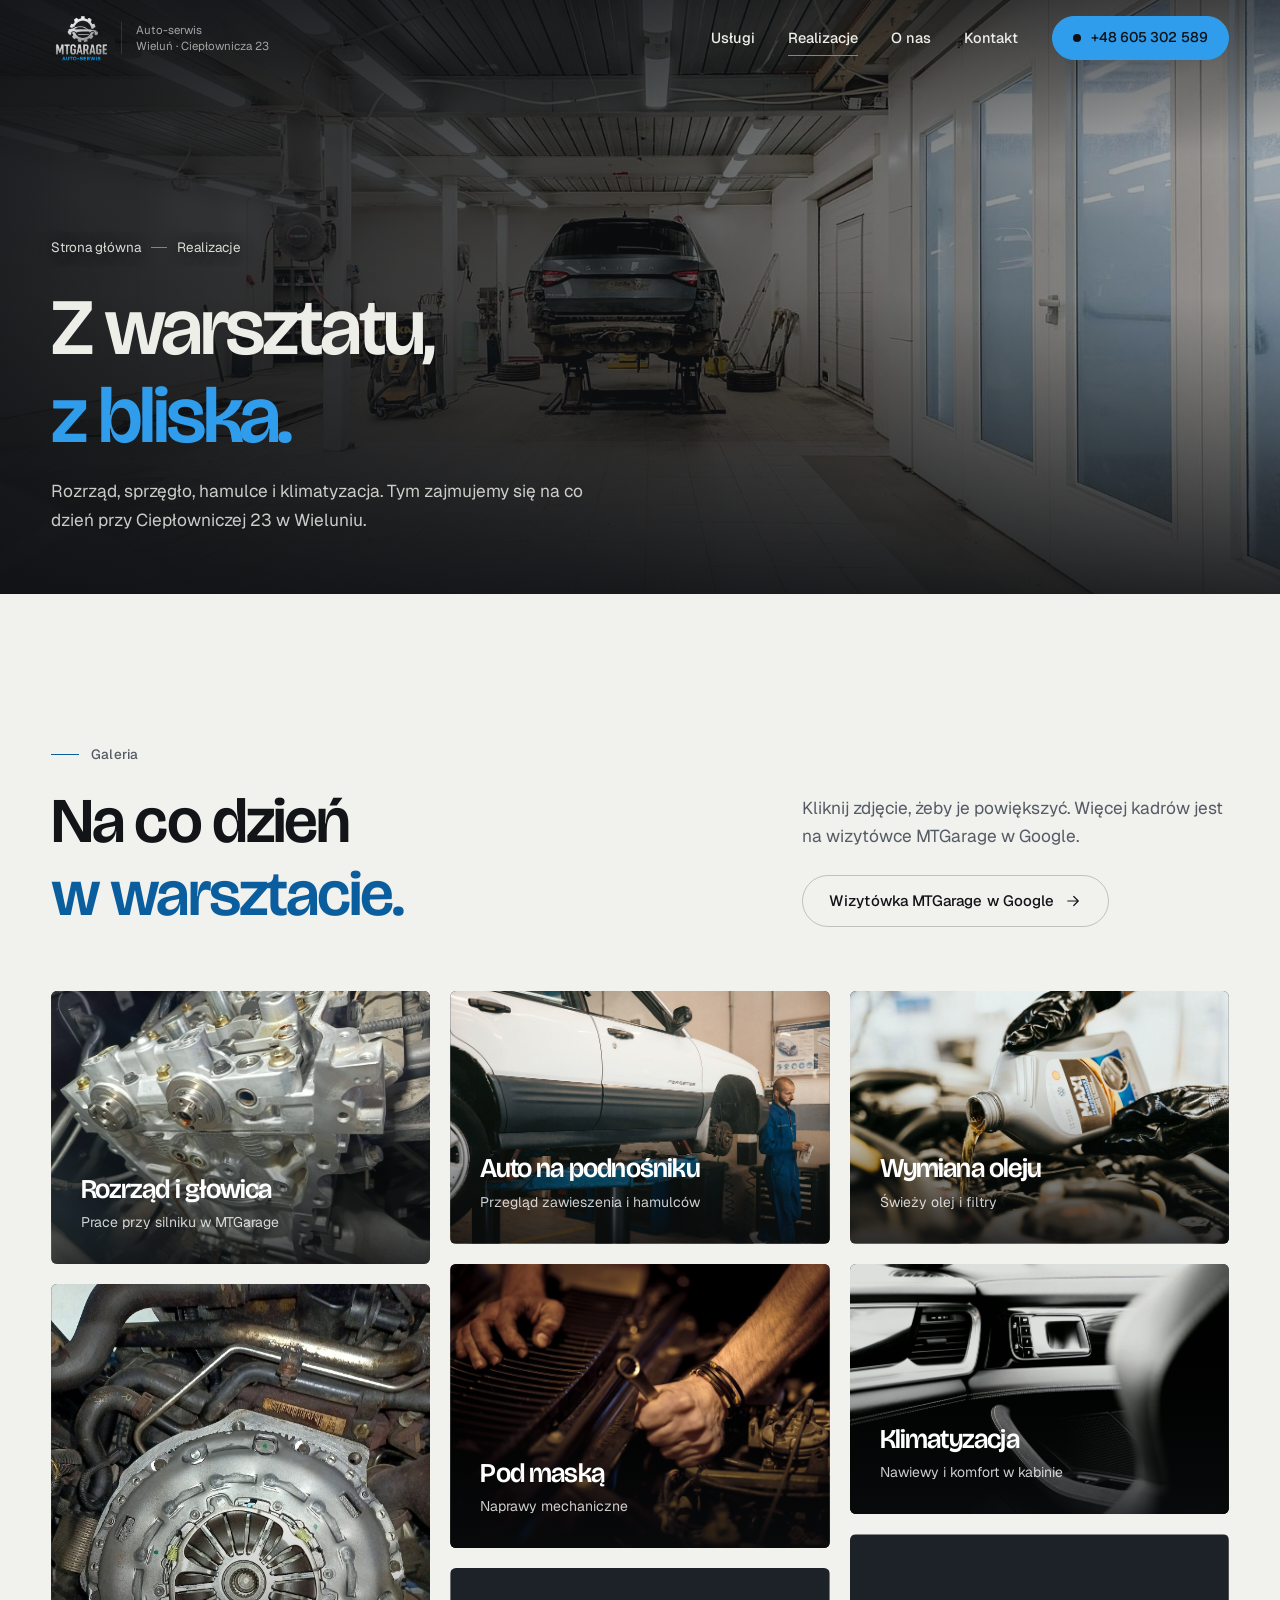
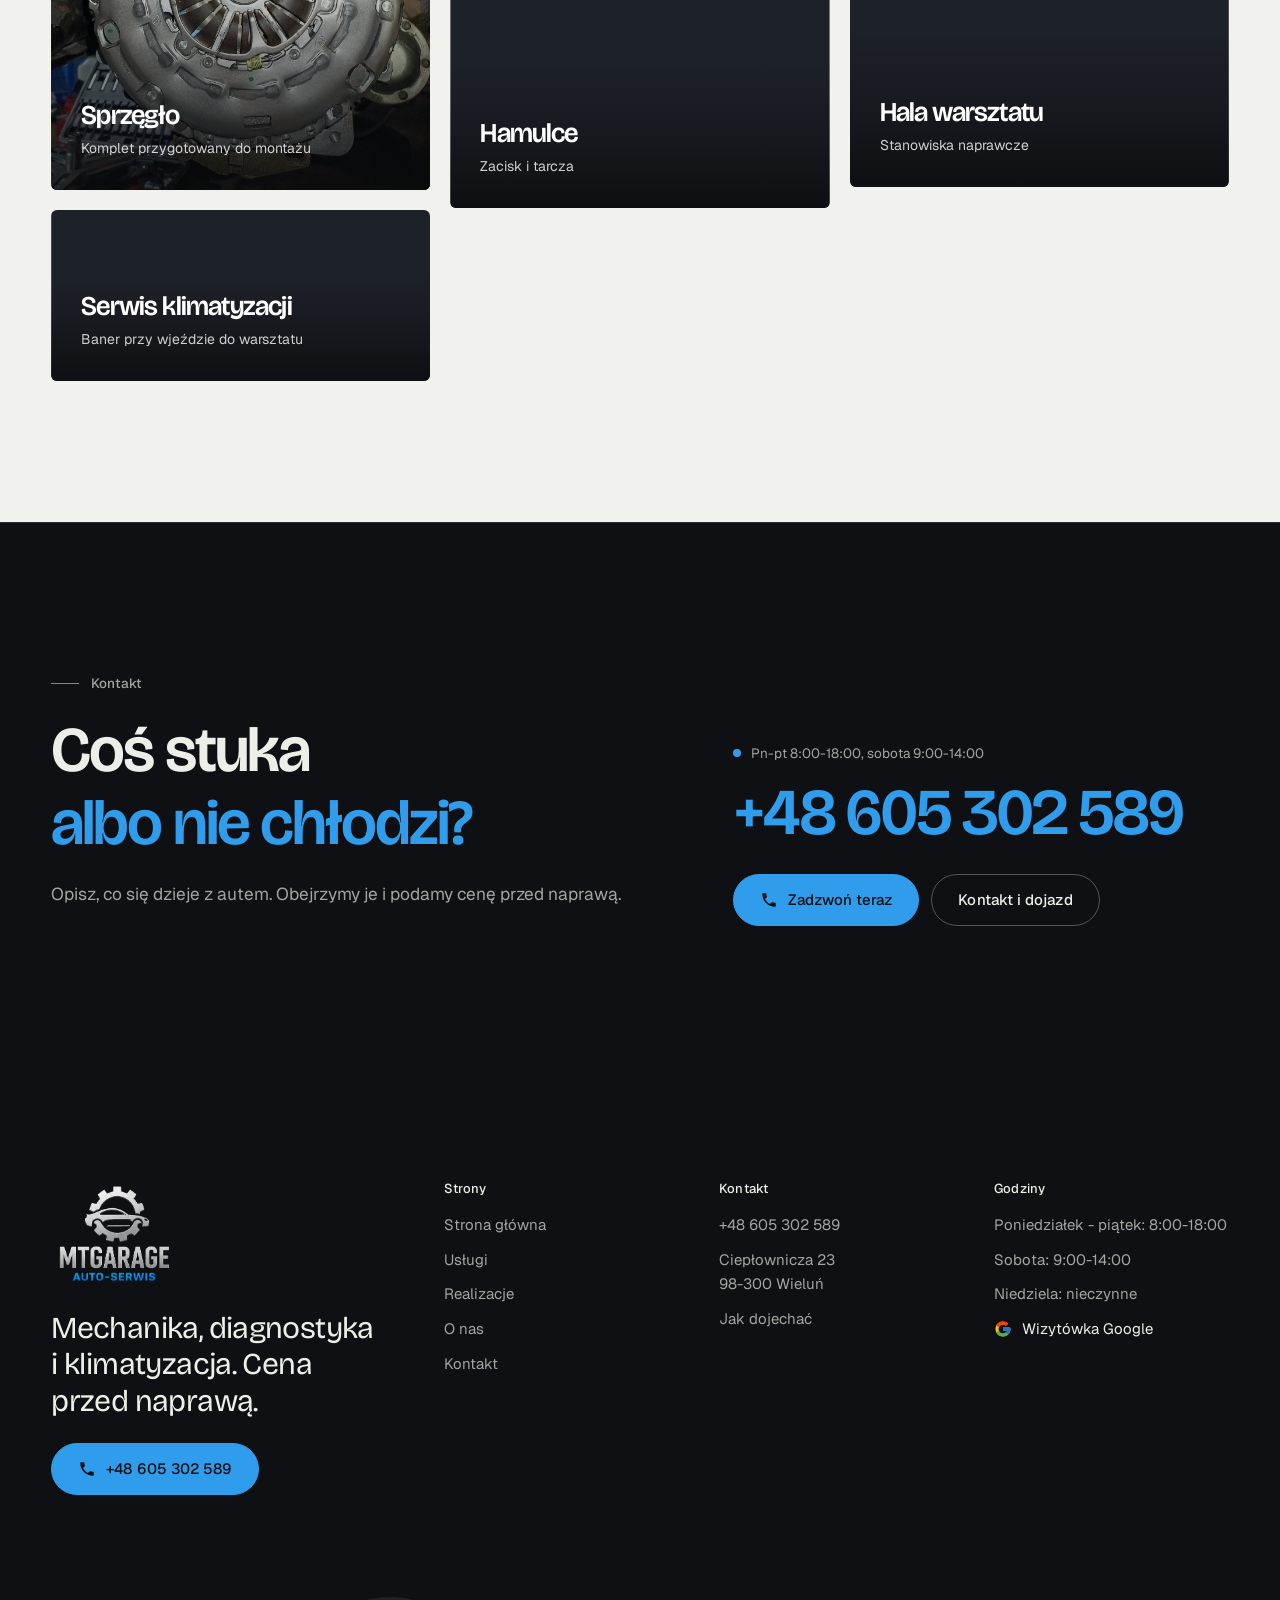
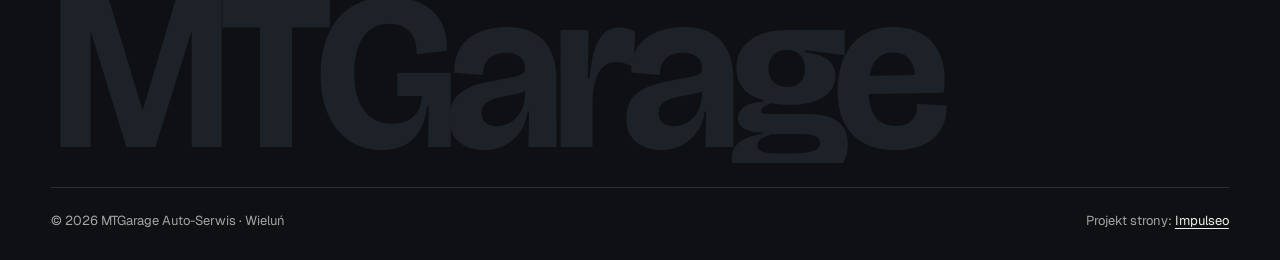
<file: realizacje.html>
<!DOCTYPE html>
<html lang="pl">
<head>
<meta charset="UTF-8">
<meta name="viewport" content="width=device-width, initial-scale=1.0">
<title>Realizacje - MTGarage Auto-Serwis Wieluń</title>
<meta name="description" content="Zdjęcia z warsztatu MTGarage w Wieluniu: rozrząd, sprzęgło, hamulce, klimatyzacja. Telefon: +48 605 302 589.">
<link rel="canonical" href="https://impulseo-pl.github.io/mtgarage-auto-serwis-mechanik-wielun/realizacje.html">
<meta name="robots" content="noindex, nofollow">
<meta name="theme-color" content="#0E1013">
<meta property="og:type" content="website">
<meta property="og:locale" content="pl_PL">
<meta property="og:site_name" content="MTGarage Auto-Serwis">
<meta property="og:title" content="Realizacje - MTGarage Auto-Serwis Wieluń">
<meta property="og:description" content="Zdjęcia z warsztatu MTGarage w Wieluniu: rozrząd, sprzęgło, hamulce, klimatyzacja. Telefon: +48 605 302 589.">
<meta property="og:url" content="https://impulseo-pl.github.io/mtgarage-auto-serwis-mechanik-wielun/realizacje.html">
<meta property="og:image" content="https://impulseo-pl.github.io/mtgarage-auto-serwis-mechanik-wielun/img/og.jpg">
<meta property="og:image:width" content="1200">
<meta property="og:image:height" content="630">
<meta name="twitter:card" content="summary_large_image">
<script type="application/ld+json">{"@context": "https://schema.org", "@type": "AutoRepair", "name": "MTGarage Auto-Serwis", "url": "https://impulseo-pl.github.io/mtgarage-auto-serwis-mechanik-wielun/", "telephone": "+48605302589", "image": "https://impulseo-pl.github.io/mtgarage-auto-serwis-mechanik-wielun/img/og.jpg", "address": {"@type": "PostalAddress", "streetAddress": "Ciepłownicza 23", "postalCode": "98-300", "addressLocality": "Wieluń", "addressCountry": "PL"}, "geo": {"@type": "GeoCoordinates", "latitude": 51.2299917, "longitude": 18.574245}, "openingHours": ["Mo-Fr 08:00-18:00", "Sa 09:00-14:00"], "sameAs": ["https://www.google.com/maps?cid=14862300650066879575"]}</script>
<script>(function(){var d=document.documentElement;d.classList.add('js');try{if(!window.matchMedia('(prefers-reduced-motion: reduce)').matches)d.classList.add('anim');}catch(e){}setTimeout(function(){if(!d.classList.contains('anim-ok'))d.classList.remove('anim');},3500);})();</script>

<link rel="preload" as="image" href="img/g10.jpg" fetchpriority="high">

<link rel="preconnect" href="https://fonts.googleapis.com">
<link rel="preconnect" href="https://fonts.gstatic.com" crossorigin>
<link href="https://fonts.googleapis.com/css2?family=Bricolage+Grotesque:opsz,wght@12..96,400..700&family=Geist:wght@400..600&display=swap" rel="stylesheet">
<link rel="stylesheet" href="assets/styles.css?v=20261030">
<script src="assets/lenis.min.js?v=1.1.20" defer></script>
<script src="assets/main.js?v=20261030" defer></script>
</head>
<body>
<a class="skip" href="#tresc">Przejdź do treści</a>
<header class="site-head">
<div class="head-in">
  <a class="brand" href="index.html" aria-label="MTGarage Auto-Serwis - strona główna">
    <span class="znak"><img class="wm" src="img/logo-znak.png" alt="MTGarage Auto-Serwis" width="351" height="304" decoding="async"></span>
    <span class="brand-sub">Auto-serwis<br>Wieluń · Ciepłownicza 23</span>
  </a>
  <nav class="nav-links" aria-label="Menu główne">
    <a class="nl" href="oferta.html">Usługi</a><a class="nl" href="realizacje.html" aria-current="page">Realizacje</a><a class="nl" href="o-nas.html">O&nbsp;nas</a><a class="nl" href="kontakt.html">Kontakt</a>
    <a class="btn btn-main nav-cta" href="tel:+48605302589"><span class="live" aria-hidden="true"></span>+48 605 302 589</a>
  </nav>
  <button class="burger" type="button" aria-label="Otwórz menu" aria-expanded="false" aria-controls="mnav"><span></span><span></span></button>
</div>
</header>

<div class="mnav" id="mnav">
  <div class="mnav-in">
    <a class="ml" href="index.html">Strona główna</a><a class="ml" href="oferta.html">Usługi</a><a class="ml" href="realizacje.html" aria-current="page">Realizacje</a><a class="ml" href="o-nas.html">O&nbsp;nas</a><a class="ml" href="kontakt.html">Kontakt</a>
    <div class="mnav-foot">
      <span>Pn-pt 8:00-18:00, sobota 9:00-14:00</span>
      <a class="btn btn-main" href="tel:+48605302589"><svg class="ico" width="16" height="16" viewBox="0 0 24 24" fill="none" aria-hidden="true"><path d="M6.6 10.8a15.5 15.5 0 0 0 6.6 6.6l2.2-2.2a1 1 0 0 1 1-.24 11.4 11.4 0 0 0 3.6.58 1 1 0 0 1 1 1V20a1 1 0 0 1-1 1A17 17 0 0 1 3 4a1 1 0 0 1 1-1h3.5a1 1 0 0 1 1 1c0 1.25.2 2.46.58 3.6a1 1 0 0 1-.25 1l-2.23 2.2Z" fill="currentColor"/></svg>+48 605 302 589</a>
    </div>
  </div>
</div>
<main id="tresc">

<section class="pagehead">
  <div class="pagehead-media"><img src="img/g10.jpg" alt="Jasna hala warsztatu z autem na podnośniku" width="1600" height="1066" decoding="async" fetchpriority="high"></div>
  <div class="ph-in">
    <p class="crumb up" style="--d:0"><a href="index.html">Strona główna</a><span class="sl" aria-hidden="true"></span>Realizacje</p>
    <h1><span class="ln"><span class="ln-i" style="--k:0">Z&nbsp;warsztatu,</span></span><span class="ln"><span class="ln-i" style="--k:1"><em>z&nbsp;bliska.</em></span></span></h1>
    <p class="ph-lead up" style="--d:300">Rozrząd, sprzęgło, hamulce i&nbsp;klimatyzacja. Tym zajmujemy się na co dzień przy Ciepłowniczej 23 w&nbsp;Wieluniu.</p>
  </div>
</section>

<section class="sec">
  <div class="wrap">
    <div class="sec-head">
      <div>
        <p class="eyebrow rv">Galeria</p>
        <h2 class="h2 rv rv-h"><span class="ln"><span class="ln-i" style="--k:0">Na co dzień</span></span><span class="ln"><span class="ln-i" style="--k:1"><em>w&nbsp;warsztacie.</em></span></span></h2>
      </div>
      <div class="side rv" style="--d:120">
        <p class="lead">Kliknij zdjęcie, żeby je powiększyć. Więcej kadrów jest na wizytówce MTGarage w&nbsp;Google.</p>
        <a class="btn btn-ghost" href="https://www.google.com/maps?cid=14862300650066879575" target="_blank" rel="noopener">Wizytówka MTGarage w&nbsp;Google<svg class="ico arr" width="18" height="18" viewBox="0 0 24 24" fill="none" stroke="currentColor" stroke-width="1.6" stroke-linecap="round" stroke-linejoin="round" aria-hidden="true"><path d="M5 12h14M13 6l6 6-6 6"/></svg></a>
      </div>
    </div>
    <div class="masonry">
      <a class="tile rv-img rv" style="--d:0" href="img/g1.jpg" data-lb="Rozrząd i głowica - Prace przy silniku w MTGarage">
        <img src="img/g1.jpg" alt="Rozrząd i głowica - Prace przy silniku w MTGarage" width="1684" height="1212" decoding="async">
        <span class="tile-cap"><h3>Rozrząd i&nbsp;głowica</h3><span>Prace przy silniku w&nbsp;MTGarage</span></span>
      </a><a class="tile rv-img rv" style="--d:110" href="img/g2.jpg" data-lb="Sprzęgło - Komplet przygotowany do montażu">
        <img src="img/g2.jpg" alt="Sprzęgło - Komplet przygotowany do montażu" width="1300" height="1735" decoding="async">
        <span class="tile-cap"><h3>Sprzęgło</h3><span>Komplet przygotowany do montażu</span></span>
      </a><a class="tile rv-img rv" style="--d:220" href="img/g3.jpg" data-lb="Serwis klimatyzacji - Baner przy wjeździe do warsztatu">
        <img src="img/g3.jpg" alt="Serwis klimatyzacji - Baner przy wjeździe do warsztatu" width="1800" height="813" decoding="async">
        <span class="tile-cap"><h3>Serwis klimatyzacji</h3><span>Baner przy wjeździe do warsztatu</span></span>
      </a><a class="tile rv-img rv" style="--d:0" href="img/g6.jpg" data-lb="Auto na podnośniku - Przegląd zawieszenia i hamulców">
        <img src="img/g6.jpg" alt="Auto na podnośniku - Przegląd zawieszenia i hamulców" width="1600" height="1066" decoding="async">
        <span class="tile-cap"><h3>Auto na podnośniku</h3><span>Przegląd zawieszenia i&nbsp;hamulców</span></span>
      </a><a class="tile rv-img rv" style="--d:110" href="img/g5.jpg" data-lb="Pod maską - Naprawy mechaniczne">
        <img src="img/g5.jpg" alt="Pod maską - Naprawy mechaniczne" width="1600" height="1200" decoding="async">
        <span class="tile-cap"><h3>Pod maską</h3><span>Naprawy mechaniczne</span></span>
      </a><a class="tile rv-img rv" style="--d:220" href="img/g9.jpg" data-lb="Hamulce - Zacisk i tarcza">
        <img src="img/g9.jpg" alt="Hamulce - Zacisk i tarcza" width="1516" height="960" decoding="async">
        <span class="tile-cap"><h3>Hamulce</h3><span>Zacisk i&nbsp;tarcza</span></span>
      </a><a class="tile rv-img rv" style="--d:0" href="img/g7.jpg" data-lb="Wymiana oleju - Świeży olej i filtry">
        <img src="img/g7.jpg" alt="Wymiana oleju - Świeży olej i filtry" width="1600" height="1066" loading="lazy" decoding="async">
        <span class="tile-cap"><h3>Wymiana oleju</h3><span>Świeży olej i&nbsp;filtry</span></span>
      </a><a class="tile rv-img rv" style="--d:110" href="img/g13.jpg" data-lb="Klimatyzacja - Nawiewy i komfort w kabinie">
        <img src="img/g13.jpg" alt="Klimatyzacja - Nawiewy i komfort w kabinie" width="1566" height="1036" loading="lazy" decoding="async">
        <span class="tile-cap"><h3>Klimatyzacja</h3><span>Nawiewy i&nbsp;komfort w&nbsp;kabinie</span></span>
      </a><a class="tile rv-img rv" style="--d:220" href="img/g12.jpg" data-lb="Hala warsztatu - Stanowiska naprawcze">
        <img src="img/g12.jpg" alt="Hala warsztatu - Stanowiska naprawcze" width="1600" height="1066" loading="lazy" decoding="async">
        <span class="tile-cap"><h3>Hala warsztatu</h3><span>Stanowiska naprawcze</span></span>
      </a>
    </div>
  </div>
</section>

<section class="cta-band dark">
  <div class="wrap cta-grid">
    <div>
      <p class="eyebrow rv">Kontakt</p>
      <h2 class="h2 rv rv-h"><span class="ln"><span class="ln-i" style="--k:0">Coś stuka</span></span><span class="ln"><span class="ln-i" style="--k:1"><em>albo nie chłodzi?</em></span></span></h2>
      <p class="lead rv" style="--d:120">Opisz, co się dzieje z&nbsp;autem. Obejrzymy je i&nbsp;podamy cenę przed naprawą.</p>
    </div>
    <div class="cta-side rv" style="--d:180">
      <span class="lbl"><span class="live" aria-hidden="true"></span>Pn-pt 8:00-18:00, sobota 9:00-14:00</span>
      <a class="cta-phone" href="tel:+48605302589">+48 605 302 589</a>
      <div class="cta-row">
        <a class="btn btn-main" href="tel:+48605302589"><svg class="ico" width="16" height="16" viewBox="0 0 24 24" fill="none" aria-hidden="true"><path d="M6.6 10.8a15.5 15.5 0 0 0 6.6 6.6l2.2-2.2a1 1 0 0 1 1-.24 11.4 11.4 0 0 0 3.6.58 1 1 0 0 1 1 1V20a1 1 0 0 1-1 1A17 17 0 0 1 3 4a1 1 0 0 1 1-1h3.5a1 1 0 0 1 1 1c0 1.25.2 2.46.58 3.6a1 1 0 0 1-.25 1l-2.23 2.2Z" fill="currentColor"/></svg>Zadzwoń teraz</a>
        <a class="btn btn-ghost" href="kontakt.html">Kontakt i&nbsp;dojazd</a>
      </div>
    </div>
  </div>
</section>
</main>
<footer class="site-foot">
  <div class="wrap">
    <div class="foot-top">
      <div>
        <img class="foot-logo" src="img/logo-znak.png" alt="MTGarage Auto-Serwis" width="351" height="304" loading="lazy" decoding="async">
        <p class="foot-claim">Mechanika, diagnostyka i&nbsp;klimatyzacja. Cena przed naprawą.</p>
        <a class="btn btn-main" href="tel:+48605302589"><svg class="ico" width="16" height="16" viewBox="0 0 24 24" fill="none" aria-hidden="true"><path d="M6.6 10.8a15.5 15.5 0 0 0 6.6 6.6l2.2-2.2a1 1 0 0 1 1-.24 11.4 11.4 0 0 0 3.6.58 1 1 0 0 1 1 1V20a1 1 0 0 1-1 1A17 17 0 0 1 3 4a1 1 0 0 1 1-1h3.5a1 1 0 0 1 1 1c0 1.25.2 2.46.58 3.6a1 1 0 0 1-.25 1l-2.23 2.2Z" fill="currentColor"/></svg>+48 605 302 589</a>
      </div>
      <div>
        <h4>Strony</h4>
        <ul><li><a href="index.html">Strona główna</a></li><li><a href="oferta.html">Usługi</a></li><li><a href="realizacje.html">Realizacje</a></li><li><a href="o-nas.html">O&nbsp;nas</a></li><li><a href="kontakt.html">Kontakt</a></li></ul>
      </div>
      <div>
        <h4>Kontakt</h4>
        <ul>
          <li><a href="tel:+48605302589">+48 605 302 589</a></li>
          <li>Ciepłownicza 23<br>98-300 Wieluń</li>
          <li><a href="https://www.google.com/maps?cid=14862300650066879575" target="_blank" rel="noopener">Jak dojechać</a></li>
        </ul>
      </div>
      <div>
        <h4>Godziny</h4>
        <ul>
          <li>Poniedziałek - piątek: 8:00-18:00</li>
          <li>Sobota: 9:00-14:00</li>
          <li>Niedziela: nieczynne</li>
          <li><a class="soc" href="https://www.google.com/maps?cid=14862300650066879575" target="_blank" rel="noopener" aria-label="Wizytówka MTGarage w Google"><svg class="g-logo" viewBox="0 0 48 48" aria-hidden="true"><path fill="#FFC107" d="M43.6 20.5H42V20H24v8h11.3C33.7 32.7 29.2 36 24 36c-6.6 0-12-5.4-12-12s5.4-12 12-12c3.1 0 5.8 1.2 7.9 3.1l5.7-5.7C34 6.1 29.3 4 24 4 12.9 4 4 12.9 4 24s8.9 20 20 20 20-8.9 20-20c0-1.3-.1-2.4-.4-3.5z"/><path fill="#FF3D00" d="m6.3 14.7 6.6 4.8C14.7 15.1 19 12 24 12c3.1 0 5.8 1.2 7.9 3.1l5.7-5.7C34 6.1 29.3 4 24 4 16.3 4 9.7 8.3 6.3 14.7z"/><path fill="#4CAF50" d="M24 44c5.2 0 9.9-2 13.4-5.2l-6.2-5.2A11.9 11.9 0 0 1 24 36c-5.2 0-9.6-3.3-11.3-7.9l-6.5 5C9.5 39.6 16.2 44 24 44z"/><path fill="#1976D2" d="M43.6 20.5H42V20H24v8h11.3a12 12 0 0 1-4.1 5.6l6.2 5.2C37 39.2 44 34 44 24c0-1.3-.1-2.4-.4-3.5z"/></svg>Wizytówka Google</a></li>
        </ul>
      </div>
    </div>
    <div class="foot-mark" aria-hidden="true">MTGarage</div>
    <div class="foot-bottom">
      <span>© 2026 MTGarage Auto-Serwis · Wieluń</span>
      <span>Projekt strony: <a class="foot-credit" href="https://impulseo.pl" target="_blank" rel="noopener">Impulseo</a></span>
    </div>
  </div>
</footer>
<div class="sticky-call">
  <a class="btn btn-main" href="tel:+48605302589"><svg class="ico" width="16" height="16" viewBox="0 0 24 24" fill="none" aria-hidden="true"><path d="M6.6 10.8a15.5 15.5 0 0 0 6.6 6.6l2.2-2.2a1 1 0 0 1 1-.24 11.4 11.4 0 0 0 3.6.58 1 1 0 0 1 1 1V20a1 1 0 0 1-1 1A17 17 0 0 1 3 4a1 1 0 0 1 1-1h3.5a1 1 0 0 1 1 1c0 1.25.2 2.46.58 3.6a1 1 0 0 1-.25 1l-2.23 2.2Z" fill="currentColor"/></svg>Zadzwoń</a>
  <a class="btn btn-ghost" href="kontakt.html">Kontakt i&nbsp;dojazd</a>
</div>
<div class="demo-wazne" data-do="2026-11-05" data-cykl="3" hidden><svg class="dw-ico" width="13" height="13" viewBox="0 0 24 24" fill="none" aria-hidden="true"><circle cx="12" cy="12" r="8.6" stroke="currentColor" stroke-width="1.8"/><path d="M12 7.2V12l3.3 2" stroke="currentColor" stroke-width="1.8" stroke-linecap="round"/></svg><span class="dw-txt"></span></div>
</body>
</html>
</file>
<file: assets/styles.css>
/* MTGarage Auto-Serwis, Wieluń. Projekt strony: Impulseo, 10.2026.
   Paleta: grafit + niebieski z logo MTGarage. Krój: Bricolage Grotesque + Geist. */
:root{
  --ink:#0E1013;--ink-2:#15181D;--ink-3:#1D2128;--ink-line:rgba(238,238,233,.13);
  --paper:#F1F1EE;--paper-2:#E7E8E4;--line:rgba(18,20,24,.12);
  --text:#121418;--muted:#555B64;
  --on-dark:#EEEEE9;--on-dark-2:#A3A5A2;
  --accent:#2F9DEB;--accent-d:#0B5E9E;--accent-soft:rgba(47,157,235,.14);
  --paper-3:#FFFFFF;
  --f-display:"Bricolage Grotesque","Geist",system-ui,sans-serif;
  --f-body:"Geist",system-ui,-apple-system,"Segoe UI",sans-serif;
  --expo:cubic-bezier(.16,1,.3,1);--ease:cubic-bezier(.16,.84,.44,1);--in:cubic-bezier(.7,0,.84,0);
  --wrap:min(1320px, 100% - clamp(40px, 8vw, 128px));
  --nav-h:76px;
  --img-zoom:1.05;--img-dur:1.4s;--img-rest:brightness(1);--img-hot:brightness(1.08);
}
*,*::before,*::after{box-sizing:border-box}
html{-webkit-text-size-adjust:100%;background:var(--ink)}
html.lenis,html.lenis body{height:auto}
.lenis.lenis-smooth [data-lenis-prevent]{overscroll-behavior:contain}
.lenis.lenis-stopped{overflow:clip}
.lenis.lenis-smooth iframe{pointer-events:none}
body{margin:0;font-family:var(--f-body);font-size:17px;line-height:1.65;color:var(--text);background:var(--paper);-webkit-font-smoothing:antialiased;-moz-osx-font-smoothing:grayscale;overflow-x:clip}
img{display:block;max-width:100%;height:auto}
a{color:inherit;text-decoration:none}
p{margin:0 0 1em;max-width:62ch}
ul,ol{margin:0}
h1,h2,h3{font-family:var(--f-display);font-weight:600;letter-spacing:-.03em;margin:0;font-variation-settings:"opsz" 96;text-wrap:balance}
h2 em,h1 em{font-style:normal;color:var(--accent-d)}
.dark h1 em,.dark h2 em,.hero h1 em,.pagehead h1 em,.stopklatka h2 em{color:var(--accent)}
::selection{background:var(--accent);color:var(--ink)}
:focus-visible{outline:2px solid var(--accent);outline-offset:3px}
.skip{position:absolute;left:12px;top:-60px;z-index:300;background:var(--accent);color:var(--ink);padding:10px 16px;border-radius:8px;font-weight:500}
.skip:focus{top:12px}
.wrap{width:var(--wrap);margin-inline:auto}
.sec{padding:clamp(88px, 11vw, 168px) 0}
.dark{background:var(--ink);color:var(--on-dark)}
.dark-2{background:var(--ink-2);color:var(--on-dark)}
.paper-2{background:var(--paper-2)}
.nw{white-space:nowrap}
.ico{width:18px;height:18px;flex:none}

/* ---------- nagłówki sekcji ---------- */
.eyebrow{display:inline-flex;align-items:center;gap:12px;font-size:13.5px;font-weight:500;letter-spacing:.01em;color:var(--muted);margin:0 0 24px}
.eyebrow::before{content:"";width:28px;height:1px;background:var(--accent-d)}
.dark .eyebrow,.dark-2 .eyebrow,.stopklatka .eyebrow{color:var(--on-dark-2)}
.dark .eyebrow::before,.dark-2 .eyebrow::before,.stopklatka .eyebrow::before{background:var(--accent)}
.h2{font-size:clamp(2.3rem, 1.1rem + 3.6vw, 4.4rem);line-height:1.02}
.ln{display:block;overflow:hidden;padding:.12em 0 .14em;margin:-.12em 0 -.14em}
.ln-i{display:block}
.lead{font-size:1.08rem;color:var(--muted);max-width:52ch}
.dark .lead,.dark-2 .lead{color:var(--on-dark-2)}
.sec-head{display:grid;grid-template-columns:minmax(0,1.25fr) minmax(0,.75fr);gap:40px;align-items:end;margin-bottom:clamp(44px, 5vw, 72px)}
.sec-head .lead{margin:0}
.sec-head .side{display:flex;flex-direction:column;gap:24px;align-items:flex-start}

/* ---------- przyciski (klocki: jedna reakcja na kursor dla wszystkich) ---------- */
.btn{position:relative;isolation:isolate;overflow:hidden;display:inline-flex;align-items:center;justify-content:center;gap:10px;min-height:52px;padding:0 26px;border-radius:999px;border:1px solid transparent;font:500 15px/1.1 var(--f-body);letter-spacing:.005em;cursor:pointer;white-space:nowrap;transition:background-color .72s var(--ease),color .72s var(--ease),border-color .72s var(--ease),box-shadow .72s var(--ease)}
.btn::after,.card::after,.faq-item::after,.op-google::after{content:"";position:absolute;inset:0;z-index:-1;pointer-events:none;background:linear-gradient(105deg,transparent 30%,rgba(255,255,255,.26) 50%,transparent 70%);transform:translateX(-120%);transition:transform .72s var(--ease)}
.btn-main{background:var(--accent);color:var(--ink);border-color:var(--accent)}
.btn-ghost{background:transparent;color:var(--text);border-color:rgba(18,20,24,.22)}
.dark .btn-ghost,.dark-2 .btn-ghost,.hero .btn-ghost,.stopklatka .btn-ghost,.pagehead .btn-ghost,.site-foot .btn-ghost{color:var(--on-dark);border-color:rgba(238,238,233,.3)}
.btn .arr{transition:transform .72s var(--ease)}
@media (hover:hover){
  .btn:hover,.card:hover,.faq-item:hover,.op-google:hover{background-color:var(--accent-d);color:#fff;border-color:var(--accent-d);box-shadow:0 0 0 4px rgba(47,157,235,.2)}
  .btn:hover::after,.card:hover::after,.faq-item:hover::after,.op-google:hover::after{transform:translateX(120%)}
}

/* ---------- pasek nawigacji ---------- */
.site-head{position:fixed;left:0;right:0;top:0;z-index:100;height:var(--nav-h);color:var(--on-dark);transition:transform .6s var(--expo)}
.site-head::before{content:"";position:absolute;inset:0;z-index:-1;background-color:rgba(14,16,19,0);border-bottom:1px solid transparent;transition:background-color .5s var(--ease),border-color .5s var(--ease)}
.site-head.is-scrolled::before{background-color:rgba(14,16,19,.86);border-bottom-color:var(--ink-line);-webkit-backdrop-filter:blur(14px) saturate(140%);backdrop-filter:blur(14px) saturate(140%)}
.site-head.is-hidden{transform:translateY(-100%)}
.head-in{width:var(--wrap);height:100%;margin-inline:auto;display:flex;align-items:center;justify-content:space-between;gap:24px}
.brand{display:flex;align-items:center;gap:14px;flex:none}
.znak{display:block;width:56px;height:48px}
.wm{display:block;width:100%;height:100%;object-fit:contain}
.brand-sub{font-size:11.5px;line-height:1.35;color:var(--on-dark-2);padding-left:14px;border-left:1px solid var(--ink-line)}
.nav-links{display:flex;align-items:center;gap:clamp(20px, 2.6vw, 38px)}
.nl{position:relative;font-size:14.5px;font-weight:500;padding:8px 0;color:var(--on-dark)}
.nl::after{content:"";position:absolute;left:0;right:0;bottom:2px;height:1px;background:var(--accent);transform:scaleX(0);transform-origin:right;transition:transform .55s var(--ease)}
.nl:hover::after,.nl[aria-current="page"]::after{transform:scaleX(1);transform-origin:left}
.nav-cta{min-height:44px;padding:0 20px;font-size:14px}
.live{width:8px;height:8px;border-radius:50%;background:var(--accent);flex:none;animation:live 2.4s var(--ease) infinite}
.btn-main .live{background:var(--ink)}
@keyframes live{0%{box-shadow:0 0 0 0 rgba(47,157,235,.55)}70%{box-shadow:0 0 0 10px rgba(47,157,235,0)}100%{box-shadow:0 0 0 0 rgba(47,157,235,0)}}
.burger{display:none;width:48px;height:48px;border-radius:50%;border:1px solid var(--ink-line);background:transparent;color:var(--on-dark);cursor:pointer;position:relative}
.burger span{position:absolute;left:15px;right:15px;height:1.5px;background:currentColor;transition:transform .5s var(--expo),top .5s var(--expo)}
.burger span:nth-child(1){top:19px}
.burger span:nth-child(2){top:27px}
.menu-open .burger span:nth-child(1){top:23px;transform:rotate(45deg)}
.menu-open .burger span:nth-child(2){top:23px;transform:rotate(-45deg)}
.mnav{position:fixed;inset:0;z-index:99;background:var(--ink);color:var(--on-dark);padding:calc(var(--nav-h) + 32px) 0 32px;display:flex;flex-direction:column;visibility:hidden;clip-path:inset(0 0 100% 0);transition:clip-path .7s var(--expo),visibility 0s .7s}
.menu-open .mnav{visibility:visible;clip-path:inset(0 0 0 0);transition:clip-path .7s var(--expo)}
.mnav-in{width:var(--wrap);margin-inline:auto;display:flex;flex-direction:column;height:100%}
.mnav a.ml{display:block;font-family:var(--f-display);font-size:clamp(2.2rem, 1.2rem + 5vw, 3.2rem);font-weight:600;letter-spacing:-.03em;line-height:1.2;padding:6px 0;border-bottom:1px solid var(--ink-line);transform:translateY(24px);opacity:0;transition:transform .7s var(--expo),opacity .7s var(--expo)}
.menu-open .mnav a.ml{transform:none;opacity:1}
.menu-open .mnav a.ml:nth-child(2){transition-delay:.05s}
.menu-open .mnav a.ml:nth-child(3){transition-delay:.1s}
.menu-open .mnav a.ml:nth-child(4){transition-delay:.15s}
.menu-open .mnav a.ml:nth-child(5){transition-delay:.2s}
.mnav a.ml[aria-current="page"]{color:var(--accent)}
.mnav-foot{margin-top:auto;padding-top:28px;display:flex;flex-direction:column;gap:14px;color:var(--on-dark-2);font-size:14px}
.mnav-foot .btn{align-self:flex-start}

/* ---------- ekran wejścia: logo MTGarage zapala się i odjeżdża do paska ---------- */
.intro{display:none}
.intro-on body{overflow:hidden}
.intro-on .intro{display:block;position:fixed;inset:0;z-index:1;background:var(--ink);transform:translateY(0);transition:transform .74s cubic-bezier(.66,0,.24,1)}
.intro-on .intro::before{content:"";position:absolute;inset:0;background:radial-gradient(60% 50% at 50% 50%,rgba(47,157,235,.1),transparent 70%);opacity:0;transition:opacity .9s var(--ease)}
.intro-on.intro-gra .intro::before{opacity:1}
.intro-on .intro::after{content:"";position:absolute;left:0;right:0;bottom:-1px;height:2px;background:linear-gradient(90deg,transparent,var(--accent) 20%,#A9DAFB 50%,var(--accent) 80%,transparent);box-shadow:0 0 22px 2px rgba(47,157,235,.55)}
.intro-on.intro-out .intro{transform:translateY(-101%)}
.intro-line{position:absolute;left:50%;top:50%;width:var(--i-w,320px);height:1px;margin-top:calc(var(--i-h,90px) * .5 + 26px);transform:translateX(-50%);overflow:hidden}
.intro-line i{position:absolute;inset:0;background:linear-gradient(90deg,rgba(47,157,235,0),var(--accent) 30%,#A9DAFB 70%,rgba(47,157,235,0));transform:scaleX(0);transform-origin:left}
.intro-on.intro-gra .intro-line i{transform:scaleX(1);transition:transform .62s var(--expo) .42s}
.intro-meta{position:absolute;left:50%;top:50%;margin-top:calc(var(--i-h,90px) * .5 + 44px);transform:translateX(-50%);font-size:12px;letter-spacing:.14em;color:var(--on-dark-2);white-space:nowrap;opacity:0}
.intro-on.intro-gra .intro-meta{opacity:1;transition:opacity .5s var(--ease) .7s}
.intro-on .znak{width:var(--i-baza-w,56px);height:var(--i-baza-h,48px)}
.intro-on .znak .wm{position:fixed;left:50%;top:50%;z-index:3;width:var(--i-w);height:var(--i-h);max-width:none;opacity:0;clip-path:inset(100% 0 0 0);transform:translate(-50%,-50%) scale(1.04);transition:transform .9s var(--expo)}
.intro-on.intro-gra .znak .wm{transform:translate(-50%,-50%) scale(1);animation:wm-odslon .8s cubic-bezier(.65,0,.35,1) forwards,wm-zapal .7s linear .4s both}
.intro-on.intro-out .znak .wm{transform:translate(calc(-50% + var(--i-px)),calc(-50% + var(--i-py))) scale(var(--i-zmniejsz));transition:transform .8s cubic-bezier(.16,.84,.44,1)}
.intro-on .znak.mierze .wm{position:static;width:100%;height:100%;transform:none;transition:none;opacity:1;clip-path:none;animation:none}
@keyframes wm-odslon{0%{opacity:1;clip-path:inset(100% 0 0 0)}100%{opacity:1;clip-path:inset(0 0 0 0)}}
@keyframes wm-zapal{0%{filter:brightness(.45)}18%{filter:brightness(1.5) drop-shadow(0 0 18px rgba(47,157,235,.6))}26%{filter:brightness(.7)}40%{filter:brightness(1.3) drop-shadow(0 0 14px rgba(47,157,235,.5))}52%{filter:brightness(.9)}100%{filter:brightness(1)}}

/* ---------- odsłanianie przy przewijaniu ---------- */
.anim .rv{opacity:0;transform:translateY(32px)}
.anim .rv:not(.rv-done){transition:opacity 1s var(--expo),transform 1.1s var(--expo);transition-delay:calc(var(--d, 0) * 1ms)}
.anim .rv.is-in{opacity:1;transform:none}
.anim .rv-h{opacity:1;transform:none}
.anim .rv-h .ln-i{transform:translateY(108%);transition:transform 1.15s var(--expo);transition-delay:calc(var(--k, 0) * 95ms + var(--d, 0) * 1ms)}
.anim .rv-h.is-in .ln-i{transform:none}
.anim .rv-img{opacity:1;transform:none;clip-path:inset(0 0 100% 0)}
.anim .rv-img:not(.rv-done){transition:clip-path 1.3s var(--expo);transition-delay:calc(var(--d, 0) * 1ms)}
.anim .rv-img img{scale:1.14;transition:transform var(--img-dur) var(--ease),filter var(--img-dur) var(--ease),scale 1.7s var(--expo)}
.anim .rv-img.is-in{clip-path:inset(0 0 0 0)}
.anim .rv-img.is-in img{scale:1}

/* ---------- hero ---------- */
.hero{position:relative;display:flex;align-items:flex-end;min-height:100vh;min-height:100svh;color:var(--on-dark);background:var(--ink);overflow:hidden}
.hero-media{position:absolute;inset:0}
.hero-media img{width:100%;height:100%;object-fit:cover;object-position:60% 50%}
.hero-media::after{content:"";position:absolute;inset:0;background:linear-gradient(90deg,rgba(14,16,19,.94) 0%,rgba(14,16,19,.82) 32%,rgba(14,16,19,.34) 64%,rgba(14,16,19,.12) 100%),linear-gradient(0deg,rgba(14,16,19,.9) 0%,rgba(14,16,19,0) 42%),linear-gradient(180deg,rgba(14,16,19,.6) 0%,rgba(14,16,19,0) 24%)}
.hero-in{position:relative;width:var(--wrap);margin-inline:auto;padding:calc(var(--nav-h) + 36px) 0 clamp(24px, 4svh, 44px)}
.hero-tag{display:inline-flex;align-items:center;gap:12px;font-size:13.5px;color:var(--on-dark);padding:8px 16px 8px 14px;border:1px solid var(--ink-line);border-radius:999px;background:rgba(14,16,19,.35);margin-bottom:clamp(20px, 3.4svh, 34px)}
.hero-tag .sep{width:1px;height:12px;background:var(--ink-line)}
.hero-tag .muted{color:var(--on-dark-2)}
.hero h1{font-size:clamp(2.8rem, min(1.1rem + 5.6vw, 10.8svh), 6.7rem);line-height:.95;letter-spacing:-.045em;font-weight:600;max-width:13ch}
.hero-lead{font-size:clamp(1rem, .9rem + .4vw, 1.16rem);color:rgba(238,238,233,.84);max-width:50ch;margin:clamp(18px, 3svh, 30px) 0 clamp(22px, 3.6svh, 36px)}
.hero-ctas{display:flex;flex-wrap:wrap;gap:12px}
.hero-foot{display:flex;align-items:center;justify-content:space-between;gap:24px;margin-top:clamp(24px, 5svh, 56px);padding-top:20px;border-top:1px solid var(--ink-line);font-size:13.5px;color:var(--on-dark-2)}
.hero-foot .rate{display:flex;align-items:center;gap:12px}
.hero-foot .rate b{color:var(--on-dark);font-weight:600}
.g-logo{width:18px;height:18px;flex:none}
.stars{display:inline-flex;gap:2px;color:var(--accent)}
.stars svg{width:14px;height:14px}
.cue{display:flex;align-items:center;gap:14px;color:var(--on-dark-2)}
.cue-line{position:relative;width:1px;height:38px;background:var(--ink-line);overflow:hidden}
.cue-line i{position:absolute;inset:0;background:var(--accent);transform-origin:top;animation:cue 2.2s var(--ease) infinite}
@keyframes cue{0%{transform:scaleY(0);transform-origin:top}45%{transform:scaleY(1);transform-origin:top}55%{transform:scaleY(1);transform-origin:bottom}100%{transform:scaleY(0);transform-origin:bottom}}
.anim .hero .ln-i,.anim .pagehead .ln-i{transform:translateY(108%);transition:transform 1.2s var(--expo);transition-delay:calc(var(--k, 0) * 110ms)}
.anim .hero .up,.anim .pagehead .up{opacity:0;transform:translateY(22px);transition:opacity 1s var(--expo),transform 1.1s var(--expo);transition-delay:calc(var(--d, 0) * 1ms)}
.anim.hero-go .hero .ln-i,.anim.hero-go .pagehead .ln-i{transform:none}
.anim.hero-go .hero .up,.anim.hero-go .pagehead .up{opacity:1;transform:none}

/* ---------- pasek haseł ---------- */
.strip{background:var(--ink-2);color:var(--on-dark);border-top:1px solid var(--ink-line)}
.strip-in{width:min(96%, 1440px);margin-inline:auto;display:grid;grid-template-columns:repeat(5, minmax(0, 1fr))}
.strip-it{position:relative;text-align:center;padding:30px 14px}
.strip-it+.strip-it::before{content:"";position:absolute;left:0;top:30%;bottom:30%;width:1px;background:var(--accent);opacity:.75}
.strip .k{font-family:var(--f-display);font-size:1.2rem;font-weight:600;letter-spacing:-.015em;line-height:1.25}
.strip .v{font-size:13px;color:var(--on-dark-2);margin-top:4px}

/* ---------- kafle ze zdjęciem ---------- */
.tile{position:relative;display:block;overflow:hidden;border-radius:6px;background:var(--ink-3);color:#fff}
.tile img{width:100%;height:100%;object-fit:cover;filter:var(--img-rest);transition:transform var(--img-dur) var(--ease),filter var(--img-dur) var(--ease),scale 1.7s var(--expo)}
.tile::after{content:"";position:absolute;inset:0;background:linear-gradient(0deg,rgba(10,11,13,.82) 0%,rgba(10,11,13,.2) 42%,rgba(10,11,13,0) 62%);pointer-events:none}
.tile-cap{position:absolute;left:0;right:0;bottom:0;z-index:2;padding:clamp(20px, 2.4vw, 30px)}
.tile-cap h3{font-size:clamp(1.3rem, 1rem + .9vw, 1.7rem);color:#fff;line-height:1.15}
.tile-cap span{display:block;margin-top:6px;font-size:14px;color:rgba(255,255,255,.8)}
.tile .go{position:absolute;top:18px;right:18px;z-index:2;width:44px;height:44px;border-radius:50%;border:1px solid rgba(255,255,255,.4);display:grid;place-items:center;color:#fff;background:rgba(14,16,19,.25);transition:background-color .72s var(--ease),border-color .72s var(--ease),color .72s var(--ease)}
@media (hover:hover){
  .tile:hover img{transform:scale(var(--img-zoom));filter:var(--img-hot)}
  .tile:hover .go{background:var(--accent);border-color:var(--accent);color:var(--ink)}
}
.tiles-3{display:grid;grid-template-columns:repeat(3, minmax(0, 1fr));gap:20px;align-items:start}
.tiles-3 .tile{aspect-ratio:3/4}
.tiles-3 .tile:nth-child(2){margin-top:72px}

/* ---------- o mnie (strona główna) ---------- */
.about{display:grid;grid-template-columns:minmax(0, 1fr) minmax(0, 1fr);gap:clamp(40px, 7vw, 120px);align-items:center}
.fig{position:relative;margin:0;overflow:hidden;border-radius:6px;background:var(--ink-3)}
.fig img{width:100%;height:100%;object-fit:cover}
.about .fig{aspect-ratio:4/5}
.about .fig img{object-position:35% 40%}
.fig-tag{position:absolute;left:16px;bottom:16px;z-index:2;background:rgba(14,16,19,.74);color:#fff;font-size:12.5px;padding:8px 14px;border-radius:999px}
.stats{display:grid;grid-template-columns:repeat(3, minmax(0, 1fr));gap:24px;margin:36px 0 40px;padding-top:30px;border-top:1px solid var(--line)}
.stat b{display:block;font-family:var(--f-display);font-size:clamp(2.4rem, 1.6rem + 2.2vw, 3.6rem);font-weight:600;letter-spacing:-.045em;line-height:1;font-variant-numeric:tabular-nums}
.stat b small{font-size:.5em;letter-spacing:-.02em;margin-left:4px;color:var(--accent-d)}
.stat > span{display:block;margin-top:10px;font-size:13.5px;line-height:1.45;color:var(--muted)}

/* ---------- proces: przewód, który się zapala ---------- */
.proces{background:var(--ink);color:var(--on-dark)}
.proc-grid{display:grid;grid-template-columns:minmax(0, .9fr) minmax(0, 1.1fr);gap:clamp(40px, 7vw, 120px)}
.proc-side{position:sticky;top:calc(var(--nav-h) + 56px);align-self:start}
.proc-count{display:flex;align-items:baseline;gap:12px;margin-top:clamp(36px, 5vw, 64px);font-family:var(--f-display)}
.proc-count b{font-size:clamp(4rem, 2.6rem + 4vw, 6.6rem);font-weight:500;line-height:.9;letter-spacing:-.06em;color:var(--accent);font-variant-numeric:tabular-nums}
.proc-count span{font-size:1.1rem;color:var(--on-dark-2)}
.proc-now{margin-top:16px;padding-top:16px;border-top:1px solid var(--ink-line);max-width:260px;font-size:15px;color:var(--on-dark)}
.proc-steps{position:relative;padding-left:64px}
.proc-ol{list-style:none;padding:0;margin:0}
.wire{position:absolute;left:11px;top:16px;bottom:56px;width:2px;background:var(--ink-line);border-radius:2px}
.wire i{position:absolute;inset:0;border-radius:2px;background:linear-gradient(180deg,var(--accent),#A9DAFB);transform-origin:top;transform:scaleY(var(--p, 0));box-shadow:0 0 16px rgba(47,157,235,.55)}
.step{position:relative;padding:6px 0 clamp(56px, 7vw, 96px)}
.step:last-child{padding-bottom:12px}
.step::before{content:"";position:absolute;left:-60px;top:12px;width:18px;height:18px;border-radius:50%;background:var(--ink);border:2px solid rgba(238,238,233,.22);transition:background-color .6s var(--ease),border-color .6s var(--ease),box-shadow .6s var(--ease)}
.step.is-live::before{background:var(--accent);border-color:var(--accent);box-shadow:0 0 0 7px rgba(47,157,235,.16)}
.step .no{font-size:13px;color:var(--on-dark-2);font-variant-numeric:tabular-nums}
.step h3{font-size:clamp(1.7rem, 1.2rem + 1.4vw, 2.4rem);margin:8px 0 14px;color:rgba(238,238,233,.55);transition:color .6s var(--ease)}
.step.is-live h3{color:var(--on-dark)}
.step p{color:var(--on-dark-2);margin:0}

/* ---------- galeria na stronie głównej ---------- */
.gal-3{display:grid;grid-template-columns:minmax(0, 1.3fr) minmax(0, 1fr);gap:20px}
.gal-3 .tile:nth-child(1),.gal-3 .tile:nth-child(3){aspect-ratio:16/10}
.gal-3 .tile:nth-child(2){grid-column:2;grid-row:1 / span 2}

/* ---------- lista usług ---------- */
.svc-list{display:grid;gap:12px}
.card{position:relative;isolation:isolate;overflow:hidden;display:grid;grid-template-columns:56px minmax(0, 1fr) minmax(0, 1.25fr) 44px;gap:28px;align-items:center;padding:26px 28px;border:1px solid var(--ink-line);border-radius:14px;color:var(--on-dark);background-color:rgba(255,255,255,0);transition:background-color .72s var(--ease),color .72s var(--ease),border-color .72s var(--ease),box-shadow .72s var(--ease)}
.card .ic{width:56px;height:56px;border-radius:50%;border:1px solid var(--ink-line);display:grid;place-items:center;color:var(--accent);transition:color .72s var(--ease),border-color .72s var(--ease)}
.card .ic svg{width:24px;height:24px}
.card h3{font-size:clamp(1.25rem, 1rem + .7vw, 1.55rem);line-height:1.2}
.card p{margin:0;color:var(--on-dark-2);font-size:15.5px;line-height:1.55;transition:color .72s var(--ease)}
.card .go{width:44px;height:44px;border-radius:50%;display:grid;place-items:center;border:1px solid var(--ink-line);transition:border-color .72s var(--ease)}
@media (hover:hover){
  .card:hover .ic{color:#fff;border-color:rgba(255,255,255,.4)}
  .card:hover p{color:rgba(255,255,255,.88)}
  .card:hover .go{border-color:rgba(255,255,255,.4)}
}

/* ---------- opinie ---------- */
.op-meta{display:flex;align-items:center;gap:18px}
.op-meta .big{font-family:var(--f-display);font-size:clamp(3.4rem, 2.4rem + 2.6vw, 4.6rem);font-weight:600;letter-spacing:-.05em;line-height:1}
.op-meta .stars svg{width:18px;height:18px}
.op-meta small{display:block;font-size:13.5px;color:var(--muted);margin-top:6px}
.op-google{position:relative;isolation:isolate;overflow:hidden;display:inline-flex;align-items:center;gap:10px;min-height:52px;padding:0 24px;border-radius:999px;border:1px solid rgba(18,20,24,.22);background-color:var(--paper-3);color:var(--text);font-size:15px;font-weight:500;transition:background-color .72s var(--ease),color .72s var(--ease),border-color .72s var(--ease),box-shadow .72s var(--ease)}
.opinie-grid{display:grid;grid-template-columns:minmax(0, 1.25fr) minmax(0, 1fr);gap:20px}
.op-card{margin:0;display:flex;flex-direction:column;justify-content:space-between;gap:28px;padding:clamp(28px, 3vw, 44px);background:var(--paper-3);border:1px solid var(--line);border-radius:14px}
.op-card blockquote{margin:0}
.op-card blockquote p{margin:0;max-width:none}
.op-card.feat{grid-row:span 2;background:var(--ink);border-color:var(--ink);color:var(--on-dark)}
.op-card.feat blockquote p{font-family:var(--f-display);font-size:clamp(1.5rem, 1.1rem + 1.2vw, 2.2rem);line-height:1.22;letter-spacing:-.02em;font-weight:500}
.op-card .q{font-family:var(--f-display);font-size:3.4rem;line-height:.6;color:var(--accent);height:24px}
.op-card figcaption{display:flex;align-items:center;gap:12px;font-size:14px;color:var(--muted)}
.op-card.feat figcaption{color:var(--on-dark-2)}
.op-card figcaption b{display:block;color:var(--text);font-weight:600;font-size:15px}
.op-card.feat figcaption b{color:var(--on-dark)}
.av{width:42px;height:42px;border-radius:50%;display:grid;place-items:center;background:var(--accent-soft);color:var(--accent-d);font-weight:600;flex:none}
.op-card.feat .av{color:var(--accent)}
.badges{display:flex;align-items:center;gap:clamp(20px, 3vw, 44px);margin-top:20px;padding:24px clamp(24px, 3vw, 40px);background:var(--ink);color:var(--on-dark);border-radius:14px}
.odz-list{list-style:none;padding:0;display:flex;align-items:center;gap:24px;flex:none}
.odz img{height:84px;width:auto}
.badges p{margin:0;color:var(--on-dark-2);font-size:15px}
.badges p b{display:block;color:var(--on-dark);font-family:var(--f-display);font-size:1.3rem;font-weight:600;letter-spacing:-.02em;margin-bottom:4px}

/* ---------- obszar działania ---------- */
.area{display:grid;grid-template-columns:minmax(0, 1fr) minmax(0, 1.15fr);gap:clamp(40px, 6vw, 100px);align-items:center}
.cities{list-style:none;padding:0;margin:32px 0 0;display:flex;flex-wrap:wrap;gap:10px}
.cities li{display:flex;align-items:center;gap:10px;padding:10px 18px;border:1px solid var(--line);border-radius:999px;font-size:15px;background:var(--paper-3)}
.cities li::before{content:"";width:7px;height:7px;border-radius:50%;background:var(--accent-d)}
.cities li.base{background:var(--ink);border-color:var(--ink);color:var(--on-dark)}
.cities li.base::before{background:var(--accent)}
.cities li.more{background:transparent;border-style:dashed;color:var(--muted)}
.map{position:relative;overflow:hidden;border-radius:14px;border:1px solid var(--line);background:var(--paper-2);aspect-ratio:4/3}
.map iframe{position:absolute;inset:0;width:100%;height:100%;border:0;filter:grayscale(1) contrast(1.06)}

/* ---------- pytania ---------- */
.faq-wrap{display:grid;grid-template-columns:minmax(0, .8fr) minmax(0, 1.2fr);gap:clamp(40px, 6vw, 100px);align-items:start}
.faq-side{position:sticky;top:calc(var(--nav-h) + 40px)}
.faq-item{position:relative;isolation:isolate;overflow:hidden;border:1px solid var(--line);border-radius:14px;background-color:var(--paper-3);color:var(--text);margin-bottom:12px;transition:background-color .72s var(--ease),color .72s var(--ease),border-color .72s var(--ease),box-shadow .72s var(--ease)}
.faq-item summary{list-style:none;cursor:pointer;position:relative;padding:24px 72px 24px 28px;font-family:var(--f-display);font-size:clamp(1.08rem, 1rem + .3vw, 1.24rem);font-weight:600;letter-spacing:-.015em;line-height:1.35}
.faq-item summary::-webkit-details-marker{display:none}
.faq-item summary::after{content:"";position:absolute;right:24px;top:50%;width:32px;height:32px;margin-top:-16px;border-radius:50%;border:1px solid currentColor;opacity:.4}
.faq-item summary i{position:absolute;right:35px;top:50%;width:10px;height:1.5px;background:currentColor;transition:transform .5s var(--expo)}
.faq-item summary i:last-child{transform:rotate(90deg)}
.faq-item[open] summary i:last-child{transform:rotate(0)}
.faq-a{padding:0 28px 26px;color:var(--muted);transition:color .72s var(--ease)}
.faq-a p{margin:0}
@media (hover:hover){.faq-item:hover .faq-a{color:rgba(255,255,255,.88)}}

/* ---------- stopklatka: okno na nieruchome zdjęcie ---------- */
.stopklatka{position:relative;clip-path:inset(0 0 0 0);min-height:620px;display:flex;align-items:center;color:var(--on-dark);background:var(--ink)}
.stk-bg{position:fixed;inset:0;z-index:0;background-size:cover;background-position:center 60%}
.stk-bg::after{content:"";position:absolute;inset:0;background:linear-gradient(90deg,rgba(14,16,19,.92) 0%,rgba(14,16,19,.74) 45%,rgba(14,16,19,.42) 100%)}
.stk-in{position:relative;z-index:1;width:var(--wrap);margin-inline:auto;padding:clamp(110px, 12vw, 180px) 0}
.stk-in .lead{color:rgba(238,238,233,.82)}
.cta-phone{position:relative;display:inline-block;margin:clamp(24px, 3vw, 36px) 0;font-family:var(--f-display);font-size:clamp(2.5rem, 1rem + 5.4vw, 6.4rem);font-weight:600;letter-spacing:-.045em;line-height:1;color:var(--accent);font-variant-numeric:tabular-nums}
.cta-phone::after{content:"";position:absolute;left:0;right:0;bottom:-8px;height:2px;background:var(--accent);transform:scaleX(0);transform-origin:right;transition:transform .7s var(--ease)}
.cta-phone:hover::after{transform:scaleX(1);transform-origin:left}
.cta-row{display:flex;flex-wrap:wrap;gap:12px}

/* ---------- pas kontaktu na końcu podstron ---------- */
.cta-band{padding:clamp(96px, 11vw, 168px) 0;border-top:1px solid var(--ink-line)}
.cta-grid{display:grid;grid-template-columns:minmax(0, 1.1fr) minmax(0, .9fr);gap:clamp(40px, 6vw, 96px);align-items:end}
.cta-band .lead{margin-top:24px}
.cta-side .lbl,.k-card .lbl{display:flex;align-items:center;gap:10px;font-size:13.5px;color:var(--on-dark-2)}
.cta-side .cta-phone{font-size:clamp(2.4rem, 1.2rem + 3.6vw, 4.6rem);margin:16px 0 28px}

/* ---------- stopka ---------- */
.site-foot{position:relative;overflow:hidden;background:var(--ink);color:var(--on-dark-2);padding:clamp(80px, 9vw, 120px) 0 28px;font-size:15px}
.foot-top{display:grid;grid-template-columns:minmax(0, 1.5fr) repeat(3, minmax(0, 1fr));gap:40px}
.foot-top h4{margin:0 0 18px;font:500 13px/1 var(--f-body);letter-spacing:.02em;color:var(--on-dark)}
.foot-top ul{list-style:none;padding:0;display:grid;gap:10px}
.foot-top a:not(.btn){transition:color .4s var(--ease)}
.foot-top a:not(.btn):hover{color:var(--accent)}
.foot-claim{font-family:var(--f-display);font-size:clamp(1.5rem, 1.1rem + 1vw, 2rem);line-height:1.2;letter-spacing:-.02em;color:var(--on-dark);max-width:18ch;margin:0 0 24px}
.soc{display:inline-flex;align-items:center;gap:10px;color:var(--on-dark)}
.soc svg{width:18px;height:18px}
.foot-mark{margin-top:clamp(56px, 7vw, 96px);color:var(--ink-3);font-family:var(--f-display);font-weight:700;font-size:clamp(4rem, 17.4vw, 16.6rem);line-height:.8;letter-spacing:-.055em;white-space:nowrap;overflow:hidden;user-select:none}
.foot-logo{display:block;width:118px;height:auto;margin:0 0 26px}
.foot-bottom{display:flex;justify-content:space-between;flex-wrap:wrap;gap:12px 24px;margin-top:24px;padding-top:22px;border-top:1px solid var(--ink-line);font-size:13px}
.foot-credit{color:var(--on-dark);text-decoration:underline;text-underline-offset:3px}

/* ---------- przyklejony pasek kontaktu (telefon) ---------- */
.sticky-call{display:none}

/* ---------- nagłówek podstrony ---------- */
.pagehead{position:relative;display:flex;align-items:flex-end;min-height:66vh;min-height:66svh;color:var(--on-dark);background:var(--ink);overflow:hidden}
.pagehead-media{position:absolute;inset:0}
.pagehead-media img{width:100%;height:100%;object-fit:cover}
.pagehead-media::after{content:"";position:absolute;inset:0;background:linear-gradient(90deg,rgba(14,16,19,.92) 0%,rgba(14,16,19,.7) 45%,rgba(14,16,19,.3) 100%),linear-gradient(0deg,rgba(14,16,19,.85) 0%,rgba(14,16,19,0) 50%),linear-gradient(180deg,rgba(14,16,19,.6) 0%,rgba(14,16,19,0) 26%)}
.ph-in{position:relative;width:var(--wrap);margin-inline:auto;padding:calc(var(--nav-h) + 56px) 0 clamp(36px, 5vw, 60px)}
.crumb{display:flex;align-items:center;gap:10px;font-size:13.5px;color:var(--on-dark-2);margin-bottom:22px}
.crumb a{display:inline-block;padding:8px 0}
.crumb a:hover{color:var(--accent)}
.crumb .sl{width:16px;height:1px;background:var(--accent)}
.pagehead h1{font-size:clamp(2.6rem, 1rem + 5vw, 5.8rem);line-height:.98;letter-spacing:-.045em;max-width:15ch}
.ph-lead{max-width:52ch;margin:22px 0 0;font-size:1.08rem;color:rgba(238,238,233,.84)}
.chips{display:flex;flex-wrap:wrap;gap:8px;margin-top:30px}
.chip{font-size:13.5px;padding:9px 16px;border:1px solid rgba(238,238,233,.24);border-radius:999px;color:var(--on-dark);transition:border-color .5s var(--ease),color .5s var(--ease),background-color .5s var(--ease)}
.chip:hover{border-color:var(--accent);color:var(--accent);background-color:rgba(14,16,19,.4)}

/* ---------- oferta: usługi naprzemiennie ---------- */
.svc-block{padding:clamp(72px, 9vw, 136px) 0;scroll-margin-top:calc(var(--nav-h) - 1px)}
.svc-block+.svc-block{border-top:1px solid var(--line)}
.svc-row{display:grid;grid-template-columns:minmax(0, 1fr) minmax(0, 1fr);gap:clamp(40px, 7vw, 120px);align-items:center}
.svc-block.flip .svc-fig{order:2}
.svc-fig{aspect-ratio:4/3}
.svc-fig.pion{aspect-ratio:4/5}
.svc-txt h2{font-size:clamp(2rem, 1.2rem + 2.4vw, 3.4rem);line-height:1.04;margin-bottom:22px}
.svc-txt p{color:var(--muted)}
.ticks{list-style:none;padding:0;margin:26px 0 34px;display:grid;gap:12px}
.ticks li{display:flex;align-items:center;gap:14px;font-weight:500}
.ticks li::before{content:"";flex:none;width:22px;height:22px;border-radius:50%;background:var(--accent-soft);box-shadow:inset 0 0 0 1px rgba(11,94,158,.35)}
.ticks li{position:relative}
.ticks li::after{content:"";position:absolute;left:8px;top:50%;width:5px;height:9px;margin-top:-6px;border-right:1.6px solid var(--accent-d);border-bottom:1.6px solid var(--accent-d);transform:rotate(45deg)}
.extra-grid{display:grid;grid-template-columns:repeat(4, minmax(0, 1fr));gap:1px;background:var(--ink-line);border:1px solid var(--ink-line);border-radius:14px;overflow:hidden}
.extra{background:var(--ink-2);padding:32px 28px}
.extra .ic{color:var(--accent);margin-bottom:22px}
.extra .ic svg{width:28px;height:28px}
.extra h3{font-size:1.3rem;margin-bottom:8px}
.extra p{margin:0;color:var(--on-dark-2);font-size:15px}

/* ---------- realizacje: murowana galeria + podgląd ---------- */
.masonry{columns:3 300px;column-gap:20px}
.masonry .tile{break-inside:avoid;margin-bottom:20px;cursor:zoom-in}
.masonry .tile img{height:auto}
.lb{position:fixed;inset:0;z-index:300;display:grid;place-items:center;padding:64px 24px;background:rgba(10,11,13,.94);opacity:0;visibility:hidden;transition:opacity .5s var(--expo),visibility 0s .5s}
.lb.is-open{opacity:1;visibility:visible;transition:opacity .5s var(--expo)}
.lb figure{margin:0;display:flex;flex-direction:column;align-items:center;transform:scale(.96);transition:transform .7s var(--expo)}
.lb.is-open figure{transform:none}
.lb img{max-height:78vh;max-height:78svh;width:auto;max-width:min(92vw, 1400px);border-radius:4px}
.lb figcaption{margin-top:16px;color:var(--on-dark-2);font-size:14px;text-align:center}
.lb-btn{position:absolute;width:52px;height:52px;border-radius:50%;border:1px solid rgba(238,238,233,.3);background:rgba(14,16,19,.6);color:var(--on-dark);display:grid;place-items:center;cursor:pointer;transition:border-color .4s var(--ease),color .4s var(--ease)}
.lb-btn:hover{border-color:var(--accent);color:var(--accent)}
.lb-x{top:18px;right:18px}
.lb-prev{left:18px;top:50%;margin-top:-26px}
.lb-next{right:18px;top:50%;margin-top:-26px}

/* ---------- o nas ---------- */
.story{display:grid;grid-template-columns:minmax(0, .95fr) minmax(0, 1.05fr);gap:clamp(40px, 7vw, 120px);align-items:start}
.story .fig{aspect-ratio:3/2;position:sticky;top:calc(var(--nav-h) + 40px)}
.story-txt p{color:var(--muted)}
.story-txt p:first-of-type{font-size:1.2rem;color:var(--text)}
.numbers{display:grid;grid-template-columns:repeat(4, minmax(0, 1fr));gap:1px;background:var(--ink-line);border:1px solid var(--ink-line);border-radius:14px;overflow:hidden}
.numbers .stat{background:var(--ink);padding:32px 28px}
.numbers .stat > span{color:var(--on-dark-2)}
.vals{display:grid;grid-template-columns:repeat(3, minmax(0, 1fr));gap:clamp(24px, 3vw, 48px);margin-top:clamp(56px, 7vw, 96px)}
.val{padding-top:24px;border-top:1px solid var(--ink-line)}
.val h3{font-size:1.45rem;margin-bottom:10px}
.val p{margin:0;color:var(--on-dark-2)}

/* ---------- kontakt ---------- */
.k-grid{display:grid;grid-template-columns:minmax(0, 1.1fr) minmax(0, .9fr);gap:20px}
.k-card{border-radius:14px;padding:clamp(28px, 3.6vw, 52px);background:var(--paper-3);border:1px solid var(--line)}
.k-card.dark{background:var(--ink);border-color:var(--ink)}
.k-card .lbl{display:flex;align-items:center;gap:10px;font-size:13.5px;color:var(--on-dark-2);margin-bottom:18px}
.k-phone{display:inline-block;font-family:var(--f-display);font-size:clamp(2.2rem, 1.2rem + 3vw, 3.8rem);font-weight:600;letter-spacing:-.045em;line-height:1;color:var(--accent);margin-bottom:24px;font-variant-numeric:tabular-nums}
.k-card.dark p{color:var(--on-dark-2)}
.k-list{list-style:none;padding:0;display:grid;gap:22px}
.k-list li{display:grid;grid-template-columns:24px 1fr;gap:14px}
.k-list svg{width:22px;height:22px;color:var(--accent-d);margin-top:2px}
.k-list b{display:block;font-weight:600}
.k-list span,.k-list a{color:var(--muted)}
.k-list a.u{color:var(--accent-d);text-decoration:underline;text-underline-offset:3px}
.hours{list-style:none;padding:0;margin-top:8px}
.hours li{display:flex;justify-content:space-between;gap:20px;padding:11px 0;border-bottom:1px solid var(--line);font-size:15px}
.hours li span:last-child{color:var(--muted)}
.map-lg{aspect-ratio:21/9;margin-top:20px}

/* ---------- przejście między podstronami ---------- */
@view-transition{navigation:auto}
::view-transition-old(root){animation:vt-wyjdz .42s cubic-bezier(.7,0,.84,0) both}
::view-transition-new(root){animation:vt-wejdz .8s cubic-bezier(.16,1,.3,1) both}
@keyframes vt-wyjdz{to{opacity:0;transform:translateY(-16px)}}
@keyframes vt-wejdz{from{opacity:0;transform:translateY(26px)}}
html:not(.intro-on) .site-head{view-transition-name:naglowek}
::view-transition-group(naglowek){animation-duration:0s}
.pt-leave main,.pt-leave .site-foot{opacity:0;transform:translateY(-14px);transition:opacity .32s var(--in),transform .32s var(--in)}

/* ---------- responsywność ---------- */
@media (max-width:1100px){
  .card{grid-template-columns:56px minmax(0, 1fr) 44px}
  .card p{grid-column:2 / 3}
  .card .go{grid-row:1;grid-column:3}
  .foot-top{grid-template-columns:repeat(2, minmax(0, 1fr))}
  .extra-grid{grid-template-columns:repeat(2, minmax(0, 1fr))}
  .numbers{grid-template-columns:repeat(2, minmax(0, 1fr))}
}
@media (max-width:960px){
  :root{--nav-h:68px}
  .nav-links,.brand-sub{display:none}
  .burger{display:block}
  .sec-head,.about,.proc-grid,.area,.faq-wrap,.story,.svc-row,.k-grid,.cta-grid{grid-template-columns:minmax(0, 1fr)}
  .proc-side,.faq-side,.story .fig{position:static}
  .svc-block.flip .svc-fig{order:0}
  .opinie-grid{grid-template-columns:minmax(0, 1fr)}
  .op-card.feat{grid-row:auto}
  .tiles-3{grid-template-columns:repeat(3, minmax(0, 1fr));gap:12px}
  .tiles-3 .tile:nth-child(2){margin-top:40px}
  .vals{grid-template-columns:minmax(0, 1fr)}
  .map-lg{aspect-ratio:4/3}
}
@media (max-width:760px){
  body{font-size:16px}
  .strip-in{display:flex;overflow-x:auto;scroll-snap-type:x mandatory;-webkit-overflow-scrolling:touch;scrollbar-width:none;width:100%}
  .strip-in::-webkit-scrollbar{display:none}
  .strip-it{flex:0 0 auto;min-width:46%;scroll-snap-align:start;padding:24px 18px}
  .tiles-3{display:flex;overflow-x:auto;scroll-snap-type:x mandatory;gap:12px;margin-right:calc((100vw - 100%) / -2);padding-right:20px;scrollbar-width:none}
  .tiles-3::-webkit-scrollbar{display:none}
  .tiles-3 .tile{flex:0 0 78%;scroll-snap-align:start}
  .tiles-3 .tile:nth-child(2){margin-top:0}
  .gal-3{grid-template-columns:minmax(0, 1fr)}
  .gal-3 .tile:nth-child(2){grid-column:auto;grid-row:auto;aspect-ratio:4/5}
  .stats{grid-template-columns:repeat(3, minmax(0, 1fr));gap:14px}
  .card{grid-template-columns:48px minmax(0, 1fr);gap:16px 18px;padding:22px 20px}
  .card .ic{width:48px;height:48px}
  .card p{grid-column:1 / -1}
  .card .go{display:none}
  .hero-foot{flex-wrap:wrap}
  .hero-foot .cue{display:none}
  .badges{flex-direction:column;align-items:flex-start}
  .odz img{height:70px}
  .foot-top{grid-template-columns:minmax(0, 1fr)}
  .extra-grid,.numbers{grid-template-columns:minmax(0, 1fr)}
  .hero-tag .muted,.hero-tag .sep{display:none}
  .chips{display:none}
  .pagehead{min-height:auto}
  .sticky-call{position:fixed;left:12px;right:12px;bottom:12px;z-index:90;display:grid;grid-template-columns:minmax(0, 1fr) minmax(0, 1fr);gap:8px;padding:8px;border-radius:999px;background:rgba(14,16,19,.94);border:1px solid var(--ink-line);transform:translateY(150%);transition:transform .6s var(--expo)}
  .sticky-call.is-on{transform:none}
  .sticky-call .btn{min-height:48px;padding:0 14px;font-size:14px}
  .site-foot{padding-bottom:96px}
  .lb-prev,.lb-next{top:auto;bottom:18px;margin-top:0}
}
@media (max-width:420px){
  .stats{grid-template-columns:minmax(0, 1fr)}
}
@media (prefers-reduced-motion:reduce){
  @view-transition{navigation:none}
  *,*::before,*::after{animation-duration:.01ms !important;animation-iteration-count:1 !important;transition-duration:.01ms !important}
}

/* ---------- MTGarage: numer zamiast ikony na kartach usług ---------- */
.card .ic{font-family:var(--f-display);font-size:15px;font-weight:600;letter-spacing:-.01em;font-variant-numeric:tabular-nums}
.extra .ic{font-family:var(--f-display);font-size:14px;font-weight:600;color:var(--accent);margin-bottom:18px;font-variant-numeric:tabular-nums}
.svc-fig.szer{aspect-ratio:16/10}
.svc-fig.szer img{object-position:32% 50%}
.k-list li{grid-template-columns:minmax(0, 1fr)}
.hours-mini{list-style:none;padding:0;margin:28px 0 0;display:grid;gap:0;max-width:440px}
.hours-mini li{display:flex;justify-content:space-between;gap:20px;padding:12px 0;border-bottom:1px solid var(--line);font-size:15px}
.hours-mini li span:last-child{color:var(--muted)}
.addr{margin:26px 0 0;font-family:var(--f-display);font-size:clamp(1.3rem, 1rem + .9vw, 1.7rem);font-weight:600;letter-spacing:-.02em;line-height:1.25}
.addr small{display:block;margin-top:6px;font:400 15px/1.5 var(--f-body);letter-spacing:0;color:var(--muted)}
.area .cta-row{margin-top:30px}

/* --- licznik ważności DEMA (pomysł K. 09.08) - tylko wersje pokazowe --- */
.demo-wazne{position:fixed;top:calc(var(--nav-h, 64px) + 14px);right:14px;z-index:95;
  display:inline-flex;align-items:center;gap:.45em;
  background:rgba(14,16,19,.86);color:#fff;font-size:.72rem;font-weight:600;letter-spacing:.01em;
  padding:.42em .8em .42em .62em;border-radius:999px;backdrop-filter:saturate(140%) blur(8px);
  border:1px solid rgba(255,255,255,.14);box-shadow:0 10px 24px -14px rgba(0,0,0,.6);
  pointer-events:none;
  /* NIE pokazuje się przy wejściu (K. 09.08) - wjeżdża dopiero po zejściu z hero */
  opacity:0;transform:translateY(-10px);
  transition:opacity .7s var(--ease),transform .7s var(--ease)}
.demo-wazne.is-on{opacity:1;transform:none}
.demo-wazne .dw-ico{flex:none;opacity:.85}
.demo-wazne b{font-weight:700;font-variant-numeric:tabular-nums;color:#A9DAFB}
.demo-wazne .dw-zeg{font-variant-numeric:tabular-nums;font-feature-settings:"tnum";
  opacity:.72;margin-left:.15em;letter-spacing:.01em}
.demo-wazne.is-pilne{background:rgba(150,32,28,.9);border-color:rgba(255,255,255,.2)}
.demo-wazne .dw-pilne{color:#FFE0DE}
@media(max-width:820px){.demo-wazne{top:auto;bottom:92px;right:10px}}

/* --- poprawki kontrastu po bramkach (30.10) --- */
.dark-2 h2 em,.proces h2 em{color:var(--accent)}
.proces .eyebrow{color:var(--on-dark-2)}
.proces .eyebrow::before{background:var(--accent)}
.numbers .stat b small{color:var(--accent)}
.sticky-call .btn-ghost{color:var(--on-dark);border-color:rgba(238,238,233,.3)}
.crumb{color:rgba(238,238,233,.9);text-shadow:0 1px 14px rgba(0,0,0,.7)}
.faq-a p{max-width:68ch}
.card p{max-width:56ch}
.stk-pusta{min-height:58vh;min-height:58svh}
.stk-pusta .stk-bg::after{background:linear-gradient(0deg,rgba(14,16,19,.35),rgba(14,16,19,.1))}
@media (max-width:760px){.hero-media::after{background:linear-gradient(0deg,rgba(14,16,19,.94) 0%,rgba(14,16,19,.72) 50%,rgba(14,16,19,.5) 100%)}}
</file>
